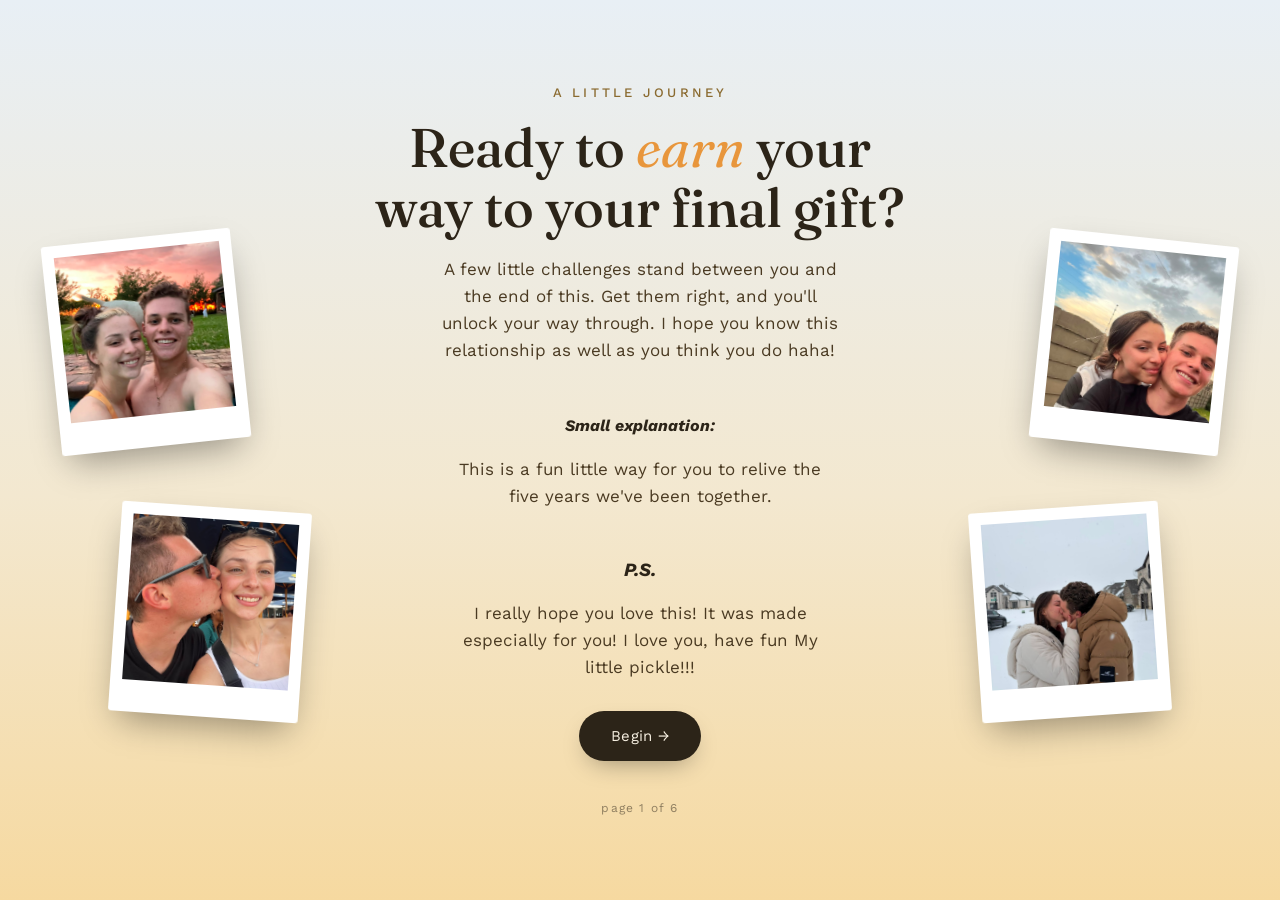
<file: index.html>
<!DOCTYPE html>
<html lang="en">
<head>
  <meta charset="UTF-8">
  <meta name="viewport" content="width=device-width, initial-scale=1.0">
  <title>The Journey Begins</title>
  <!-- this links to the shared stylesheet, so keep style.css in the same folder -->
  <link rel="stylesheet" href="css/style.css">
</head>

<body class="theme-day">

  <div class="start-photo start-photo-left">
    <img src="photos/Year 2/Year2 (22).jpeg" alt="">
  </div>

  <div class="start-photo start-photo-right">
    <img src="photos/Year 1/Year1 (21).jpeg" alt="">
  </div>

  <div class="start-photo start-photo-left-lower">
    <img src="photos/Year 3/Year3 (22).jpeg" alt="">
  </div>

  <div class="start-photo start-photo-right-lower">
    <img src="photos/Year 5/Year5 (1).jpeg" alt="">
  </div>

</div>
  <span class="eyebrow">A little journey</span>

  <h1>Ready to <em>earn</em> your way to your final gift?</h1>

  <p>
    A few little challenges stand between you and the end of this.
    Get them right, and you'll unlock your way through. I hope you know this relationship as well as you think you do haha!
  </p>
  <h4><em>Small explanation:</em></h4>
  <p>This is a fun little way for you to relive the five years we've been together.</p>
  

  <h3><em>P.S.</em></h2>
  <p>
    I really hope you love this! It was made especially for you! I love you, have fun My little pickle!!!
  </p>
  <!-- this button just links to the next file, puzzle1.html -->
  <a class="btn" href="puzzle1.html">Begin →</a>

  <footer>page 1 of 6</footer>

</body>
</html>
</file>
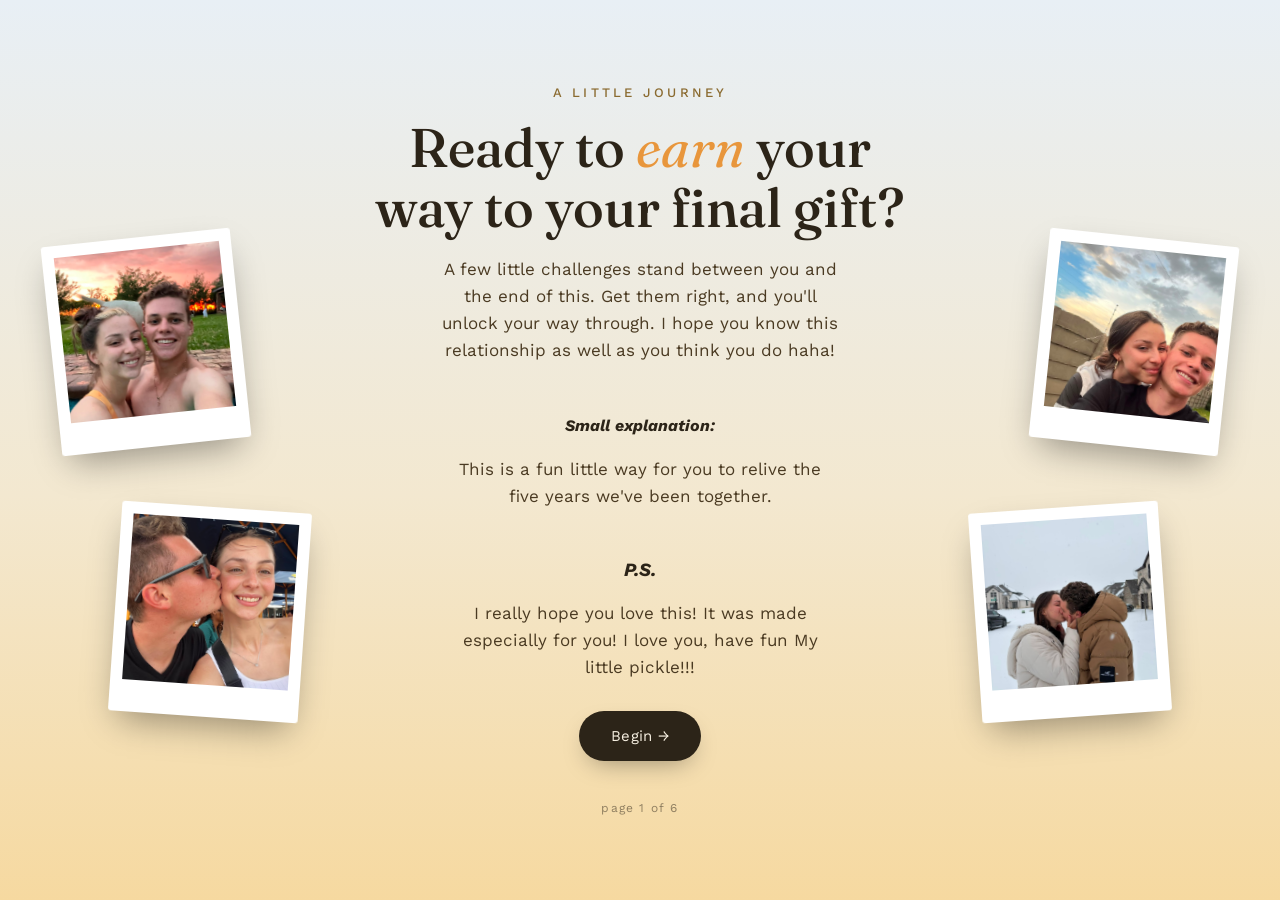
<file: Kieran-Website/index.html>
<!DOCTYPE html>
<html lang="en">
<head>
  <meta charset="UTF-8">
  <meta name="viewport" content="width=device-width, initial-scale=1.0">
  <title>The Journey Begins</title>
  <!-- this links to the shared stylesheet, so keep style.css in the same folder -->
  <link rel="stylesheet" href="/css/style.css">
</head>

<body class="theme-day">

  <div class="start-photo start-photo-left">
    <img src="/photos/Year 2/Year2 (22).jpeg" alt="">
  </div>

  <div class="start-photo start-photo-right">
    <img src="/photos/Year 1/Year1 (21).jpeg" alt="">
  </div>

  <div class="start-photo start-photo-left-lower">
    <img src="/photos/Year 3/Year3 (22).jpeg" alt="">
  </div>

  <div class="start-photo start-photo-right-lower">
    <img src="/photos/Year 5/Year5 (1).jpeg" alt="">
  </div>

</div>
  <span class="eyebrow">A little journey</span>

  <h1>Ready to <em>earn</em> your way to your final gift?</h1>

  <p>
    A few little challenges stand between you and the end of this.
    Get them right, and you'll unlock your way through. I hope you know this relationship as well as you think you do haha!
  </p>
  <h4><em>Small explanation:</em></h4>
  <p>This is a fun little way for you to relive the five years we've been together.</p>
  

  <h3><em>P.S.</em></h2>
  <p>
    I really hope you love this! It was made especially for you! I love you, have fun My little pickle!!!
  </p>
  <!-- this button just links to the next file, puzzle1.html -->
  <a class="btn" href="puzzle1.html">Begin →</a>

  <footer>page 1 of 6</footer>

</body>
</html>
</file>
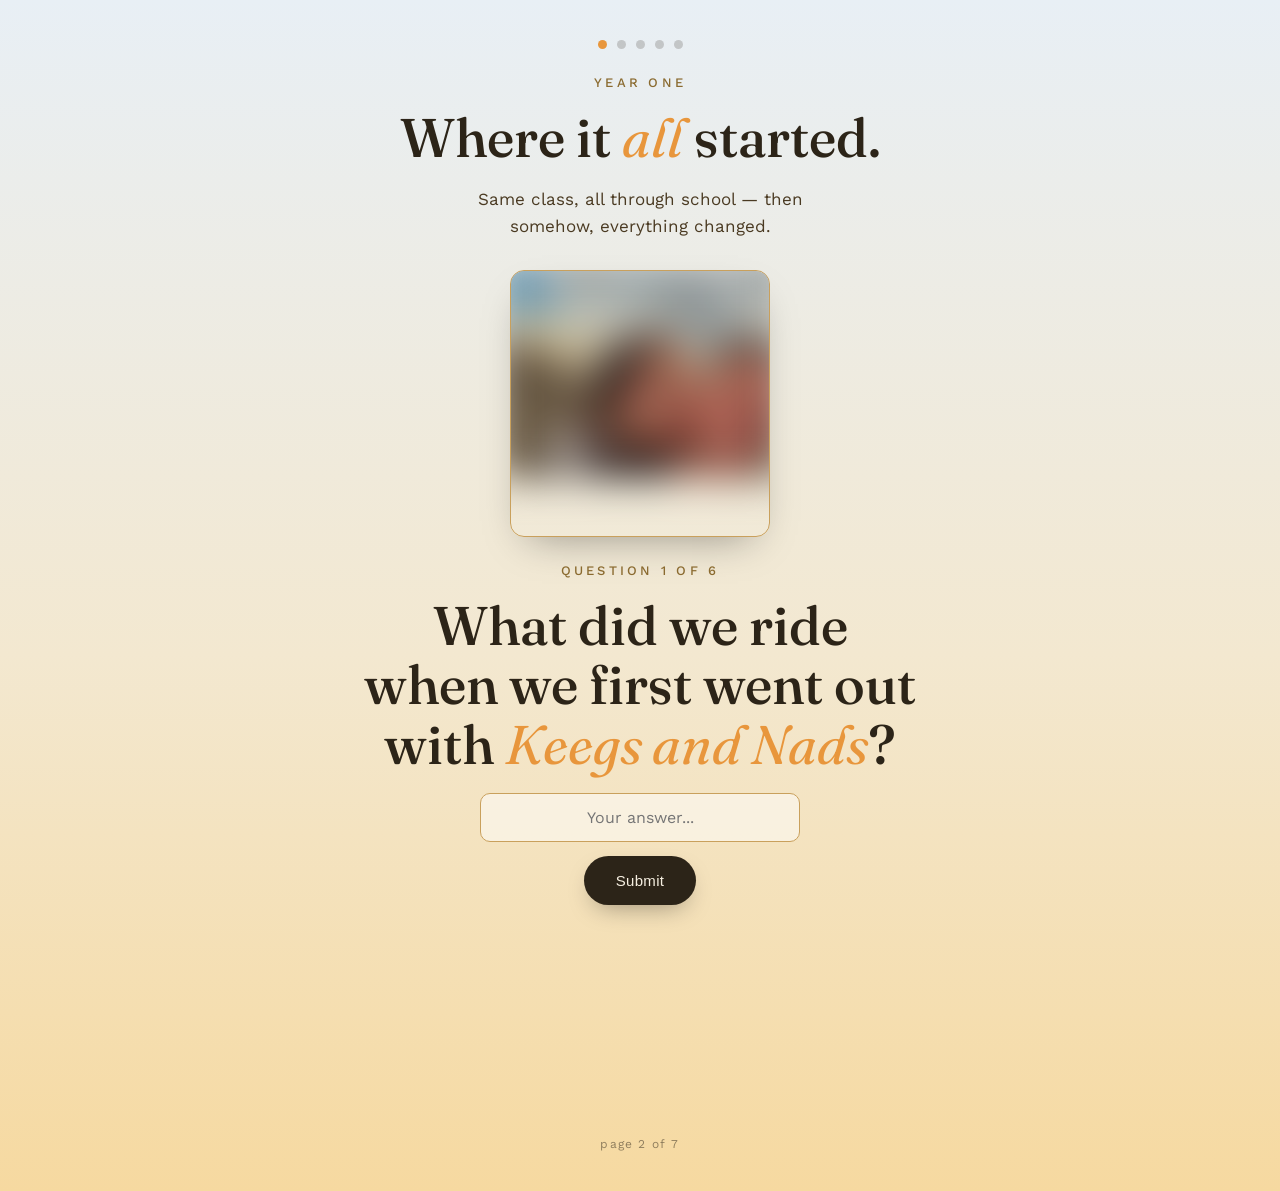
<file: puzzle1.html>
<!DOCTYPE html>
<html lang="en">
<head>
  <meta charset="UTF-8">
  <meta name="viewport" content="width=device-width, initial-scale=1.0">
  <title>Year One</title>
  <link rel="stylesheet" href="css/style.css">
</head>

<body class="theme-day">

  <div class="progress-dots">
    <span class="dot active"></span>
    <span class="dot"></span><span class="dot"></span><span class="dot"></span><span class="dot"></span>
  </div>

  <span class="eyebrow">Year One</span>
  <h1>Where it <em>all</em> started.</h1>
  <p>Same class, all through school — then somehow, everything changed.</p>

  <!-- blurred reward photo, comes into focus once all questions are solved -->
  <div class="puzzle-reward" id="rewardPhoto1">
    <img src="photos/Year 1/Year1 (21).jpeg" alt="">
    <p class="puzzle-reward-caption">There was only ever you.</p>
  </div>

  <!-- ============ QUESTION 1 ============ -->
  <span class="eyebrow">Question 1 of 6</span>
  <h1>What did we ride<br>when we first went out with <em>Keegs and Nads</em>?</h1>
  <input type="text" id="q1Box" class="answer-box" placeholder="Your answer..." autocomplete="off">
  <div><button class="btn" onclick="checkQ1()">Submit</button></div>
  <p class="result-text" id="q1Result"></p>
  <div class="question-reward" id="q1Photo">
    <img src="photos/Year 1/Year1 (3).jpeg" alt="">
  </div>

  <!-- ============ QUESTION 2 ============ -->
  <div id="q2Block" class="btn-hidden">
    <hr style="width:60px; border:none; border-top:1.5px solid var(--gold); margin:30px 0;">
    <span class="eyebrow">Question 2 of 6</span>
    <h1>What date<br>did you ask me to be <em> your girlfriend</em>?</h1>
    <div class="option-row">
      <button class="option-btn" onclick="checkQ2(this, false)">26 May 2021</button>
      <button class="option-btn" onclick="checkQ2(this, true)">20 July 2021</button>
      <button class="option-btn" onclick="checkQ2(this, false)">20 July 2020</button>
    </div>
    <p class="result-text" id="q2Result"></p>
    <div class="question-reward" id="q2Photo">
      <img src="photos/Year 1/Year1 (9).jpeg" alt="">
    </div>
  </div>

  <!-- ============ QUESTION 3 ============ -->
  <div id="q3Block" class="btn-hidden">
    <hr style="width:60px; border:none; border-top:1.5px solid var(--gold); margin:30px 0;">
    <span class="eyebrow">Question 3 of 6</span>
    <h1>Where did you<br>first start <em>working</em>?</h1>
    <input type="text" id="q3Box" class="answer-box" placeholder="Your answer..." autocomplete="off">
    <div><button class="btn" onclick="checkQ3()">Submit</button></div>
    <p class="result-text" id="q3Result"></p>
    <div class="question-reward" id="q3Photo">
      <img src="photos/Year 1/Year1 (25).jpeg" alt="">
    </div>
  </div>

  <!-- ============ QUESTION 4 ============ -->
  <div id="q4Block" class="btn-hidden">
    <hr style="width:60px; border:none; border-top:1.5px solid var(--gold); margin:30px 0;">
    <span class="eyebrow">Question 4 of 6</span>
    <h1>Where did we go on our first date</h1>
    <div class="option-row">
      <button class="option-btn" onclick="checkQ4(this, true)">The Movies</button>
      <button class="option-btn" onclick="checkQ4(this, false)">Bass Lake</button>
      <button class="option-btn" onclick="checkQ4(this, false)">A mountain</button>
    </div>
    <p class="result-text" id="q4Result"></p>
    <div class="question-reward" id="q4Photo">
      <img src="photos/Year 1/Year1 (1).jpeg" alt="">
    </div>
  </div>

  <!-- ============ QUESTION 5 ============ -->
  <div id="q5Block" class="btn-hidden">
    <hr style="width:60px; border:none; border-top:1.5px solid var(--gold); margin:30px 0;">
    <span class="eyebrow">Question 5 of 6</span>
    <h1>What movie did we watch?</h1>
    <input type="text" id="q5Box" class="answer-box" placeholder="Your answer..." autocomplete="off">
    <div><button class="btn" onclick="checkQ5()">Submit</button></div>
    <p class="result-text" id="q5Result"></p>
    <div class="question-reward" id="q5Photo">
      <img src="photos/Year 1/Year1 (7).jpeg" alt="">
    </div>
  </div>

  <!-- ============ QUESTION 6 ============ -->
  <div id="q6Block" class="btn-hidden">
    <hr style="width:60px; border:none; border-top:1.5px solid var(--gold); margin:30px 0;">
    <span class="eyebrow">Question 6 of 6</span>
    <h1>Where did we spend New Years</h1>
    <div class="option-row">
      <button class="option-btn" onclick="checkQ6(this, false)">At Home</button>
      <button class="option-btn" onclick="checkQ6(this, true)">Reegs' house</button>
      <button class="option-btn" onclick="checkQ6(this, false)">The Farm</button>
    </div>
    <p class="result-text" id="q6Result"></p>
    <div class="question-reward" id="q6Photo">
      <img src="photos/Year 1/Year1 (12).jpeg" alt="">
    </div>
  </div>

  <!-- extra photos/videos from year 1 -->
  <div id="galleryBlock1" class="btn-hidden">
    <hr style="width:60px; border:none; border-top:1.5px solid var(--gold); margin:30px 0;">

    <p class="polaroid-hint">a few favourites from year one (drag these around)</p>
    <div class="polaroid-board" id="board1">
      <div class="polaroid" data-file="Year1 (2).jpeg" data-caption="Our trip around Henley">
        <img src="photos/Year 1/Year1 (2).jpeg" alt="">
        <p class="polaroid-caption">Our trip around Henley</p>
      </div>
      <div class="polaroid" data-file="Year1 (5).jpeg" data-caption="Our first proper picture together">
        <img src="photos/Year 1/Year1 (5).jpeg" alt="">
        <p class="polaroid-caption">Our first proper picture together</p>
      </div>
      <div class="polaroid" data-file="Year1 (14).jpeg" data-caption="A cute little Adventure">
        <img src="photos/Year 1/Year1 (14).jpeg" alt="">
        <p class="polaroid-caption">A cute little Adventure</p>
      </div>
    </div>

    <p class="polaroid-hint">and the rest (tap to view)</p>
    <div class="filmstrip" id="filmstrip1"></div>
  </div>

  <a id="nextLink" class="btn btn-hidden" style="margin-top:16px;" href="puzzle2.html">Continue to Year Two →</a>

  <footer>page 2 of 7</footer>

  <script>
    const q1Accepted = ["motorbike", "a motorbike", "husqvarna", "dirtbike"];
    const q3Accepted = ["mollys", "molly's"];
    const q5Accepted = ["trolls"];

    function reveal(id) { document.getElementById(id).classList.remove("btn-hidden"); }

    function checkQ1() {
      const input = document.getElementById("q1Box").value.trim().toLowerCase();
      const result = document.getElementById("q1Result");
      if (q1Accepted.includes(input)) {
        result.textContent = "That's right, my love.";
        document.getElementById("q1Photo").classList.add("show");
        reveal("q2Block");
      } else { result.textContent = "Not quite, try again."; }
    }

    function checkQ2(button, isCorrect) {
      const result = document.getElementById("q2Result");
      document.querySelectorAll("#q2Block .option-btn").forEach(b => b.classList.remove("correct", "wrong"));
      if (isCorrect) {
        button.classList.add("correct");
        result.textContent = "Exactly.";
        document.getElementById("q2Photo").classList.add("show");
        reveal("q3Block");
      } else {
        button.classList.add("wrong");
        result.textContent = "Not this one, try again.";
      }
    }

    function checkQ3() {
      const input = document.getElementById("q3Box").value.trim().toLowerCase();
      const result = document.getElementById("q3Result");
      if (q3Accepted.includes(input)) {
        result.textContent = "Correct.";
        document.getElementById("q3Photo").classList.add("show");
        reveal("q4Block");
      } else { result.textContent = "Try again."; }
    }

    function checkQ4(button, isCorrect) {
      const result = document.getElementById("q4Result");
      document.querySelectorAll("#q4Block .option-btn").forEach(b => b.classList.remove("correct", "wrong"));
      if (isCorrect) {
        button.classList.add("correct");
        result.textContent = "Correct.";
        document.getElementById("q4Photo").classList.add("show");
        reveal("q5Block");
      } else {
        button.classList.add("wrong");
        result.textContent = "Try again.";
      }
    }

    function checkQ5() {
      const input = document.getElementById("q5Box").value.trim().toLowerCase();
      const result = document.getElementById("q5Result");
      if (q5Accepted.includes(input)) {
        result.textContent = "Correct.";
        document.getElementById("q5Photo").classList.add("show");
        reveal("q6Block");
      } else { result.textContent = "Not quite."; }
    }

    function checkQ6(button, isCorrect) {
      const result = document.getElementById("q6Result");
      document.querySelectorAll("#q6Block .option-btn").forEach(b => b.classList.remove("correct", "wrong"));

      if (isCorrect) {
        button.classList.add("correct");
        result.textContent = "That's all of them.";
        document.getElementById("q6Photo").classList.add("show");
        document.getElementById("rewardPhoto1").classList.add("revealed");
        pinRewardPhoto("photos/Year 1/Year1 (21).jpeg", "There was only ever you.");
        reveal("galleryBlock1");
        reveal("nextLink");

        scatterPolaroids("board1", "photos/Year 1");

        // EDIT THIS: list every extra year 1 photo you want in the filmstrip
        buildFilmstrip("filmstrip1", "photos/Year 1", [
          { file: "Year1 (7).jpeg", caption: "" },
          { file: "Year1 (11).jpeg", caption: "" },
          { file: "Year1 (16).jpeg", caption: "" },
          { file: "Year1 (19).jpeg", caption: "" },
          { file: "Year1 (20).jpeg", caption: "" },
          { file: "Year1 (18).jpeg", caption: "" },
          { file: "Year1 (21).jpeg", caption: "" },
          { file: "Year1 (13).jpeg", caption: "" },
          { file: "Year1 (2).jpeg", caption: "" },
        ]);
      } else {
        button.classList.add("wrong");
        result.textContent = "Try again.";
      }
    }

    document.getElementById("q1Box").addEventListener("keydown", e => { if (e.key === "Enter") checkQ1(); });
    document.getElementById("q3Box").addEventListener("keydown", e => { if (e.key === "Enter") checkQ3(); });
    document.getElementById("q5Box").addEventListener("keydown", e => { if (e.key === "Enter") checkQ5(); });
  </script>

  <script src="js/gallery.js"></script>
  <script src="js/popup.js"></script>

</body>
</html>
</file>
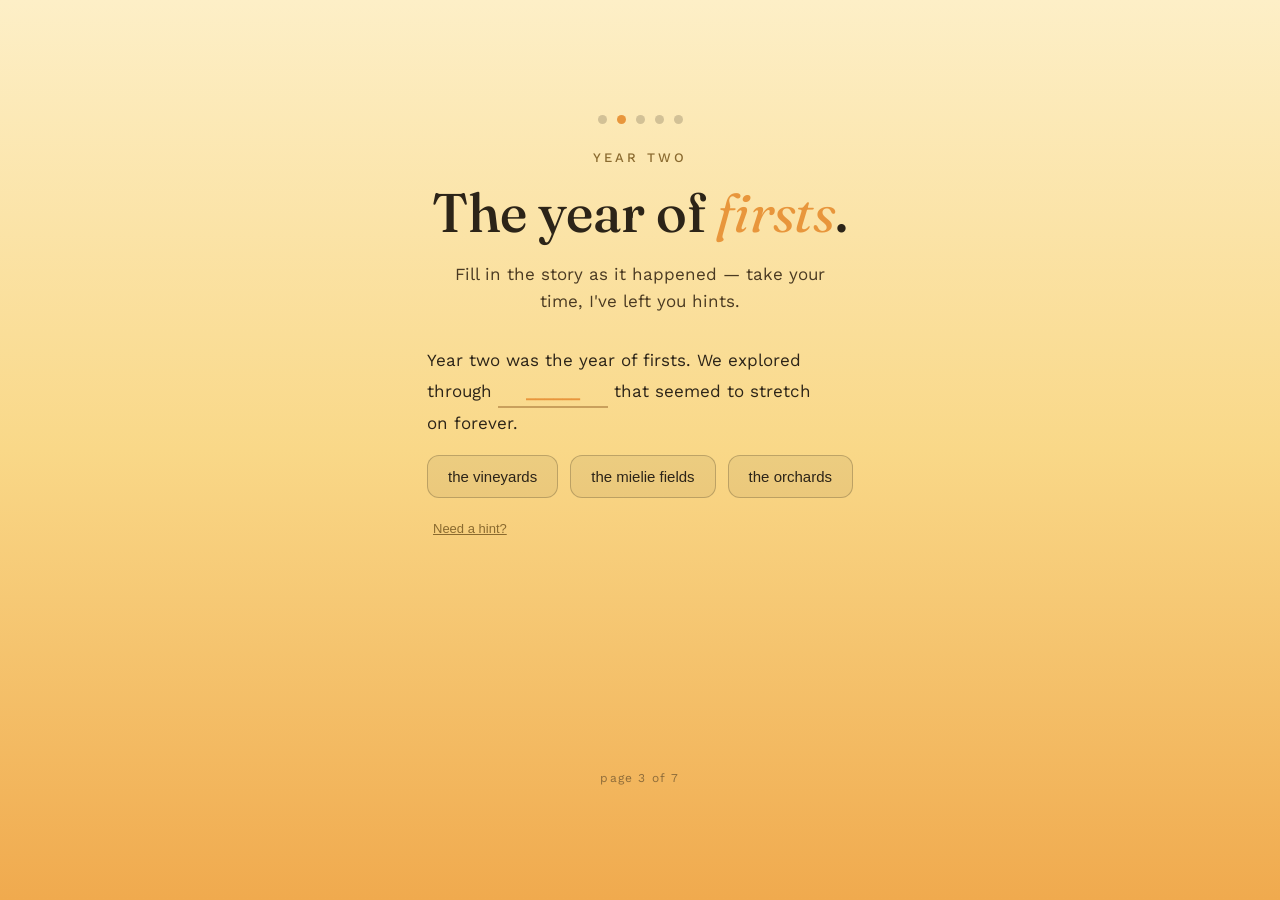
<file: puzzle2.html>
<!DOCTYPE html>
<html lang="en">
<head>
  <meta charset="UTF-8">
  <meta name="viewport" content="width=device-width, initial-scale=1.0">
  <title>Year Two — The Year of Firsts</title>
  <link rel="stylesheet" href="css/style.css">
</head>

<body class="theme-midday">

  <div class="progress-dots">
    <span class="dot"></span>
    <span class="dot active"></span>
    <span class="dot"></span><span class="dot"></span><span class="dot"></span>
  </div>

  <span class="eyebrow">Year Two</span>
  <h1>The year of <em>firsts</em>.</h1>
  <p>Fill in the story as it happened — take your time, I've left you hints.</p>

  <div class="story-block">

    <p class="story-text">
      Year two was the year of firsts. We explored through
      <span class="story-blank" id="blank1">______</span>
      that seemed to stretch on forever.
    </p>

    <!-- BLANK 1 -->
    <div id="fill1Block">
      <div class="option-row">
        <button class="option-btn" onclick="checkBlank(1, this, false)">the vineyards</button>
        <button class="option-btn" onclick="checkBlank(1, this, true)">the mielie fields</button>
        <button class="option-btn" onclick="checkBlank(1, this, false)">the orchards</button>
      </div>
      <button class="hint-btn" onclick="toggleHint(1)">Need a hint?</button>
      <p class="hint-text" id="hintText1">Think tall, golden, and ... popcorn.</p>
      <p class="result-text" id="result1"></p>
      <div class="question-reward" id="photo1"><img src="photos/Year 2/corn.jpeg" alt=""></div>
    </div>

    <!-- BLANK 2 -->
    <div id="fill2Block" class="btn-hidden">
      <p class="story-text">
        That summer we rode
        <span class="story-blank" id="blank2">______</span>
        and spent the whole day out on the water at River Rats.
      </p>
      <div class="option-row">
        <button class="option-btn" onclick="checkBlank(2, this, false)">my brother's boat</button>
        <button class="option-btn" onclick="checkBlank(2, this, true)">your brother's boat</button>
        <button class="option-btn" onclick="checkBlank(2, this, false)">a rental boat</button>
      </div>
      <button class="hint-btn" onclick="toggleHint(2)">Need a hint?</button>
      <p class="hint-text" id="hintText2">Family, not a stranger's.</p>
      <p class="result-text" id="result2"></p>
      <div class="question-reward" id="photo2"><img src="photos/Year 2/Year2 (4).jpeg" alt=""></div>
    </div>

    <!-- BLANK 3 — matric dance -->
    <div id="fill3Block" class="btn-hidden">
      <p class="story-text">
        Then came November, and matric dance, and I don't think I've ever seen you look more
        <span class="story-blank" id="blank3">______</span>
        than you did that night.
      </p>
      <div class="option-row">
        <button class="option-btn" onclick="checkBlank(3, this, false)">good</button>
        <button class="option-btn" onclick="checkBlank(3, this, true)">super duper handsome</button>
        <button class="option-btn" onclick="checkBlank(3, this, false)">a bit tired</button>
      </div>
      <button class="hint-btn" onclick="toggleHint(3)">Need a hint?</button>
      <p class="hint-text" id="hintText3">There's only one right answer here, and you know it!</p>
      <p class="result-text" id="result3"></p>
      <div class="question-reward" id="photo3"><img src="photos/Year 2/Year2 (13).jpeg" alt=""></div>
    </div>

    <!-- BLANK 4 — Melrose Arch -->
    <div id="fill4Block" class="btn-hidden">
      <p class="story-text">
        After Christmas that year, we wandered around
        <span class="story-blank" id="blank4">______</span>
        to see all the lights.
      </p>
      <input type="text" id="blank4Box" class="answer-box" placeholder="Type it in..." autocomplete="off">
      <div><button class="btn" onclick="checkTextBlank(4)">Submit</button></div>
      <button class="hint-btn" onclick="toggleHint(4)">Need a hint?</button>
      <p class="hint-text" id="hintText4">A shopping place near Sandton... two words.</p>
      <p class="result-text" id="result4"></p>
      <div class="question-reward" id="photo4"><img src="photos/Year 2/Year2 (6).jpeg" alt=""></div>
    </div>

    <!-- BLANK 5 — cheek kisses -->
    <div id="fill5Block" class="btn-hidden">
      <p class="story-text">
        Somewhere between the lights and the cold, we snuck in more
        <span class="story-blank" id="blank5">______</span>
        than either of us could count.
      </p>
      <div class="option-row">
        <button class="option-btn" onclick="checkBlank(5, this, false)">handshakes</button>
        <button class="option-btn" onclick="checkBlank(5, this, true)">cheek kisses</button>
        <button class="option-btn" onclick="checkBlank(5, this, false)">high fives</button>
      </div>
      <button class="hint-btn" onclick="toggleHint(5)">Need a hint?</button>
      <p class="hint-text" id="hintText5">Somewhere between a hug and a real kiss.</p>
      <p class="result-text" id="result5"></p>
      <div class="question-reward" id="photo5"><img src="photos/Year 2/Year2 (60).jpeg" alt=""></div>
    </div>

    <!-- BLANK 6 — US trip -->
    <div id="fill6Block" class="btn-hidden">
      <p class="story-text">
        And that year, we did something exciting. Our first international trip together, all the way to
        <span class="story-blank" id="blank6">______</span>.
      </p>
      <input type="text" id="blank6Box" class="answer-box" placeholder="Type it in..." autocomplete="off">
      <div><button class="btn" onclick="checkTextBlank(6)">Submit</button></div>
      <button class="hint-btn" onclick="toggleHint(6)">Need a hint?</button>
      <p class="hint-text" id="hintText6">Stars and stripes.</p>
      <p class="result-text" id="result6"></p>
      <div class="question-reward" id="photo6"><img src="photos/Year 2/Year2 (43).jpeg" alt=""></div>
    </div>

    <!-- BLANK 7 — ice skating -->
    <div id="fill7Block" class="btn-hidden">
      <p class="story-text">
        We also tried
        <span class="story-blank" id="blank7">______</span>
        for the very first time, and had purple slushies, and took pictures more than we skated.
      </p>
      <input type="text" id="blank7Box" class="answer-box" placeholder="Type it in..." autocomplete="off">
      <div><button class="btn" onclick="checkTextBlank(7)">Submit</button></div>
      <button class="hint-btn" onclick="toggleHint(7)">Need a hint?</button>
      <p class="hint-text" id="hintText7">Cold, slippery, and we were pretty good at it.</p>
      <p class="result-text" id="result7"></p>
      <div class="question-reward" id="photo7"><img src="photos/Year 2/Year2 (56).jpeg" alt=""></div>
    </div>

    <!-- BLANK 8 — the duck -->
    <div id="fill8Block" class="btn-hidden">
      <p class="story-text">
        And somewhere in the middle of it all, completely out of nowhere, we made a very unexpected little friend, a
        <span class="story-blank" id="blank8">______</span>.
      </p>
      <input type="text" id="blank8Box" class="answer-box" placeholder="Type it in..." autocomplete="off">
      <div><button class="btn" onclick="checkTextBlank(8)">Submit</button></div>
      <button class="hint-btn" onclick="toggleHint(8)">Need a hint?</button>
      <p class="hint-text" id="hintText8">It quacked.</p>
      <p class="result-text" id="result8"></p>
      <div class="question-reward" id="photo8"><img src="photos/Year 2/WhatsApp Image 2026-07-19 at 11.20.48 AM.jpeg" alt=""></div>
    </div>

  </div>

  <!-- all year 2 photos, masonry style -->
  <div id="galleryBlock2" class="btn-hidden">
    <hr style="width:60px; border:none; border-top:1.5px solid var(--gold); margin:30px 0;">
    <p class="masonry-heading">year two, in pictures. Click them to make them bigger!</p>
    <div class="masonry-grid" id="masonry2"></div>
  </div>

  <a id="nextLink" class="btn btn-hidden" style="margin-top:16px;" href="puzzle3.html">Continue to Year Three →</a>

  <footer>page 3 of 7</footer>

  <script>
    const textAnswers = {
      4: ["melrose arch", "melrose"],
      6: ["the us", "the usa", "usa", "us", "america", "the united states", "united states", "texas"],
      7: ["ice skating", "skating"],
      8: ["duck", "a duck"]
    };

    function reveal(id) { document.getElementById(id).classList.remove("btn-hidden"); }
    function toggleHint(n) { document.getElementById("hintText" + n).classList.toggle("show"); }
    function fillBlank(n, text) { document.getElementById("blank" + n).textContent = text; }

    // for multiple-choice blanks (1, 2, 3, 5)
    function checkBlank(n, button, isCorrect) {
      const result = document.getElementById("result" + n);
      const block = button.closest("div[id^='fill" + n + "Block']");
      block.querySelectorAll(".option-btn").forEach(b => b.classList.remove("correct", "wrong"));

      if (isCorrect) {
        button.classList.add("correct");
        result.textContent = "That's right.";
        fillBlank(n, button.textContent);
        document.getElementById("photo" + n).classList.add("show");
        reveal("fill" + (n + 1) + "Block");
      } else {
        button.classList.add("wrong");
        result.textContent = "Not a chance.";
      }
    }

    // for typed blanks (4, 6, 7, 8)
    function checkTextBlank(n) {
      const input = document.getElementById("blank" + n + "Box").value.trim().toLowerCase();
      const result = document.getElementById("result" + n);

      if (textAnswers[n].includes(input)) {
        result.textContent = "That's right.";
        fillBlank(n, document.getElementById("blank" + n + "Box").value.trim());
        document.getElementById("photo" + n).classList.add("show");

        if (n === 8) {
          finishStory();
        } else {
          reveal("fill" + (n + 1) + "Block");
        }
      } else {
        result.textContent = "Not quite... try again.";
      }
    }

    function finishStory() {
      pinRewardPhoto("photos/Year 2/Year2 (57).jpeg", "All the firsts, in one year.");
      reveal("galleryBlock2");
      reveal("nextLink");

      // EDIT THIS: list every year 2 photo you want in the grid —
      // the folder path (2nd argument) needs the leading slash;
      // filenames in the list itself do not.
      buildMasonry("masonry2", "photos/Year 2", [
        "Year2 (57).jpeg", "Year2 (53).jpeg", "Year2 (48).jpeg", "Year2 (46).jpeg", "Year2 (44).jpeg",
        "Year2 (32).jpeg", "Year2 (37).jpeg", "Year2 (24).jpeg", "Year2 (16).jpeg", "Year2 (12).jpeg"
      ]);
    }

    document.getElementById("blank4Box").addEventListener("keydown", e => { if (e.key === "Enter") checkTextBlank(4); });
    document.getElementById("blank6Box").addEventListener("keydown", e => { if (e.key === "Enter") checkTextBlank(6); });
    document.getElementById("blank7Box").addEventListener("keydown", e => { if (e.key === "Enter") checkTextBlank(7); });
    document.getElementById("blank8Box").addEventListener("keydown", e => { if (e.key === "Enter") checkTextBlank(8); });
  </script>

  <script src="js/gallery.js"></script>
  <script src="js/popup.js"></script>

</body>
</html>
</file>
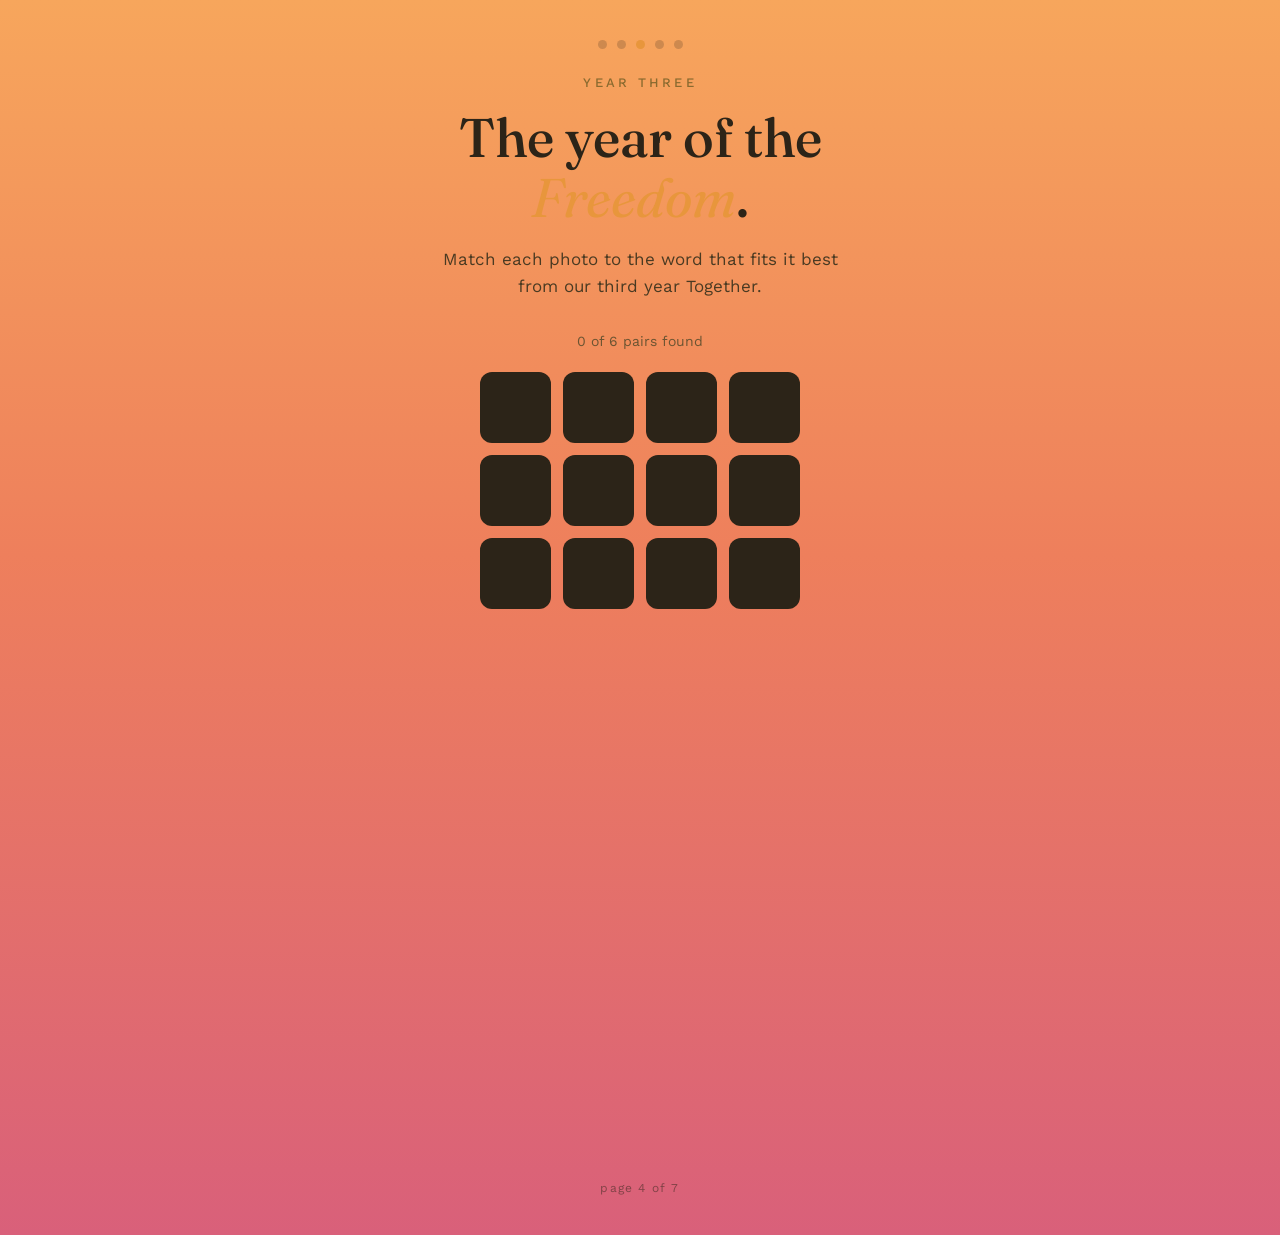
<file: puzzle3.html>
<!DOCTYPE html>
<html lang="en">
<head>
  <meta charset="UTF-8">
  <meta name="viewport" content="width=device-width, initial-scale=1.0">
  <title>Year Three</title>
  <link rel="stylesheet" href="css/style.css">
</head>

<body class="theme-sunset">

  <div class="progress-dots">
    <span class="dot"></span><span class="dot"></span>
    <span class="dot active"></span>
    <span class="dot"></span><span class="dot"></span>
  </div>

  <span class="eyebrow">Year Three</span>
  <h1>The year of the <em>Freedom</em>.</h1>
  <p>Match each photo to the word that fits it best from our third year Together.</p>

  <p class="memory-status" id="status">0 of 6 pairs found</p>

  <div class="memory-grid" id="grid"></div>

  <!-- milestone photo, appears after 2 pairs -->
  <div class="milestone-photo" id="milestone1">
    <img src="photos/Year 3/Year3 (7).jpeg" alt="">
    <p class="milestone-caption">Nothing but love for you</p>
  </div>

  <!-- milestone photo, appears after 4 pairs -->
  <div class="milestone-photo" id="milestone2">
    <img src="photos/Year 3/Year3 (27).jpeg" alt="">
    <p class="milestone-caption">No one but you</p>
  </div>

  <!-- combination lock, appears once all pairs are found, gates the collage -->
  <div id="lockBlock" class="btn-hidden">
    <hr style="width:60px; border:none; border-top:1.5px solid var(--gold); margin:30px 0;">
    <span class="eyebrow">One Last Lock</span>
    <h1>Dial in the date<br>of my favourite persons <em>Birthday</em>.</h1>
    <p>Use the arrows to set the day and month.</p>

    <div class="lock-wheels" id="lockWheels"></div>
    <p class="lock-status" id="lockStatus"></p>
    <div><button class="btn" onclick="checkLock()">Unlock</button></div>
  </div>

  <!-- all year 3 photos, masonry style — stays hidden until the lock opens -->
  <div id="galleryBlock3" class="btn-hidden">
    <hr style="width:60px; border:none; border-top:1.5px solid var(--gold); margin:30px 0;">
    <p class="masonry-heading">year three, some of my favourites</p>
    <div class="masonry-grid" id="masonry3"></div>
  </div>

  <a id="nextLink" class="btn btn-hidden" style="margin-top:16px;" href="puzzle4.html">Continue to Year Four →</a>

  <footer>page 4 of 7</footer>

  <script>
    /* EDIT THIS: each pair is one photo + one word describing it.
       pairId links them — must match exactly between the two entries.
       Swap the "file" values for your real year 3 photos. */
    const cardData = [
      { pairId: 1, type: "image", file: "Year3 (28).jpeg" },
      { pairId: 1, type: "word",  text: "Vaal" },

      { pairId: 2, type: "image", file: "Year3 (26).jpeg" },
      { pairId: 2, type: "word",  text: "Valentines" },

      { pairId: 3, type: "image", file: "Year3 (22).jpeg" },
      { pairId: 3, type: "word",  text: "Favourite" },

      { pairId: 4, type: "image", file: "Year3 (6).jpeg" },
      { pairId: 4, type: "word",  text: "Celebrate" },

      { pairId: 5, type: "image", file: "Year3 (3).jpeg" },
      { pairId: 5, type: "word",  text: "Fun" },

      { pairId: 6, type: "image", file: "Year3 (4).jpeg" },
      { pairId: 6, type: "word",  text: "Joy" }
    ];

    // EDIT THIS: real date of the 21st, e.g. July 14th = [0,7,1,4]
    const correctDigits = [1, 8, 0, 2];
    let currentDigits = [0, 0, 0, 0];

    let cards = [...cardData];
    cards.sort(() => Math.random() - 0.5);

    let flippedCards = [];
    let matchedCount = 0;
    let lock = false;
    const totalPairs = cardData.length / 2;

    const grid = document.getElementById("grid");

    cards.forEach((card) => {
      const cardEl = document.createElement("div");
      cardEl.className = "memory-card";
      cardEl.dataset.pairId = card.pairId;

      if (card.type === "image") {
        const img = document.createElement("img");
        img.className = "match-card-img";
        img.src = "photos/Year 3/" + card.file;
        cardEl.appendChild(img);
      } else {
        const span = document.createElement("span");
        span.className = "match-card-word";
        span.textContent = card.text;
        cardEl.appendChild(span);
      }

      cardEl.addEventListener("click", () => flipCard(cardEl));
      grid.appendChild(cardEl);
    });

    function flipCard(cardEl) {
      if (lock) return;
      if (cardEl.classList.contains("flipped") || cardEl.classList.contains("matched")) return;
      if (flippedCards.length === 2) return;

      cardEl.classList.add("flipped");
      flippedCards.push(cardEl);

      if (flippedCards.length === 2) {
        checkMatch();
      }
    }

    function checkMatch() {
      const [first, second] = flippedCards;

      if (first.dataset.pairId === second.dataset.pairId) {
        first.classList.add("matched");
        second.classList.add("matched");
        matchedCount++;
        document.getElementById("status").textContent = matchedCount + " of " + totalPairs + " pairs found";
        flippedCards = [];

        if (matchedCount === 2) {
          document.getElementById("milestone1").classList.add("show");
        }
        if (matchedCount === 4) {
          document.getElementById("milestone2").classList.add("show");
        }

        if (matchedCount === totalPairs) {
          document.getElementById("status").textContent = "All pairs found.";
          document.getElementById("lockBlock").classList.remove("btn-hidden");
          buildLock();
        }
      } else {
        lock = true;
        setTimeout(() => {
          first.classList.remove("flipped");
          second.classList.remove("flipped");
          flippedCards = [];
          lock = false;
        }, 700);
      }
    }

    function buildLock() {
      const wheelsContainer = document.getElementById("lockWheels");
      wheelsContainer.innerHTML = "";
      correctDigits.forEach((_, i) => {
        const wheel = document.createElement("div");
        wheel.className = "lock-wheel";
        wheel.innerHTML = `
          <button class="lock-arrow" onclick="changeDigit(${i}, 1)">▲</button>
          <div class="lock-digit" id="digit${i}">0</div>
          <button class="lock-arrow" onclick="changeDigit(${i}, -1)">▼</button>
        `;
        wheelsContainer.appendChild(wheel);
      });
    }

    function changeDigit(index, direction) {
      currentDigits[index] = (currentDigits[index] + direction + 10) % 10;
      document.getElementById("digit" + index).textContent = currentDigits[index];
    }

    function checkLock() {
      const status = document.getElementById("lockStatus");
      const isCorrect = currentDigits.every((d, i) => d === correctDigits[i]);

      if (isCorrect) {
        status.textContent = "The lock clicks open.";
        pinRewardPhoto("photos/Year 3/Year3 (1).jpeg", "Your face when you realised it was real.");
        document.getElementById("galleryBlock3").classList.remove("btn-hidden");
        document.getElementById("nextLink").classList.remove("btn-hidden");

        // EDIT THIS: list every year 3 photo you want in the grid
        buildMasonry("masonry3", "photos/Year 3", [
          "Year3 (9).jpeg", "Year3 (10).jpeg", "Year3 (5).jpeg", "Year3 (12).jpeg", "Year3 (13).jpeg",
          "Year3 (14).jpeg", "Year3 (15).jpeg", "Year3 (16).jpeg", "Year3 (17).jpeg", "Year3 (18).jpeg"
        ]);
      } else {
        status.textContent = "Not quite the right date — try again.";
      }
    }
  </script>

  <script src="js/gallery.js"></script>
  <script src="js/popup.js"></script>

</body>
</html>
</file>
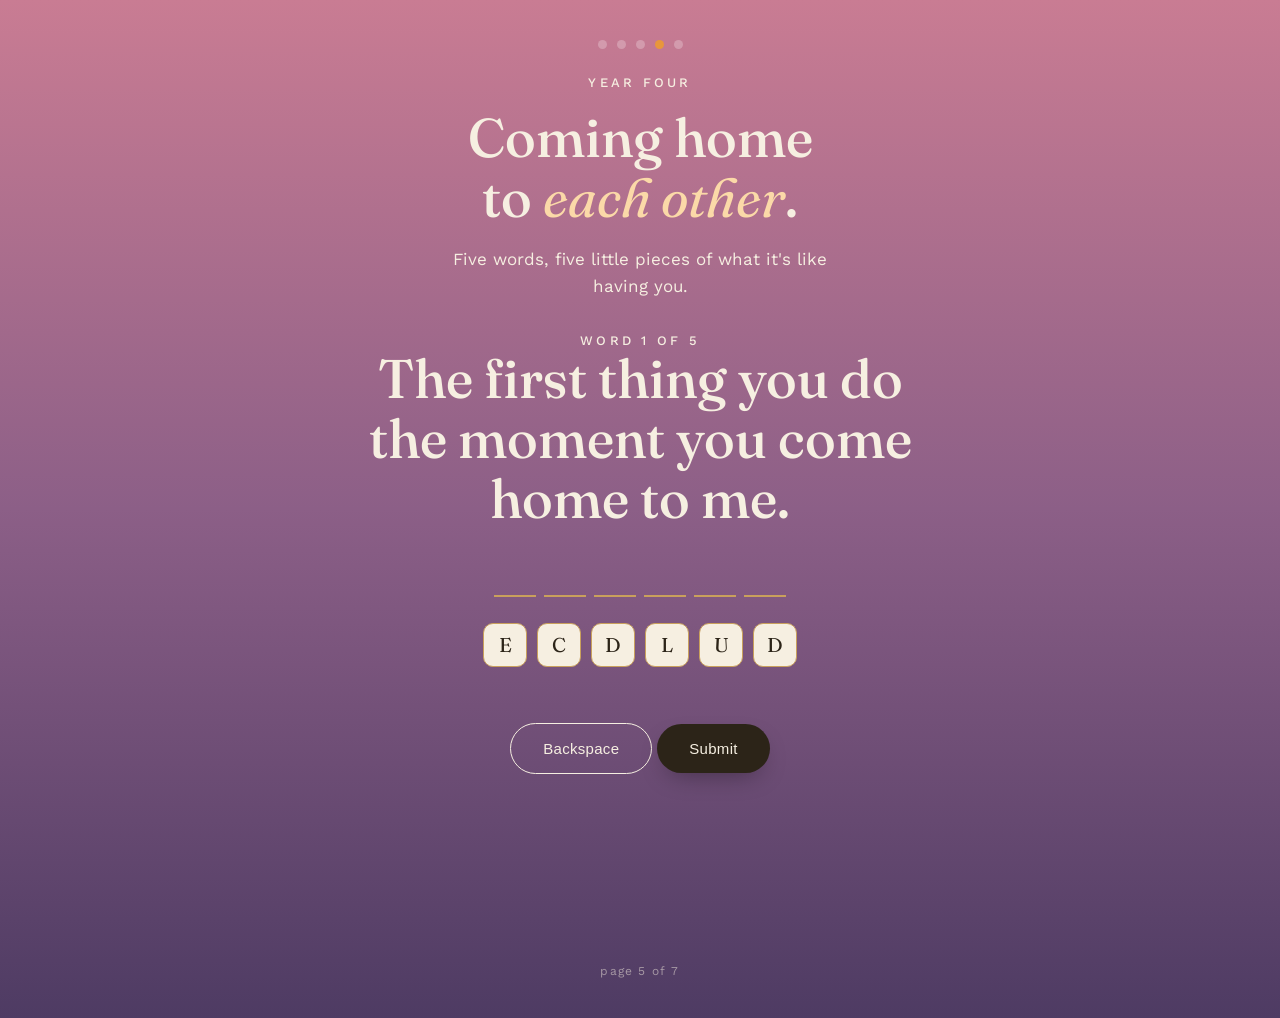
<file: puzzle4.html>
<!DOCTYPE html>
<html lang="en">
<head>
  <meta charset="UTF-8">
  <meta name="viewport" content="width=device-width, initial-scale=1.0">
  <title>Year Four</title>
  <link rel="stylesheet" href="css/style.css">
</head>

<body class="theme-dusk">

  <div class="progress-dots">
    <span class="dot"></span><span class="dot"></span><span class="dot"></span>
    <span class="dot active"></span>
    <span class="dot"></span>
  </div>

  <span class="eyebrow">Year Four</span>
  <h1>Coming home<br>to <em>each other</em>.</h1>
  <p>Five words, five little pieces of what it's like having you.</p>

  <!-- ============ WORD 1 ============ -->
  <div id="scramble1Block">
    <span class="eyebrow">Word 1 of 5</span>
    <h1>The first thing you do<br>the moment you come home to me.</h1>
    <div class="spelled-word" id="spelledWord1"></div>
    <div class="letter-tiles" id="letterTiles1"></div>
    <p class="scramble-status" id="scrambleStatus1"></p>
    <div>
      <button class="btn btn-secondary" onclick="backspace(1)">Backspace</button>
      <button class="btn" onclick="checkWord(1)">Submit</button>
    </div>
    <div class="question-reward" id="photo1"><img src="photos/Year 4/Year4 (1).jpeg" alt=""></div>
  </div>

  <!-- ============ WORD 2 ============ -->
  <div id="scramble2Block" class="btn-hidden">
    <hr style="width:60px; border:none; border-top:1.5px solid var(--gold); margin:30px 0;">
    <span class="eyebrow">Word 2 of 5</span>
    <h1>What is your<br>Favourite, chocolate?</h1>
    <div class="spelled-word" id="spelledWord2"></div>
    <div class="letter-tiles" id="letterTiles2"></div>
    <p class="scramble-status" id="scrambleStatus2"></p>
    <div>
      <button class="btn btn-secondary" onclick="backspace(2)">Backspace</button>
      <button class="btn" onclick="checkWord(2)">Submit</button>
    </div>
    <div class="question-reward" id="photo2"><img src="photos/Year 4/Year4 (2).jpeg" alt=""></div>
  </div>

  <!-- ============ WORD 3 ============ -->
  <div id="scramble3Block" class="btn-hidden">
    <hr style="width:60px; border:none; border-top:1.5px solid var(--gold); margin:30px 0;">
    <span class="eyebrow">Word 3 of 5</span>
    <h1>What is one word,<br>everyone would describe you as?</h1>
    <div class="spelled-word" id="spelledWord3"></div>
    <div class="letter-tiles" id="letterTiles3"></div>
    <p class="scramble-status" id="scrambleStatus3"></p>
    <div>
      <button class="btn btn-secondary" onclick="backspace(3)">Backspace</button>
      <button class="btn" onclick="checkWord(3)">Submit</button>
    </div>
    <div class="question-reward" id="photo3"><img src="photos/Year 4/Year4 (3).jpeg" alt=""></div>
  </div>

  <!-- ============ WORD 4 ============ -->
  <div id="scramble4Block" class="btn-hidden">
    <hr style="width:60px; border:none; border-top:1.5px solid var(--gold); margin:30px 0;">
    <span class="eyebrow">Word 4 of 5</span>
    <h1>How do you make me<br> feel every single day being your partner?</h1>
    <div class="spelled-word" id="spelledWord4"></div>
    <div class="letter-tiles" id="letterTiles4"></div>
    <p class="scramble-status" id="scrambleStatus4"></p>
    <div>
      <button class="btn btn-secondary" onclick="backspace(4)">Backspace</button>
      <button class="btn" onclick="checkWord(4)">Submit</button>
    </div>
    <div class="question-reward" id="photo4"><img src="photos/Year 4/Year4 (4).jpeg" alt=""></div>
  </div>

  <!-- ============ WORD 5 ============ -->
  <div id="scramble5Block" class="btn-hidden">
    <hr style="width:60px; border:none; border-top:1.5px solid var(--gold); margin:30px 0;">
    <span class="eyebrow">Word 5 of 5</span>
    <h1>What it feels like,<br>every single time we close the gap.</h1>
    <div class="spelled-word" id="spelledWord5"></div>
    <div class="letter-tiles" id="letterTiles5"></div>
    <p class="scramble-status" id="scrambleStatus5"></p>
    <div>
      <button class="btn btn-secondary" onclick="backspace(5)">Backspace</button>
      <button class="btn" onclick="checkWord(5)">Submit</button>
    </div>
    <div class="question-reward" id="photo5"><img src="photos/Year 4/Year4 (5).jpeg" alt=""></div>
  </div>

  <!-- corkboard memory wall -->
  <div id="corkBlock" class="btn-hidden">
    <hr style="width:60px; border:none; border-top:1.5px solid var(--gold); margin:30px 0;">
    <p class="corkboard-heading">year four, pinned up</p>
    <div class="corkboard" id="cork4"></div>
  </div>

  <a id="nextLink" class="btn btn-hidden" style="margin-top:16px;" href="puzzle5.html">Continue to Year Five →</a>

  <footer>page 5 of 7</footer>

  <script>
    /* EDIT THESE: one word per puzzle, capital letters only. */
    const answerWords = {
      1: "CUDDLE",
      2: "LINDT",
      3: "INCREDIBLE",
      4: "SPOILT",
      5: "PERFECT"
    };

    const state = {};

    function setupScramble(i) {
      const word = answerWords[i];
      let letters = word.split("");
      letters.sort(() => Math.random() - 0.5);

      state[i] = { spelled: [], usedTileIndexes: [], letters: letters };

      const tilesContainer = document.getElementById("letterTiles" + i);
      const wordContainer = document.getElementById("spelledWord" + i);

      letters.forEach((letter, index) => {
        const tile = document.createElement("button");
        tile.className = "letter-tile";
        tile.textContent = letter;
        tile.dataset.index = index;
        tile.addEventListener("click", () => pickLetter(i, index, letter, tile));
        tilesContainer.appendChild(tile);
      });

      word.split("").forEach(() => {
        const slot = document.createElement("div");
        slot.className = "spelled-slot";
        wordContainer.appendChild(slot);
      });
    }

    function pickLetter(i, index, letter, tile) {
      const s = state[i];
      const word = answerWords[i];
      if (s.spelled.length >= word.length) return;

      s.spelled.push(letter);
      s.usedTileIndexes.push(index);
      tile.classList.add("used");

      const slots = document.querySelectorAll("#spelledWord" + i + " .spelled-slot");
      slots[s.spelled.length - 1].textContent = letter;
    }

    function backspace(i) {
      const s = state[i];
      if (s.spelled.length === 0) return;

      const lastTileIndex = s.usedTileIndexes.pop();
      s.spelled.pop();

      const tile = document.querySelector("#letterTiles" + i + ' [data-index="' + lastTileIndex + '"]');
      tile.classList.remove("used");

      const slots = document.querySelectorAll("#spelledWord" + i + " .spelled-slot");
      slots[s.spelled.length].textContent = "";
    }

    function checkWord(i) {
      const s = state[i];
      const word = answerWords[i];
      const status = document.getElementById("scrambleStatus" + i);
      const guess = s.spelled.join("");

      if (guess === word) {
        status.textContent = "Such a smartie!";
        document.getElementById("photo" + i).classList.add("show");

        if (i < 5) {
          document.getElementById("scramble" + (i + 1) + "Block").classList.remove("btn-hidden");
        } else {
          finishYear();
        }
      } else {
        status.textContent = "No no silly goose.";
        s.spelled = [];
        s.usedTileIndexes = [];
        document.querySelectorAll("#spelledWord" + i + " .spelled-slot").forEach(el => el.textContent = "");
        document.querySelectorAll("#letterTiles" + i + " .letter-tile").forEach(el => el.classList.remove("used"));
      }
    }

    function finishYear() {
      pinRewardPhoto("photos/Year 4/Year4 (1).jpeg", "Coming home to each other.");
      document.getElementById("corkBlock").classList.remove("btn-hidden");
      document.getElementById("nextLink").classList.remove("btn-hidden");

      // EDIT THIS: list every year 4 photo you want pinned to the board
      buildCorkboard("cork4", "photos/Year 4", [
        "Year4 (6).jpeg", "Year4 (7).jpeg", "Year4 (8).jpeg", "Year4 (9).jpeg", "Year4 (10).jpeg",
        "Year4 (11).jpeg", "Year4 (12).jpeg", "Year4 (13).jpeg", "Year4 (14).jpeg", "Year4 (15).jpeg"
      ]);
    }

    for (let i = 1; i <= 5; i++) {
      setupScramble(i);
    }
  </script>

  <script src="js/gallery.js"></script>
  <script src="js/popup.js"></script>

</body>
</html>
</file>
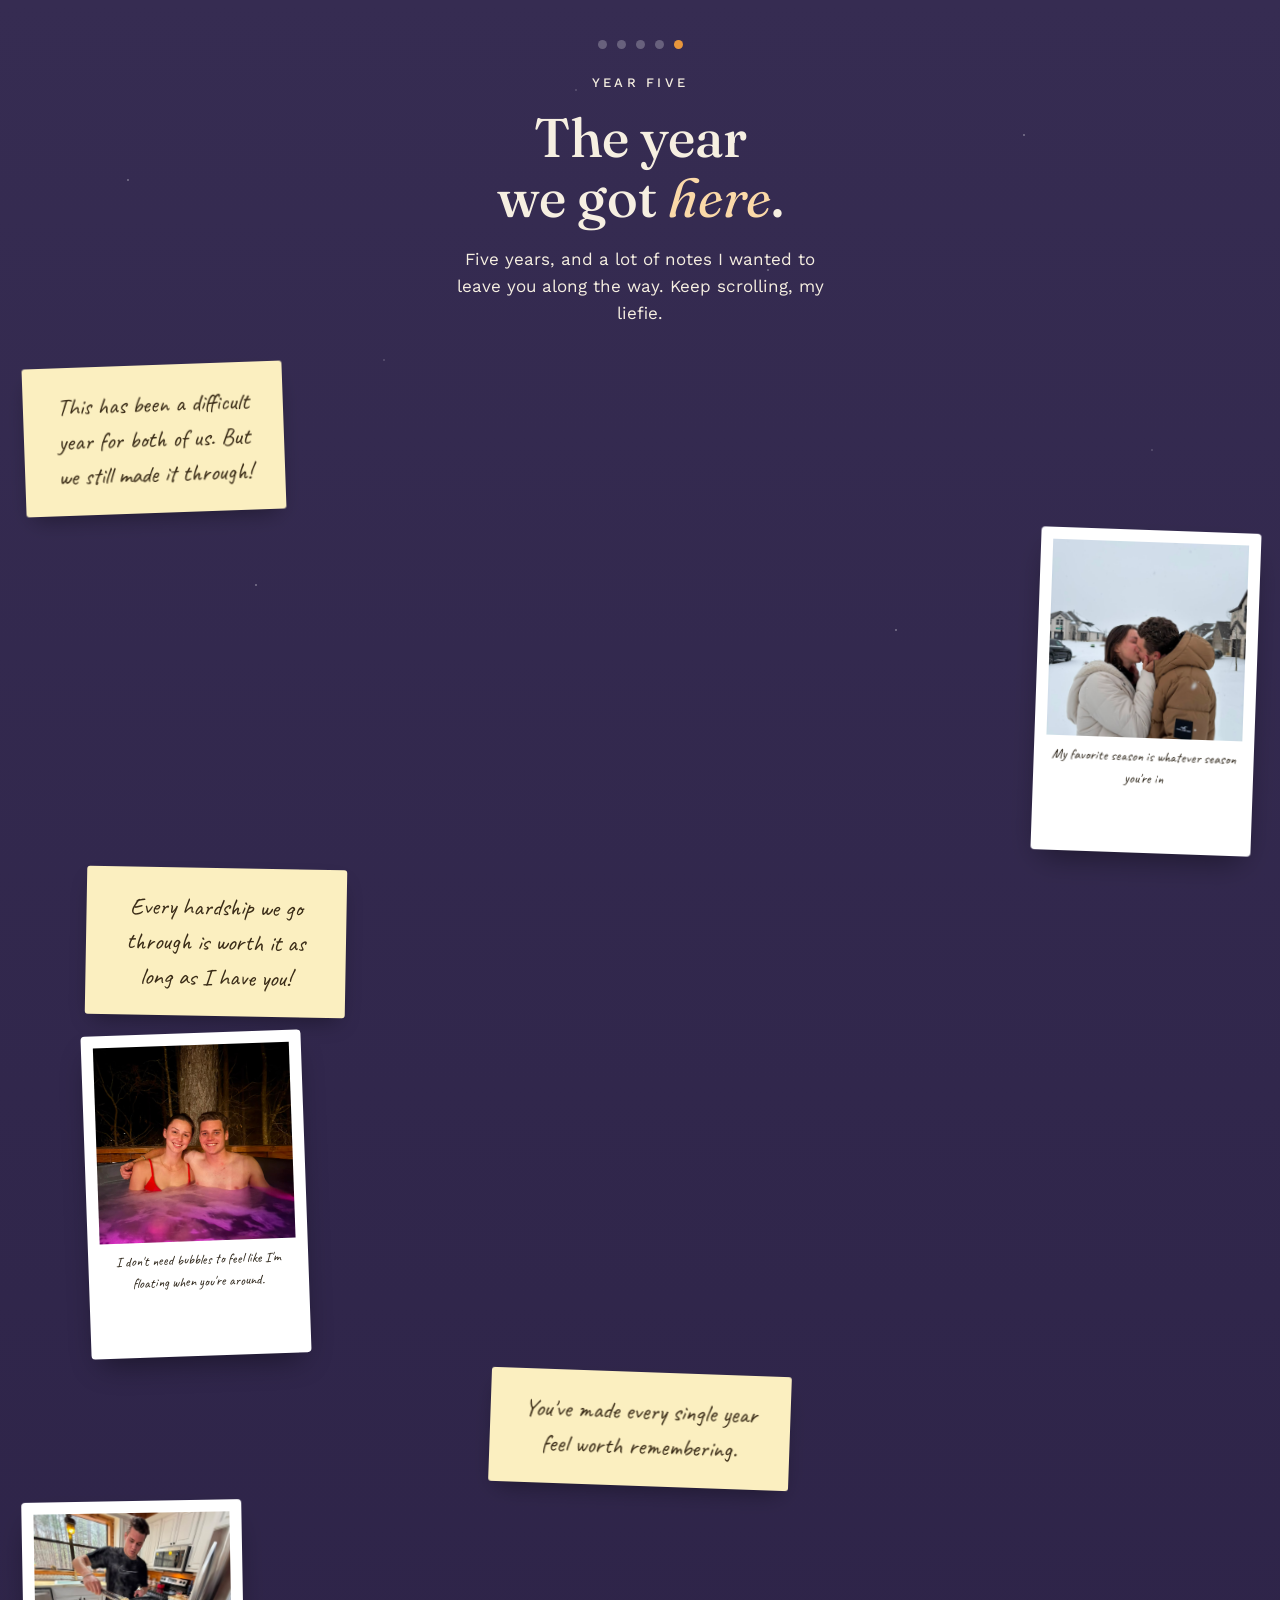
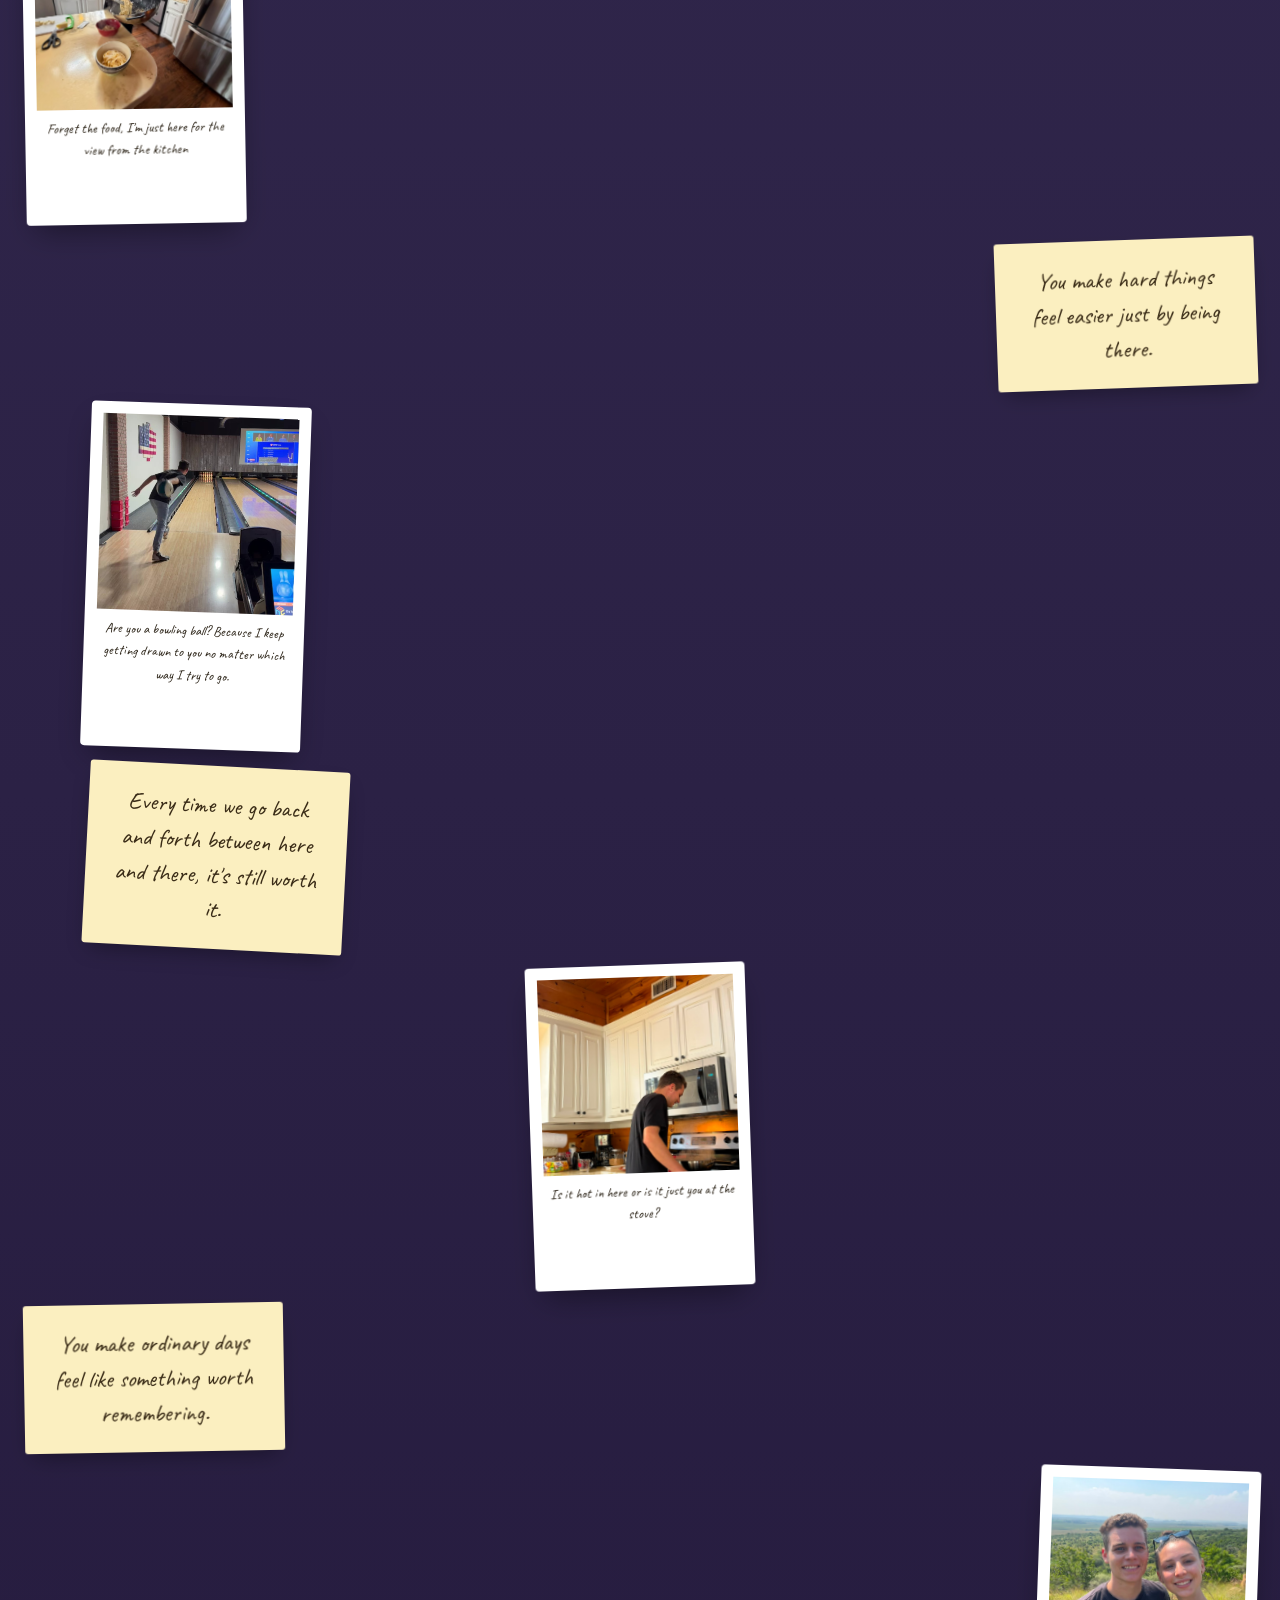
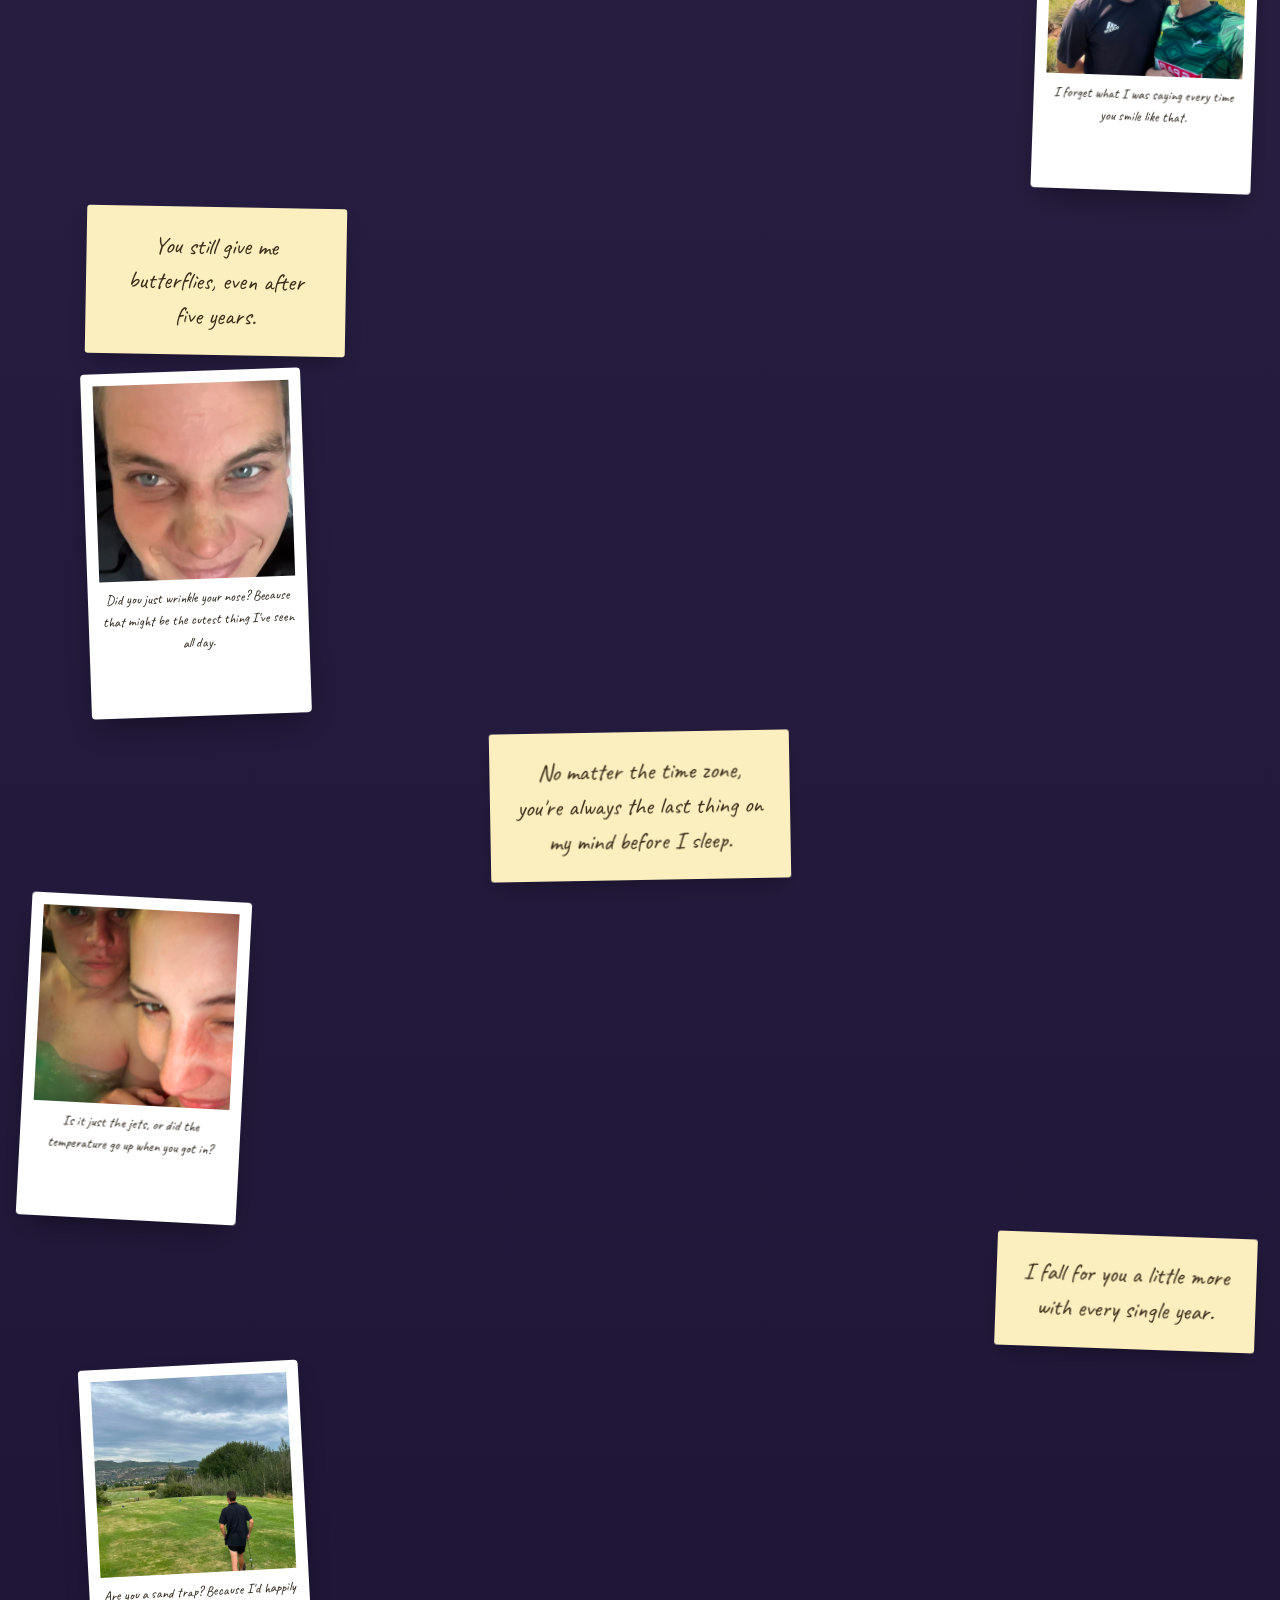
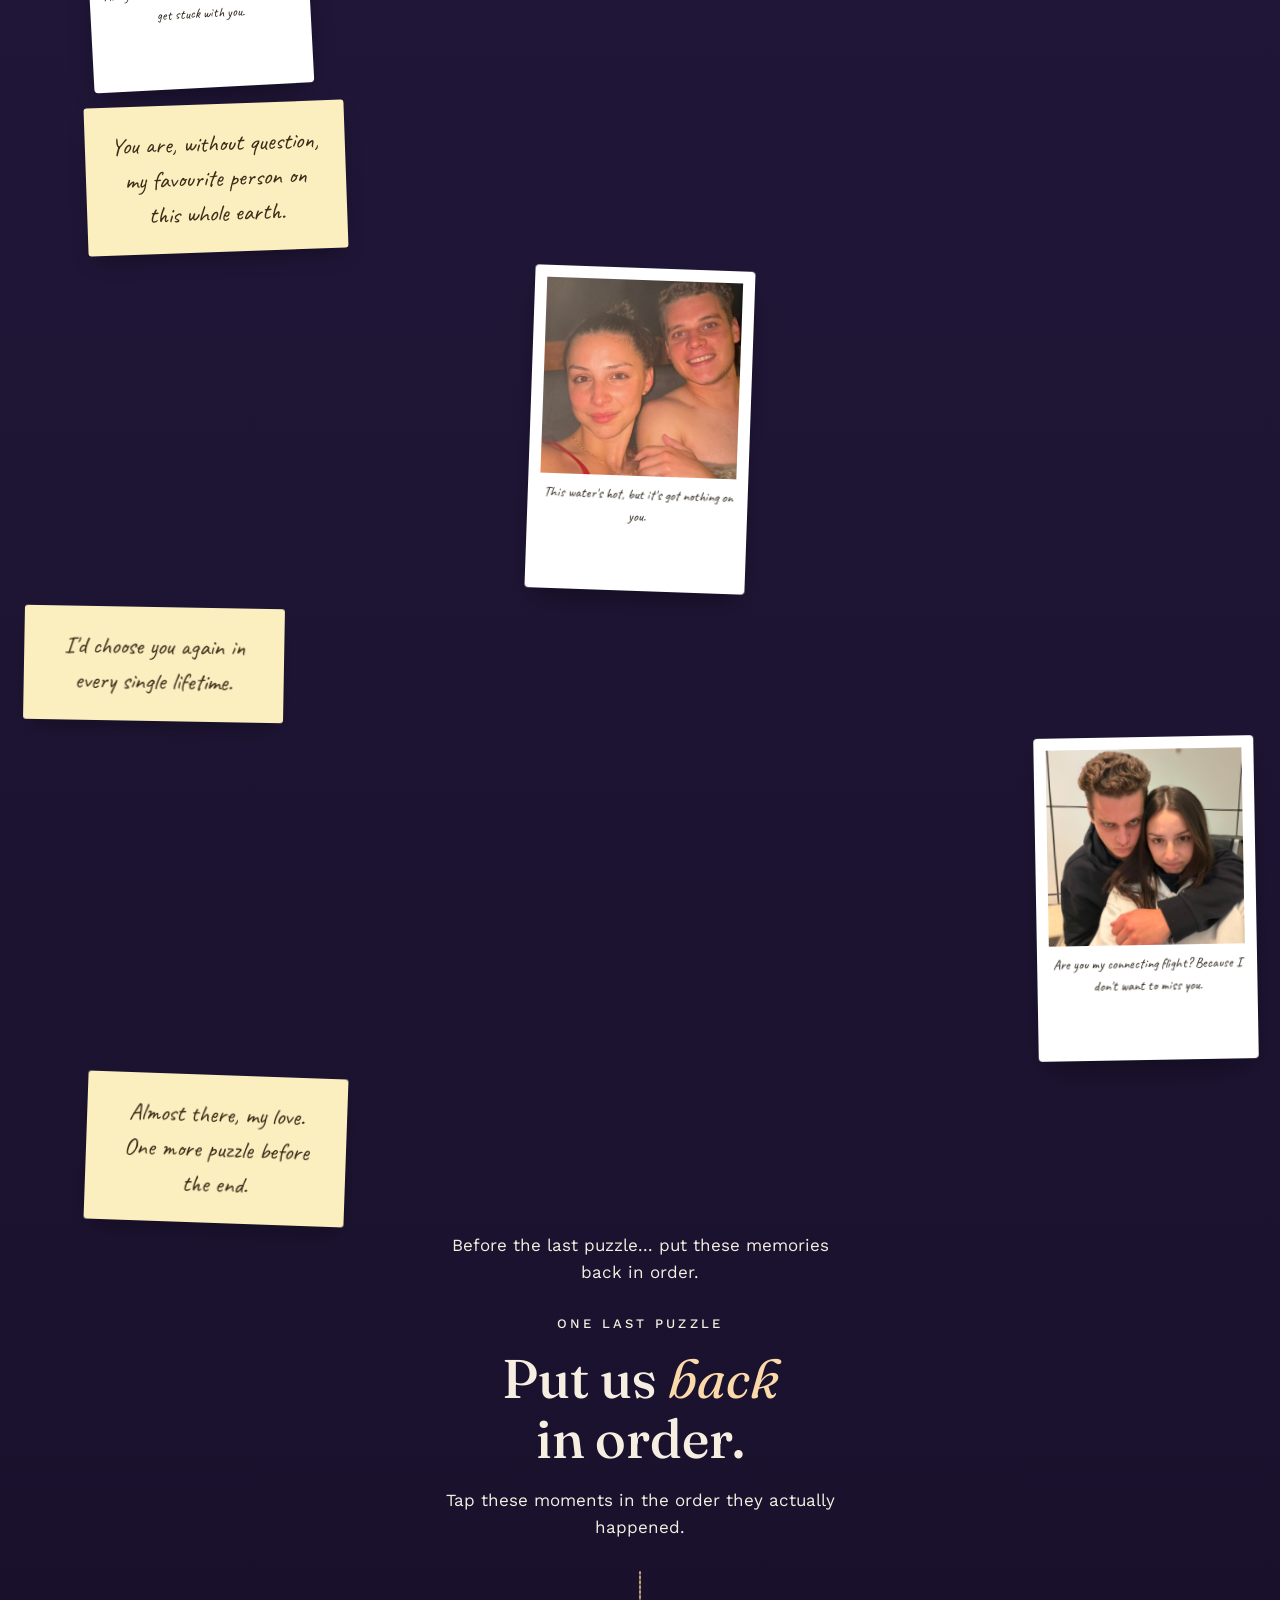
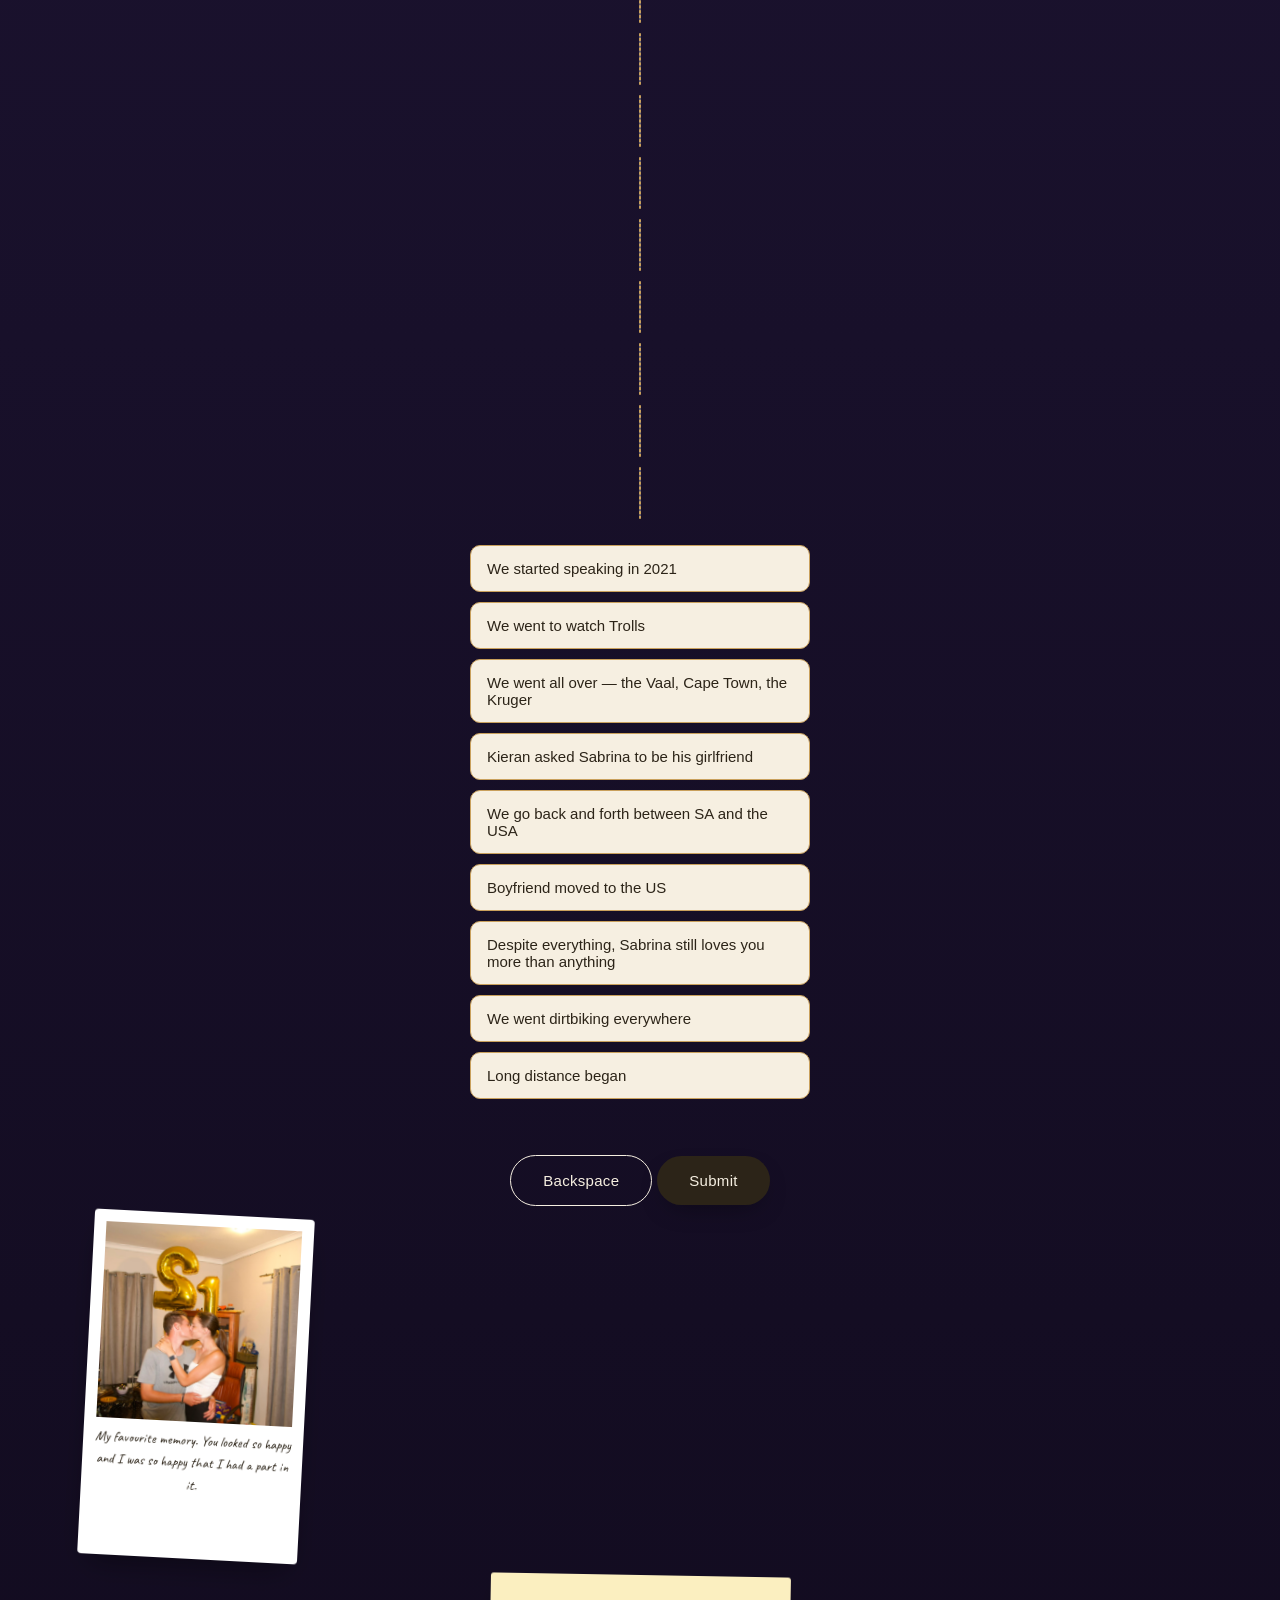
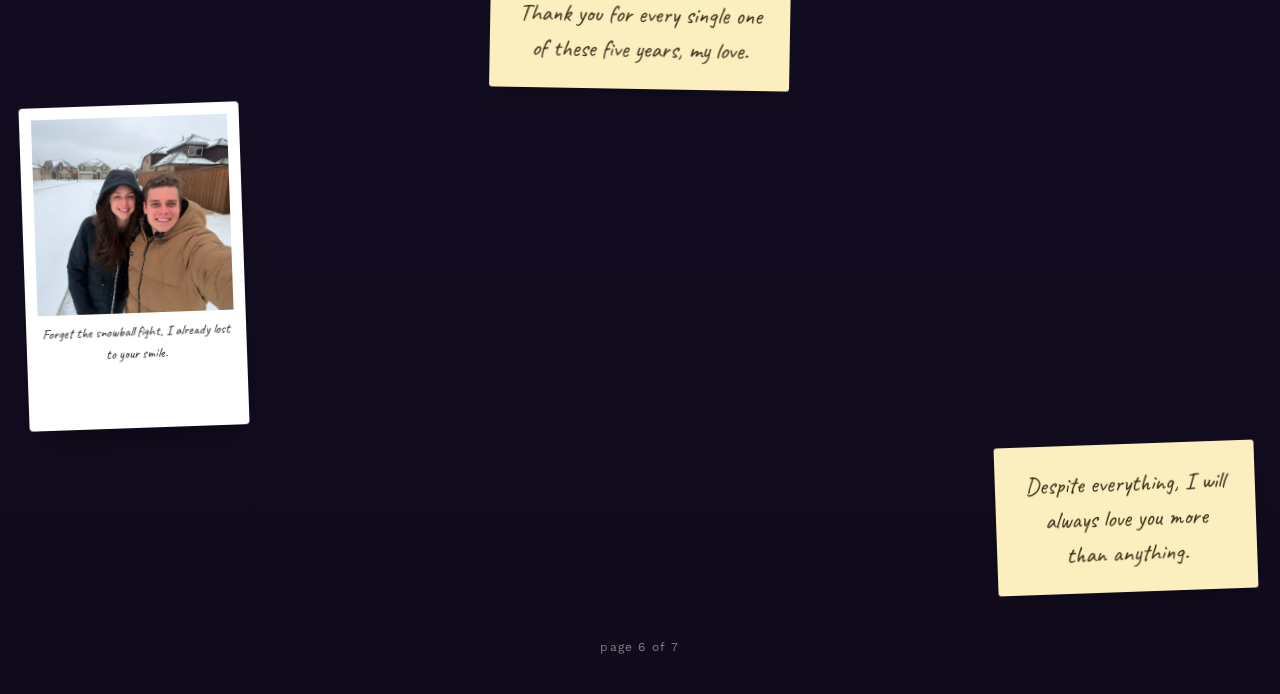
<file: puzzle5.html>
<!DOCTYPE html>
<html lang="en">
<head>
  <meta charset="UTF-8">
  <meta name="viewport" content="width=device-width, initial-scale=1.0">
  <title>Year Five</title>
  <link rel="stylesheet" href="css/style.css">
</head>
<body class="theme-night">

  <div class="progress-dots">
    <span class="dot"></span><span class="dot"></span><span class="dot"></span><span class="dot"></span>
    <span class="dot active"></span>
  </div>

  <span class="eyebrow">Year Five</span>
  <h1>The year<br>we got <em>here</em>.</h1>
  <p>Five years, and a lot of notes I wanted to leave you along the way. Keep scrolling, my liefie.</p>

  <div class="scatter-note align-far-left" style="transform:rotate(-2deg);">
    This has been a difficult year for both of us. But we still made it through!
  </div>

  <div class="scatter-photo-inline align-far-right" style="transform:rotate(2deg);" onclick="openLightbox('photos/Year 5/Year5 (1).jpeg', '')">
    <img src="photos/Year 5/Year5 (1).jpeg" alt="">
    <p class="polaroid-caption">My favorite season is whatever season you're in</p>
  </div>

  <div class="scatter-note align-left" style="transform:rotate(1deg);">
    Every hardship we go through is worth it as long as I have you!
  </div>

  <div class="scatter-photo-inline align-right" style="transform:rotate(-2deg);" onclick="openLightbox('photos/Year 5/Year5 (2).jpeg', '')">
    <img src="photos/Year 5/Year5 (2).jpeg" alt="">
    <p class="polaroid-caption">I don't need bubbles to feel like I'm floating when you're around.</p>
  </div>

  <div class="scatter-note align-center" style="transform:rotate(2deg);">
    You've made every single year feel worth remembering.
  </div>

  <div class="scatter-photo-inline align-far-left" style="transform:rotate(-1deg);" onclick="openLightbox('photos/Year 5/Year5 (3).jpeg', '')">
    <img src="photos/Year 5/Year5 (3).jpeg" alt="">
    <p class="polaroid-caption">Forget the food, I'm just here for the view from the kitchen</p>
  </div>

  <div class="scatter-note align-far-right" style="transform:rotate(-2deg);">
    You make hard things feel easier just by being there.
  </div>

  <div class="scatter-photo-inline align-left" style="transform:rotate(2deg);" onclick="openLightbox('photos/Year 5/Year5 (10).jpeg', '')">
    <img src="photos/Year 5/Year5 (10).jpeg" alt="">
    <p class="polaroid-caption">Are you a bowling ball? Because I keep getting drawn to you no matter which way I try to go.</p>
  </div>

  <div class="scatter-note align-right" style="transform:rotate(3deg);">
    Every time we go back and forth between here and there, it's still worth it.
  </div>

  <div class="scatter-photo-inline align-center" style="transform:rotate(-2deg);" onclick="openLightbox('photos/Year 5/Year5 (5).jpeg', '')">
    <img src="photos/Year 5/Year5 (5).jpeg" alt="">
    <p class="polaroid-caption">Is it hot in here or is it just you at the stove?</p>
  </div>

  <div class="scatter-note align-far-left" style="transform:rotate(-1deg);">
    You make ordinary days feel like something worth remembering.
  </div>

  <div class="scatter-photo-inline align-far-right" style="transform:rotate(2deg);" onclick="openLightbox('photos/Year 5/Year5 (6).jpeg', '')">
    <img src="photos/Year 5/Year5 (6).jpeg" alt="">
    <p class="polaroid-caption">I forget what I was saying every time you smile like that.</p>
  </div>

  <div class="scatter-note align-left" style="transform:rotate(1deg);">
    You still give me butterflies, even after five years.
  </div>

  <div class="scatter-photo-inline align-right" style="transform:rotate(-2deg);" onclick="openLightbox('photos/Year 5/Year5 (18).jpeg', '')">
    <img src="photos/Year 5/Year5 (18).jpeg" alt="">
    <p class="polaroid-caption">Did you just wrinkle your nose? Because that might be the cutest thing I've seen all day.</p>
  </div>

  <div class="scatter-note align-center" style="transform:rotate(-1deg);">
    No matter the time zone, you're always the last thing on my mind before I sleep.
  </div>

  <div class="scatter-photo-inline align-far-left" style="transform:rotate(3deg);" onclick="openLightbox('photos/Year 5/Year5 (19).jpeg', '')">
    <img src="photos/Year 5/Year5 (19).jpeg" alt="">
    <p class="polaroid-caption">Is it just the jets, or did the temperature go up when you got in?</p>
  </div>

  <div class="scatter-note align-far-right" style="transform:rotate(2deg);">
    I fall for you a little more with every single year.
  </div>

  <div class="scatter-photo-inline align-left" style="transform:rotate(-3deg);" onclick="openLightbox('photos/Year 5/Year5 (20).jpeg', '')">
    <img src="photos/Year 5/Year5 (20).jpeg" alt="">
    <p class="polaroid-caption">Are you a sand trap? Because I'd happily get stuck with you.</p>
  </div>

  <div class="scatter-note align-right" style="transform:rotate(-2deg);">
    You are, without question, my favourite person on this whole earth.
  </div>

  <div class="scatter-photo-inline align-center" style="transform:rotate(2deg);" onclick="openLightbox('photos/Year 5/Year5 (21).jpeg', '')">
    <img src="photos/Year 5/Year5 (16).jpeg" alt="">
    <p class="polaroid-caption">This water's hot, but it's got nothing on you.</p>
  </div>

  <div class="scatter-note align-far-left" style="transform:rotate(1deg);">
    I'd choose you again in every single lifetime.
  </div>

  <div class="scatter-photo-inline align-far-right" style="transform:rotate(-1deg);" onclick="openLightbox('photos/Year 5/Year5 (22).jpeg', '')">
    <img src="photos/Year 5/Year5 (14).jpeg" alt="">
    <p class="polaroid-caption">Are you my connecting flight? Because I don't want to miss you.</p>
  </div>

  <div class="scatter-note align-left" style="transform:rotate(2deg);">
    Almost there, my love. One more puzzle before the end.
  </div>

  <p>Before the last puzzle... put these memories back in order.</p>

  <span class="eyebrow">One Last Puzzle</span>
  <h1>Put us <em>back</em><br>in order.</h1>
  <p>Tap these moments in the order they actually happened.</p>

  <div class="moment-slots" id="momentSlots"></div>
  <div class="moment-tiles" id="momentTiles"></div>
  <p class="scramble-status" id="orderStatus"></p>

  <div>
    <button class="btn btn-secondary" onclick="backspaceOrder()">Backspace</button>
    <button class="btn" onclick="checkOrder()">Submit</button>
  </div>

  <div class="scatter-photo-inline align-right" style="transform:rotate(3deg);" onclick="openLightbox('photos/Year 5/Year5 (7).jpeg', '')">
    <img src="photos/Year 5/Year5 (7).jpeg" alt="">
    <p class="polaroid-caption">My favourite memory. You looked so happy and I was so happy that I had a part in it.</p>
  </div>

  <div class="scatter-note align-center" style="transform:rotate(1deg);">
    Thank you for every single one of these five years, my love.
  </div>

  <div class="scatter-photo-inline align-far-left" style="transform:rotate(-2deg);" onclick="openLightbox('photos/Year 5/Year5 (23).jpeg', '')">
    <img src="photos/Year 5/Year5 (13).jpeg" alt="">
    <p class="polaroid-caption">Forget the snowball fight, I already lost to your smile.</p>
  </div>

  <div class="scatter-note align-far-right" style="transform:rotate(-2deg);">
    Despite everything, I will always love you more than anything.
  </div>

  <!-- finale slideshow field, unlocked once the order is correct -->
  <div id="slideshowBlock" class="btn-hidden">
    <hr style="width:60px; border:none; border-top:1.5px solid var(--gold); margin:30px 0;">
    <p class="scatter-heading">five years, one photo at a time</p>
    <div class="slideshow" id="slideshow5"></div>
  </div>

  <a id="nextLink" class="btn btn-hidden" style="margin-top:16px;" href="reveal.html">Continue to the end →</a>

  <footer>page 6 of 7</footer>

  <script>
    /* EDIT THIS: your real timeline, written in the CORRECT chronological order. */
    const correctOrder = [
      "We started speaking in 2021",
      "We went to watch Trolls",
      "We went dirtbiking everywhere",
      "Kieran asked Sabrina to be his girlfriend",
      "We went all over — the Vaal, Cape Town, the Kruger",
      "Boyfriend moved to the US",
      "Long distance began",
      "We go back and forth between SA and the USA",
      "Despite everything, Sabrina still loves you more than anything"
    ];

    let shuffledMoments = [...correctOrder];
    shuffledMoments.sort(() => Math.random() - 0.5);

    let placed = [];
    let usedTileIndexes = [];

    const slotsContainer = document.getElementById("momentSlots");
    const tilesContainer = document.getElementById("momentTiles");

    correctOrder.forEach(() => {
      const slot = document.createElement("div");
      slot.className = "moment-slot";
      slotsContainer.appendChild(slot);
    });

    shuffledMoments.forEach((moment, index) => {
      const tile = document.createElement("button");
      tile.className = "moment-tile";
      tile.textContent = moment;
      tile.dataset.index = index;
      tile.addEventListener("click", () => pickMoment(index, moment, tile));
      tilesContainer.appendChild(tile);
    });

    function pickMoment(index, moment, tile) {
      if (placed.length >= correctOrder.length) return;

      placed.push(moment);
      usedTileIndexes.push(index);
      tile.classList.add("used");

      const slots = document.querySelectorAll(".moment-slot");
      slots[placed.length - 1].textContent = moment;
      slots[placed.length - 1].classList.add("filled");
    }

    function backspaceOrder() {
      if (placed.length === 0) return;

      const lastTileIndex = usedTileIndexes.pop();
      placed.pop();

      const tile = tilesContainer.querySelector('[data-index="' + lastTileIndex + '"]');
      tile.classList.remove("used");

      const slots = document.querySelectorAll(".moment-slot");
      slots[placed.length].textContent = "";
      slots[placed.length].classList.remove("filled");
    }

    function checkOrder() {
      const status = document.getElementById("orderStatus");
      const isCorrect = placed.every((m, i) => m === correctOrder[i]);
      const isComplete = placed.length === correctOrder.length;

      if (isComplete && isCorrect) {
        status.textContent = "Exactly how it happened.";
        finishYear();
      } else {
        status.textContent = isComplete ? "Not quite the right order — try again." : "Place all of them first.";
        if (isComplete) {
          placed = [];
          usedTileIndexes = [];
          document.querySelectorAll(".moment-slot").forEach(s => { s.textContent = ""; s.classList.remove("filled"); });
          document.querySelectorAll(".moment-tile").forEach(t => t.classList.remove("used"));
        }
      }
    }

    function finishYear() {
      pinRewardPhoto("photos/Year 5/Year5 (1).jpeg", "Five years, and every road we took.");
      document.getElementById("slideshowBlock").classList.remove("btn-hidden");
      document.getElementById("nextLink").classList.remove("btn-hidden");

      // EDIT THIS: list every year 5 photo you want in the slideshow
      buildSlideshow("slideshow5", "photos/Year 5", [
        "Year5 (8).jpeg", "Year5 (9).jpeg", "Year5 (10).jpeg", "Year5 (11).jpeg", "Year5 (12).jpeg",
        "Year5 (13).jpeg", "Year5 (14).jpeg", "Year5 (15).jpeg", "Year5 (16).jpeg", "Year5 (17).jpeg"
      ]);
    }
  </script>

  <script src="js/gallery.js"></script>
  <script src="js/popup.js"></script>

</body>
</html>
</file>
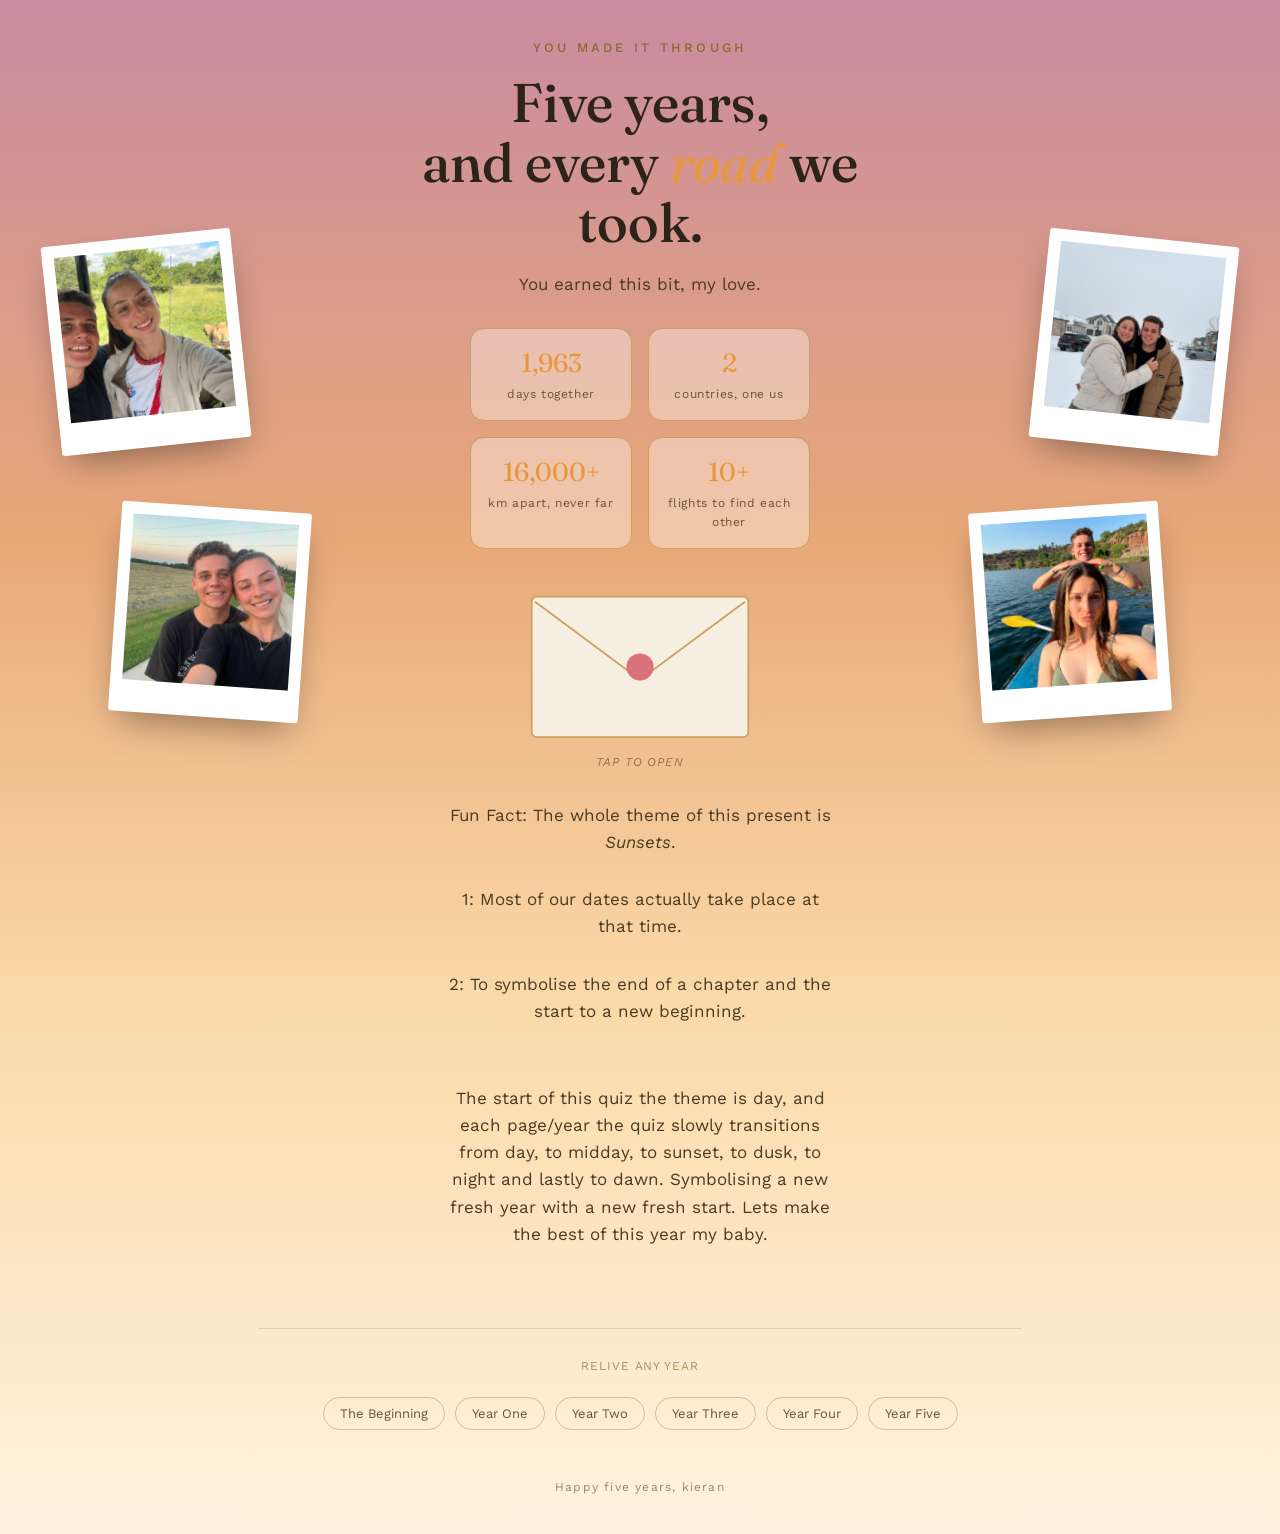
<file: reveal.html>
<!DOCTYPE html>
<html lang="en">
<head>
  <meta charset="UTF-8">
  <meta name="viewport" content="width=device-width, initial-scale=1.0">
  <title>For You</title>
  <link rel="stylesheet" href="css/style.css">
</head>

<body class="theme-dawn">

    <div class="start-photo start-photo-left">
  <img src="photos/Year 5/Year5 (8).jpeg" alt="">
</div>

<div class="start-photo start-photo-right">
  <img src="photos/Year 5/Year5 (9).jpeg" alt="">
</div>

<div class="start-photo start-photo-left-lower">
  <img src="photos/Year 4/Year4 (6).jpeg" alt="">
</div>

<div class="start-photo start-photo-right-lower">
  <img src="photos/Year 2/Year2 (37).jpeg" alt="">
</div>

  <span class="eyebrow">You made it through</span>
  <h1>Five years,<br>and every <em>road</em> we took.</h1>
  <p>You earned this bit, my love.</p>

  <div class="stats-grid">
    <div class="stat-box">
      <span class="stat-number" id="dayCount">—</span>
      <span class="stat-label">days together</span>
    </div>
    <div class="stat-box">
      <span class="stat-number">2</span>
      <span class="stat-label">countries, one us</span>
    </div>
    <div class="stat-box">
      <span class="stat-number">16,000+</span>
      <span class="stat-label">km apart, never far</span>
    </div>
    <div class="stat-box">
      <span class="stat-number">10+</span>
      <span class="stat-label">flights to find each other</span>
    </div>
  </div>

  <div class="envelope" id="envelope" tabindex="0" role="button" aria-expanded="false" aria-label="Open the letter">
    <svg viewBox="0 0 260 170" fill="none">
      <rect x="2" y="2" width="256" height="166" rx="6" fill="#F6EFE1" stroke="#C9A05C" stroke-width="2"/>
      <path d="M6 8 L130 100 L254 8" stroke="#C9A05C" stroke-width="2" fill="none"/>
      <circle cx="130" cy="85" r="16" fill="#D9707A"/>
    </svg>
  </div>
  <p class="envelope-hint" id="envelopeHint"><em>tap to open</em></p>

  <div class="letter-paper" id="letterPaper">
    <p>Kieran/My Love,</p>
    <p>I want to start this off by saying that I'm sorry. These past two years or so have honestly been so unbelievably difficult for us. I'm sorry. I wish there was a way I could change things and fix things for us. Heck, I know even now we aren't exactly where we should be. But if there is one positive thing that comes out of all of this, it has been, at least for me personally. That despite how difficult things are. Despite how hard things become. Despite how angry we make each other. Despite all of the endless miscommunication and the distance that feels like it is never-ending. You will always be worth it. There isn't a single day I don't think about you. There isn't a second in my life that I wouldn't want to live without you in it. You have become the single most important person in my life.</p>
    <p>I can't picture my life, my future, without you in it. Long distance is hard, and it sucks that every birthday, special event, anniversary, and holiday are almost always spent apart. But isn't it so special that despite not being together, we can still make it work. We can still make it special.</p>
    <p>I wanted to take a moment to just speak about you. You surprise me every single day, Kieran. I have never met someone who works so hard to achieve what they want in life. Someone so young who has such an incredible drive. There isn't a single other 22-year-old that I can name who works nearly as hard as you do and who is so devoted to becoming the man he wants to be. I am so incredibly proud to be able to call you mine. To have someone who I can aspire to grow along with through life. To consistently challenge me in every way while being able to comfort me when I need it. To be the person I can fight until I'm blue in the face, but still be there to pick up the pieces afterwards. Who I can do my best to love and cherish because I always feel utterly spoilt.</p>
    <p>I feel so blessed to have a man like you in my life. You inspire me every day. You make me want to be a better person, and your love and loyalty motivate me to try to be the best partner I can possibly be for you.</p>
    <p>Colossians 3:12 urges believers to "clothe themselves" with kindness, humility, and patience [1.1]. This verse embodies you perfectly. You are the kindest, most loving and generous person I know. I love you so incredibly much, Kieran. You have truly been such a blessing to my life. I know I'm not the wealthiest and can't spoil you endlessly like I wish I could. I wish I could buy you everything you could want and more. I'm sorry that this gift is kind of bland in the physical aspect. My point is, I just wanted you to feel special. I wanted you to feel loved and cared for. I wanted you to have something to look back on if you ever felt sad. I wanted you to feel seen. To show you that I see everything you do, and I'm so unbelievably grateful for the hard work you put in in order to try to make this relationship work. You mean everything to me, and I love you more than there are any words to possibly describe it. Every day with you is a blessing that I continue to cherish.</p>
    <p>Happy 5th Anniversary, my baby. These past 5 years have been the most incredible years of my life. Every single adventure to all of the mountains, Vaal, Kruger, America, Texas, Oklahoma, San Antonio, Cape Town, and so many more have been the most incredible memories for me. Staying at home and cuddling with you have been my most cherished days. Our various dates to places like Fireroom, Casa Galo, Lupa, Butcher Boys, Olive Garden, Raising Cane's, In-N-Out, WingStop, all of those lovely small restaurants we visited along the way. I have made so many amazing memories with you. You have spoilt me so utterly rotten these past five years, and although I don't deserve it, I am so utterly grateful. Your generosity has been unmatched. Who else could gift me all of those flights, adorable gifts, and dates, those trips together, and spoil me with all the takeout my greedy little stomach desires?</p>
    <p>I am so proud of the person you are. Your endless kindness to everyone around you is so amazing. Your willingness to help those in your life that you care for is so admirable. How you give and give and give and almost always expect nothing in return. How loyal you are. Whether it's to me, a friend, or your family. How charming you are. There isn't anyone that gorgeous smile and amazing personality couldn't absolutely charm the socks off of. How hard you work every single day without fail. Your playfulness, which sometimes I may seem like I want to smack you but secretly makes me smile and feel better after a long, hard day. There are honestly just endless things I could say to you. You are just purely incredible, and I couldn't imagine my life without you by my side.</p>
    <p>Thank you for everything you've done for me. Thank you for being my person and being someone I have learnt that I can't live without.</p>
    <p>We've seen what five years can bring us, I can't wait to find out what the rest of our lives has in store.</p>
    <p>I love you more than anything in the whole entire universe, my gorgeous soulmate. I hope you have the most incredible day today. Thank you for choosing to put up with me all of these years.</p>
    <p>With endless love,</p>
    <p class="letter-sign">Sabrina</p>
  </div>

  <p>
    Fun Fact: The whole theme of this present is <em>Sunsets</em>. 
    <P>1: Most of our dates actually take place at that time.</P> 
    <p>2: To symbolise the end of a chapter and the start to a new beginning.</p>
  </p>
  <p>
    The start of this quiz the theme is day, and each page/year the quiz slowly transitions from day, to midday, to sunset, to dusk, to night and lastly to dawn. Symbolising a new fresh year with a new fresh start. Lets make the best of this year my baby.
  </p>
  
    <div class="revisit-links">
  <span class="revisit-heading" style="width:100%;">relive any year</span>
  <a href="index.html">The Beginning</a>
  <a href="puzzle1.html">Year One</a>
  <a href="puzzle2.html">Year Two</a>
  <a href="puzzle3.html">Year Three</a>
  <a href="puzzle4.html">Year Four</a>
  <a href="puzzle5.html">Year Five</a>
</div>

  <footer style="margin-top:50px;">Happy five years, kieran</footer>

  <script>
    const startDate = new Date("2021-07-20");
    const today = new Date();
    const msPerDay = 1000 * 60 * 60 * 24;
    const daysTogether = Math.floor((today - startDate) / msPerDay);
    document.getElementById("dayCount").textContent = daysTogether.toLocaleString();

    const envelope = document.getElementById("envelope");
    const letterPaper = document.getElementById("letterPaper");
    const envelopeHint = document.getElementById("envelopeHint");

    function openLetter() {
      const isOpening = !letterPaper.classList.contains("open");

      if (isOpening) {
        letterPaper.style.display = "block";
        requestAnimationFrame(() => {
          letterPaper.classList.add("open");
          envelope.setAttribute("aria-expanded", "true");
          envelopeHint.textContent = "tap to close";
          letterPaper.scrollIntoView({ behavior: "smooth", block: "center" });
        });
      } else {
        letterPaper.classList.remove("open");
        envelope.setAttribute("aria-expanded", "false");
        envelopeHint.textContent = "tap to open";
        setTimeout(() => { letterPaper.style.display = "none"; }, 600);
      }
    }

    envelope.addEventListener("click", openLetter);
    envelope.addEventListener("keydown", (e) => {
      if (e.key === "Enter" || e.key === " ") { e.preventDefault(); openLetter(); }
    });
  </script>
  
</body>
</html>
</file>
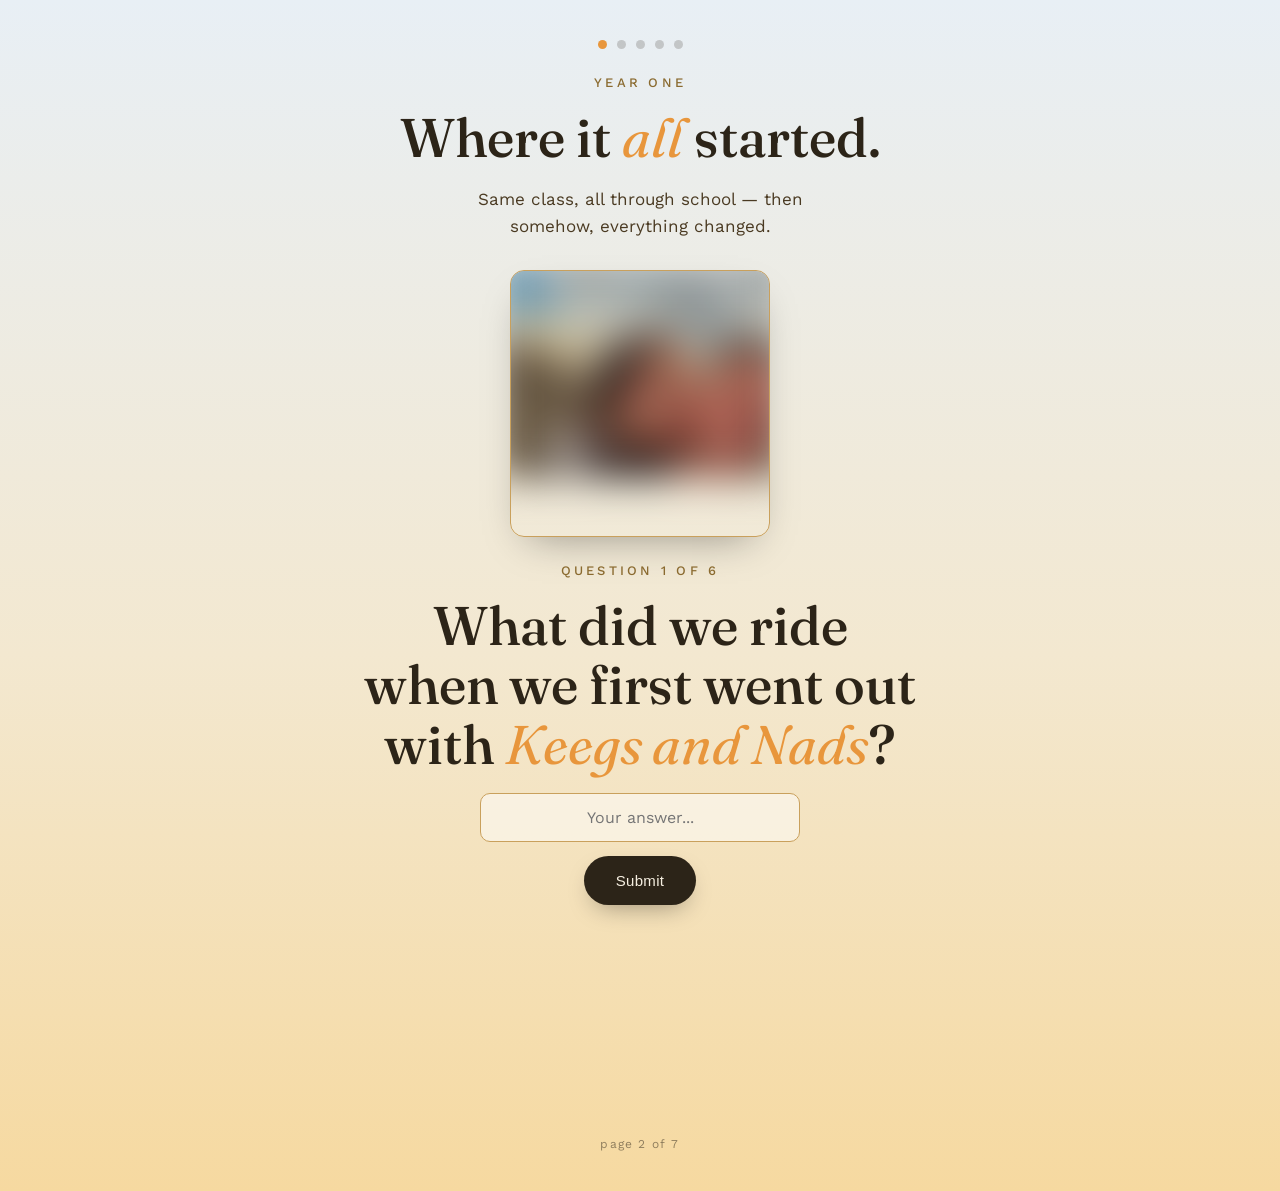
<file: Kieran-Website/puzzle1.html>
<!DOCTYPE html>
<html lang="en">
<head>
  <meta charset="UTF-8">
  <meta name="viewport" content="width=device-width, initial-scale=1.0">
  <title>Year One</title>
  <link rel="stylesheet" href="/css/style.css">
</head>

<body class="theme-day">

  <div class="progress-dots">
    <span class="dot active"></span>
    <span class="dot"></span><span class="dot"></span><span class="dot"></span><span class="dot"></span>
  </div>

  <span class="eyebrow">Year One</span>
  <h1>Where it <em>all</em> started.</h1>
  <p>Same class, all through school — then somehow, everything changed.</p>

  <!-- blurred reward photo, comes into focus once all questions are solved -->
  <div class="puzzle-reward" id="rewardPhoto1">
    <img src="/photos/Year 1/Year1 (21).jpeg" alt="">
    <p class="puzzle-reward-caption">There was only ever you.</p>
  </div>

  <!-- ============ QUESTION 1 ============ -->
  <span class="eyebrow">Question 1 of 6</span>
  <h1>What did we ride<br>when we first went out with <em>Keegs and Nads</em>?</h1>
  <input type="text" id="q1Box" class="answer-box" placeholder="Your answer..." autocomplete="off">
  <div><button class="btn" onclick="checkQ1()">Submit</button></div>
  <p class="result-text" id="q1Result"></p>
  <div class="question-reward" id="q1Photo">
    <img src="/photos/Year 1/Year1 (3).jpeg" alt="">
  </div>

  <!-- ============ QUESTION 2 ============ -->
  <div id="q2Block" class="btn-hidden">
    <hr style="width:60px; border:none; border-top:1.5px solid var(--gold); margin:30px 0;">
    <span class="eyebrow">Question 2 of 6</span>
    <h1>What date<br>did you ask me to be <em> your girlfriend</em>?</h1>
    <div class="option-row">
      <button class="option-btn" onclick="checkQ2(this, false)">26 May 2021</button>
      <button class="option-btn" onclick="checkQ2(this, true)">20 July 2021</button>
      <button class="option-btn" onclick="checkQ2(this, false)">20 July 2020</button>
    </div>
    <p class="result-text" id="q2Result"></p>
    <div class="question-reward" id="q2Photo">
      <img src="/photos/Year 1/Year1 (9).jpeg" alt="">
    </div>
  </div>

  <!-- ============ QUESTION 3 ============ -->
  <div id="q3Block" class="btn-hidden">
    <hr style="width:60px; border:none; border-top:1.5px solid var(--gold); margin:30px 0;">
    <span class="eyebrow">Question 3 of 6</span>
    <h1>Where did you<br>first start <em>working</em>?</h1>
    <input type="text" id="q3Box" class="answer-box" placeholder="Your answer..." autocomplete="off">
    <div><button class="btn" onclick="checkQ3()">Submit</button></div>
    <p class="result-text" id="q3Result"></p>
    <div class="question-reward" id="q3Photo">
      <img src="/photos/Year 1/Year1 (25).jpeg" alt="">
    </div>
  </div>

  <!-- ============ QUESTION 4 ============ -->
  <div id="q4Block" class="btn-hidden">
    <hr style="width:60px; border:none; border-top:1.5px solid var(--gold); margin:30px 0;">
    <span class="eyebrow">Question 4 of 6</span>
    <h1>Where did we go on our first date</h1>
    <div class="option-row">
      <button class="option-btn" onclick="checkQ4(this, true)">The Movies</button>
      <button class="option-btn" onclick="checkQ4(this, false)">Bass Lake</button>
      <button class="option-btn" onclick="checkQ4(this, false)">A mountain</button>
    </div>
    <p class="result-text" id="q4Result"></p>
    <div class="question-reward" id="q4Photo">
      <img src="/photos/Year 1/Year1 (1).jpeg" alt="">
    </div>
  </div>

  <!-- ============ QUESTION 5 ============ -->
  <div id="q5Block" class="btn-hidden">
    <hr style="width:60px; border:none; border-top:1.5px solid var(--gold); margin:30px 0;">
    <span class="eyebrow">Question 5 of 6</span>
    <h1>What movie did we watch?</h1>
    <input type="text" id="q5Box" class="answer-box" placeholder="Your answer..." autocomplete="off">
    <div><button class="btn" onclick="checkQ5()">Submit</button></div>
    <p class="result-text" id="q5Result"></p>
    <div class="question-reward" id="q5Photo">
      <img src="/photos/Year 1/Year1 (7).jpeg" alt="">
    </div>
  </div>

  <!-- ============ QUESTION 6 ============ -->
  <div id="q6Block" class="btn-hidden">
    <hr style="width:60px; border:none; border-top:1.5px solid var(--gold); margin:30px 0;">
    <span class="eyebrow">Question 6 of 6</span>
    <h1>Where did we spend New Years</h1>
    <div class="option-row">
      <button class="option-btn" onclick="checkQ6(this, false)">At Home</button>
      <button class="option-btn" onclick="checkQ6(this, true)">Reegs' house</button>
      <button class="option-btn" onclick="checkQ6(this, false)">The Farm</button>
    </div>
    <p class="result-text" id="q6Result"></p>
    <div class="question-reward" id="q6Photo">
      <img src="/photos/Year 1/Year1 (12).jpeg" alt="">
    </div>
  </div>

  <!-- extra photos/videos from year 1 -->
  <div id="galleryBlock1" class="btn-hidden">
    <hr style="width:60px; border:none; border-top:1.5px solid var(--gold); margin:30px 0;">

    <p class="polaroid-hint">a few favourites from year one (drag these around)</p>
    <div class="polaroid-board" id="board1">
      <div class="polaroid" data-file="Year1 (2).jpeg" data-caption="Our trip around Henley">
        <img src="/photos/Year 1/Year1 (2).jpeg" alt="">
        <p class="polaroid-caption">Our trip around Henley</p>
      </div>
      <div class="polaroid" data-file="Year1 (5).jpeg" data-caption="Our first proper picture together">
        <img src="/photos/Year 1/Year1 (5).jpeg" alt="">
        <p class="polaroid-caption">Our first proper picture together</p>
      </div>
      <div class="polaroid" data-file="Year1 (14).jpeg" data-caption="A cute little Adventure">
        <img src="/photos/Year 1/Year1 (14).jpeg" alt="">
        <p class="polaroid-caption">A cute little Adventure</p>
      </div>
    </div>

    <p class="polaroid-hint">and the rest (tap to view)</p>
    <div class="filmstrip" id="filmstrip1"></div>
  </div>

  <a id="nextLink" class="btn btn-hidden" style="margin-top:16px;" href="puzzle2.html">Continue to Year Two →</a>

  <footer>page 2 of 7</footer>

  <script>
    const q1Accepted = ["motorbike", "a motorbike", "husqvarna", "dirtbike"];
    const q3Accepted = ["mollys", "molly's"];
    const q5Accepted = ["trolls"];

    function reveal(id) { document.getElementById(id).classList.remove("btn-hidden"); }

    function checkQ1() {
      const input = document.getElementById("q1Box").value.trim().toLowerCase();
      const result = document.getElementById("q1Result");
      if (q1Accepted.includes(input)) {
        result.textContent = "That's right, my love.";
        document.getElementById("q1Photo").classList.add("show");
        reveal("q2Block");
      } else { result.textContent = "Not quite, try again."; }
    }

    function checkQ2(button, isCorrect) {
      const result = document.getElementById("q2Result");
      document.querySelectorAll("#q2Block .option-btn").forEach(b => b.classList.remove("correct", "wrong"));
      if (isCorrect) {
        button.classList.add("correct");
        result.textContent = "Exactly.";
        document.getElementById("q2Photo").classList.add("show");
        reveal("q3Block");
      } else {
        button.classList.add("wrong");
        result.textContent = "Not this one, try again.";
      }
    }

    function checkQ3() {
      const input = document.getElementById("q3Box").value.trim().toLowerCase();
      const result = document.getElementById("q3Result");
      if (q3Accepted.includes(input)) {
        result.textContent = "Correct.";
        document.getElementById("q3Photo").classList.add("show");
        reveal("q4Block");
      } else { result.textContent = "Try again."; }
    }

    function checkQ4(button, isCorrect) {
      const result = document.getElementById("q4Result");
      document.querySelectorAll("#q4Block .option-btn").forEach(b => b.classList.remove("correct", "wrong"));
      if (isCorrect) {
        button.classList.add("correct");
        result.textContent = "Correct.";
        document.getElementById("q4Photo").classList.add("show");
        reveal("q5Block");
      } else {
        button.classList.add("wrong");
        result.textContent = "Try again.";
      }
    }

    function checkQ5() {
      const input = document.getElementById("q5Box").value.trim().toLowerCase();
      const result = document.getElementById("q5Result");
      if (q5Accepted.includes(input)) {
        result.textContent = "Correct.";
        document.getElementById("q5Photo").classList.add("show");
        reveal("q6Block");
      } else { result.textContent = "Not quite."; }
    }

    function checkQ6(button, isCorrect) {
      const result = document.getElementById("q6Result");
      document.querySelectorAll("#q6Block .option-btn").forEach(b => b.classList.remove("correct", "wrong"));

      if (isCorrect) {
        button.classList.add("correct");
        result.textContent = "That's all of them.";
        document.getElementById("q6Photo").classList.add("show");
        document.getElementById("rewardPhoto1").classList.add("revealed");
        pinRewardPhoto("/photos/Year 1/Year1 (21).jpeg", "There was only ever you.");
        reveal("galleryBlock1");
        reveal("nextLink");

        scatterPolaroids("board1", "/photos/Year 1");

        // EDIT THIS: list every extra year 1 photo you want in the filmstrip
        buildFilmstrip("filmstrip1", "/photos/Year 1", [
          { file: "Year1 (7).jpeg", caption: "" },
          { file: "Year1 (11).jpeg", caption: "" },
          { file: "Year1 (16).jpeg", caption: "" },
          { file: "Year1 (19).jpeg", caption: "" },
          { file: "Year1 (20).jpeg", caption: "" },
          { file: "Year1 (18).jpeg", caption: "" },
          { file: "Year1 (21).jpeg", caption: "" },
          { file: "Year1 (13).jpeg", caption: "" },
          { file: "Year1 (2).jpeg", caption: "" },
        ]);
      } else {
        button.classList.add("wrong");
        result.textContent = "Try again.";
      }
    }

    document.getElementById("q1Box").addEventListener("keydown", e => { if (e.key === "Enter") checkQ1(); });
    document.getElementById("q3Box").addEventListener("keydown", e => { if (e.key === "Enter") checkQ3(); });
    document.getElementById("q5Box").addEventListener("keydown", e => { if (e.key === "Enter") checkQ5(); });
  </script>

  <script src="/js/gallery.js"></script>
  <script src="/js/popup.js"></script>

</body>
</html>
</file>
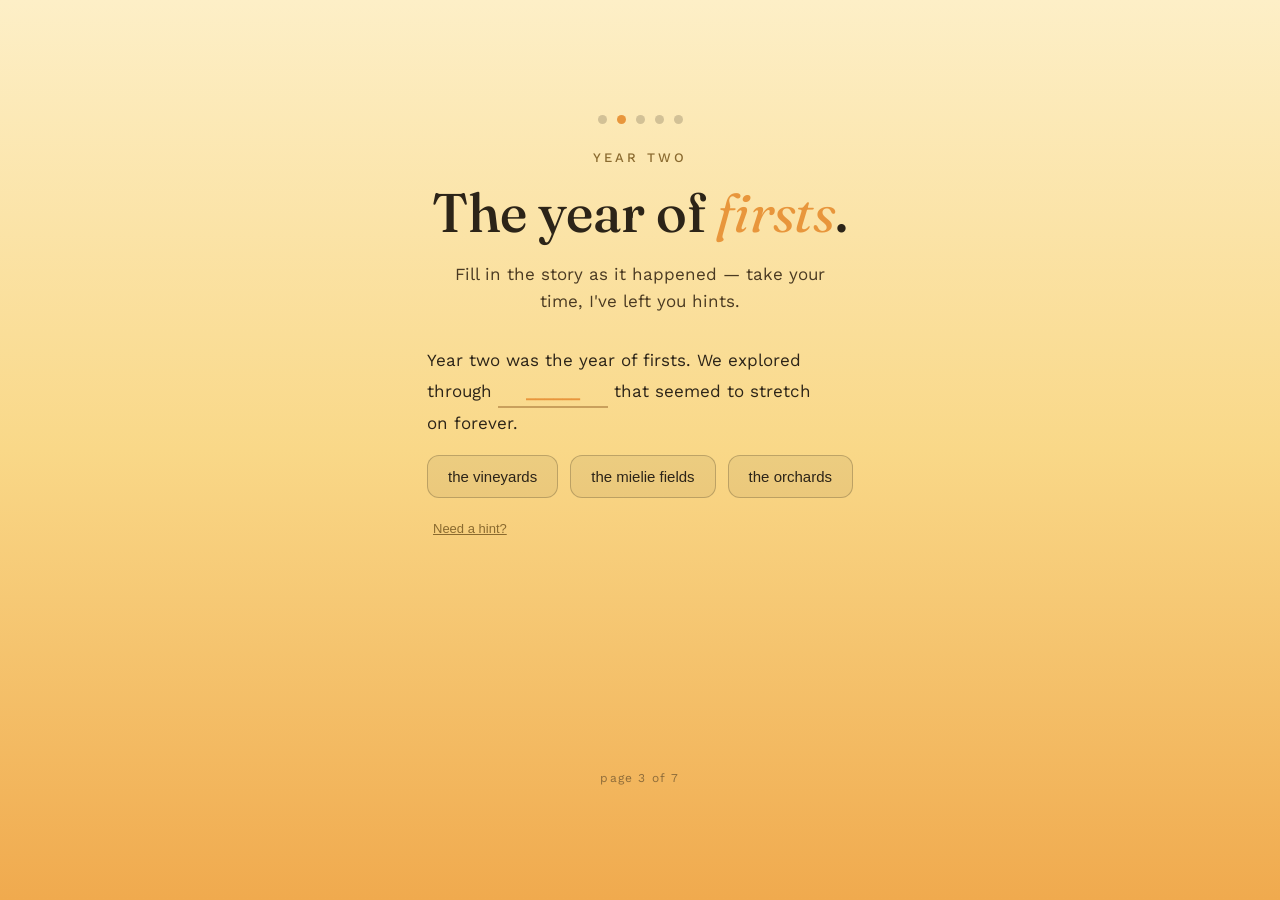
<file: Kieran-Website/puzzle2.html>
<!DOCTYPE html>
<html lang="en">
<head>
  <meta charset="UTF-8">
  <meta name="viewport" content="width=device-width, initial-scale=1.0">
  <title>Year Two — The Year of Firsts</title>
  <link rel="stylesheet" href="/css/style.css">
</head>

<body class="theme-midday">

  <div class="progress-dots">
    <span class="dot"></span>
    <span class="dot active"></span>
    <span class="dot"></span><span class="dot"></span><span class="dot"></span>
  </div>

  <span class="eyebrow">Year Two</span>
  <h1>The year of <em>firsts</em>.</h1>
  <p>Fill in the story as it happened — take your time, I've left you hints.</p>

  <div class="story-block">

    <p class="story-text">
      Year two was the year of firsts. We explored through
      <span class="story-blank" id="blank1">______</span>
      that seemed to stretch on forever.
    </p>

    <!-- BLANK 1 -->
    <div id="fill1Block">
      <div class="option-row">
        <button class="option-btn" onclick="checkBlank(1, this, false)">the vineyards</button>
        <button class="option-btn" onclick="checkBlank(1, this, true)">the mielie fields</button>
        <button class="option-btn" onclick="checkBlank(1, this, false)">the orchards</button>
      </div>
      <button class="hint-btn" onclick="toggleHint(1)">Need a hint?</button>
      <p class="hint-text" id="hintText1">Think tall, golden, and ... popcorn.</p>
      <p class="result-text" id="result1"></p>
      <div class="question-reward" id="photo1"><img src="/photos/Year 2/corn.jpeg" alt=""></div>
    </div>

    <!-- BLANK 2 -->
    <div id="fill2Block" class="btn-hidden">
      <p class="story-text">
        That summer we rode
        <span class="story-blank" id="blank2">______</span>
        and spent the whole day out on the water at River Rats.
      </p>
      <div class="option-row">
        <button class="option-btn" onclick="checkBlank(2, this, false)">my brother's boat</button>
        <button class="option-btn" onclick="checkBlank(2, this, true)">your brother's boat</button>
        <button class="option-btn" onclick="checkBlank(2, this, false)">a rental boat</button>
      </div>
      <button class="hint-btn" onclick="toggleHint(2)">Need a hint?</button>
      <p class="hint-text" id="hintText2">Family, not a stranger's.</p>
      <p class="result-text" id="result2"></p>
      <div class="question-reward" id="photo2"><img src="/photos/Year 2/Year2 (4).jpeg" alt=""></div>
    </div>

    <!-- BLANK 3 — matric dance -->
    <div id="fill3Block" class="btn-hidden">
      <p class="story-text">
        Then came November, and matric dance, and I don't think I've ever seen you look more
        <span class="story-blank" id="blank3">______</span>
        than you did that night.
      </p>
      <div class="option-row">
        <button class="option-btn" onclick="checkBlank(3, this, false)">good</button>
        <button class="option-btn" onclick="checkBlank(3, this, true)">super duper handsome</button>
        <button class="option-btn" onclick="checkBlank(3, this, false)">a bit tired</button>
      </div>
      <button class="hint-btn" onclick="toggleHint(3)">Need a hint?</button>
      <p class="hint-text" id="hintText3">There's only one right answer here, and you know it!</p>
      <p class="result-text" id="result3"></p>
      <div class="question-reward" id="photo3"><img src="/photos/Year 2/Year2 (13).jpeg" alt=""></div>
    </div>

    <!-- BLANK 4 — Melrose Arch -->
    <div id="fill4Block" class="btn-hidden">
      <p class="story-text">
        After Christmas that year, we wandered around
        <span class="story-blank" id="blank4">______</span>
        to see all the lights.
      </p>
      <input type="text" id="blank4Box" class="answer-box" placeholder="Type it in..." autocomplete="off">
      <div><button class="btn" onclick="checkTextBlank(4)">Submit</button></div>
      <button class="hint-btn" onclick="toggleHint(4)">Need a hint?</button>
      <p class="hint-text" id="hintText4">A shopping place near Sandton... two words.</p>
      <p class="result-text" id="result4"></p>
      <div class="question-reward" id="photo4"><img src="/photos/Year 2/Year2 (6).jpeg" alt=""></div>
    </div>

    <!-- BLANK 5 — cheek kisses -->
    <div id="fill5Block" class="btn-hidden">
      <p class="story-text">
        Somewhere between the lights and the cold, we snuck in more
        <span class="story-blank" id="blank5">______</span>
        than either of us could count.
      </p>
      <div class="option-row">
        <button class="option-btn" onclick="checkBlank(5, this, false)">handshakes</button>
        <button class="option-btn" onclick="checkBlank(5, this, true)">cheek kisses</button>
        <button class="option-btn" onclick="checkBlank(5, this, false)">high fives</button>
      </div>
      <button class="hint-btn" onclick="toggleHint(5)">Need a hint?</button>
      <p class="hint-text" id="hintText5">Somewhere between a hug and a real kiss.</p>
      <p class="result-text" id="result5"></p>
      <div class="question-reward" id="photo5"><img src="/photos/Year 2/Year2 (60).jpeg" alt=""></div>
    </div>

    <!-- BLANK 6 — US trip -->
    <div id="fill6Block" class="btn-hidden">
      <p class="story-text">
        And that year, we did something exciting. Our first international trip together, all the way to
        <span class="story-blank" id="blank6">______</span>.
      </p>
      <input type="text" id="blank6Box" class="answer-box" placeholder="Type it in..." autocomplete="off">
      <div><button class="btn" onclick="checkTextBlank(6)">Submit</button></div>
      <button class="hint-btn" onclick="toggleHint(6)">Need a hint?</button>
      <p class="hint-text" id="hintText6">Stars and stripes.</p>
      <p class="result-text" id="result6"></p>
      <div class="question-reward" id="photo6"><img src="/photos/Year 2/Year2 (43).jpeg" alt=""></div>
    </div>

    <!-- BLANK 7 — ice skating -->
    <div id="fill7Block" class="btn-hidden">
      <p class="story-text">
        We also tried
        <span class="story-blank" id="blank7">______</span>
        for the very first time, and had purple slushies, and took pictures more than we skated.
      </p>
      <input type="text" id="blank7Box" class="answer-box" placeholder="Type it in..." autocomplete="off">
      <div><button class="btn" onclick="checkTextBlank(7)">Submit</button></div>
      <button class="hint-btn" onclick="toggleHint(7)">Need a hint?</button>
      <p class="hint-text" id="hintText7">Cold, slippery, and we were pretty good at it.</p>
      <p class="result-text" id="result7"></p>
      <div class="question-reward" id="photo7"><img src="/photos/Year 2/Year2 (56).jpeg" alt=""></div>
    </div>

    <!-- BLANK 8 — the duck -->
    <div id="fill8Block" class="btn-hidden">
      <p class="story-text">
        And somewhere in the middle of it all, completely out of nowhere, we made a very unexpected little friend, a
        <span class="story-blank" id="blank8">______</span>.
      </p>
      <input type="text" id="blank8Box" class="answer-box" placeholder="Type it in..." autocomplete="off">
      <div><button class="btn" onclick="checkTextBlank(8)">Submit</button></div>
      <button class="hint-btn" onclick="toggleHint(8)">Need a hint?</button>
      <p class="hint-text" id="hintText8">It quacked.</p>
      <p class="result-text" id="result8"></p>
      <div class="question-reward" id="photo8"><img src="/photos/Year 2/WhatsApp Image 2026-07-19 at 11.20.48 AM.jpeg" alt=""></div>
    </div>

  </div>

  <!-- all year 2 photos, masonry style -->
  <div id="galleryBlock2" class="btn-hidden">
    <hr style="width:60px; border:none; border-top:1.5px solid var(--gold); margin:30px 0;">
    <p class="masonry-heading">year two, in pictures. Click them to make them bigger!</p>
    <div class="masonry-grid" id="masonry2"></div>
  </div>

  <a id="nextLink" class="btn btn-hidden" style="margin-top:16px;" href="puzzle3.html">Continue to Year Three →</a>

  <footer>page 3 of 7</footer>

  <script>
    const textAnswers = {
      4: ["melrose arch", "melrose"],
      6: ["the us", "the usa", "usa", "us", "america", "the united states", "united states", "texas"],
      7: ["ice skating", "skating"],
      8: ["duck", "a duck"]
    };

    function reveal(id) { document.getElementById(id).classList.remove("btn-hidden"); }
    function toggleHint(n) { document.getElementById("hintText" + n).classList.toggle("show"); }
    function fillBlank(n, text) { document.getElementById("blank" + n).textContent = text; }

    // for multiple-choice blanks (1, 2, 3, 5)
    function checkBlank(n, button, isCorrect) {
      const result = document.getElementById("result" + n);
      const block = button.closest("div[id^='fill" + n + "Block']");
      block.querySelectorAll(".option-btn").forEach(b => b.classList.remove("correct", "wrong"));

      if (isCorrect) {
        button.classList.add("correct");
        result.textContent = "That's right.";
        fillBlank(n, button.textContent);
        document.getElementById("photo" + n).classList.add("show");
        reveal("fill" + (n + 1) + "Block");
      } else {
        button.classList.add("wrong");
        result.textContent = "Not a chance.";
      }
    }

    // for typed blanks (4, 6, 7, 8)
    function checkTextBlank(n) {
      const input = document.getElementById("blank" + n + "Box").value.trim().toLowerCase();
      const result = document.getElementById("result" + n);

      if (textAnswers[n].includes(input)) {
        result.textContent = "That's right.";
        fillBlank(n, document.getElementById("blank" + n + "Box").value.trim());
        document.getElementById("photo" + n).classList.add("show");

        if (n === 8) {
          finishStory();
        } else {
          reveal("fill" + (n + 1) + "Block");
        }
      } else {
        result.textContent = "Not quite... try again.";
      }
    }

    function finishStory() {
      pinRewardPhoto("/photos/Year 2/Year2 (57).jpeg", "All the firsts, in one year.");
      reveal("galleryBlock2");
      reveal("nextLink");

      // EDIT THIS: list every year 2 photo you want in the grid —
      // the folder path (2nd argument) needs the leading slash;
      // filenames in the list itself do not.
      buildMasonry("masonry2", "/photos/Year 2", [
        "Year2 (57).jpeg", "Year2 (53).jpeg", "Year2 (48).jpeg", "Year2 (46).jpeg", "Year2 (44).jpeg",
        "Year2 (32).jpeg", "Year2 (37).jpeg", "Year2 (24).jpeg", "Year2 (16).jpeg", "Year2 (12).jpeg"
      ]);
    }

    document.getElementById("blank4Box").addEventListener("keydown", e => { if (e.key === "Enter") checkTextBlank(4); });
    document.getElementById("blank6Box").addEventListener("keydown", e => { if (e.key === "Enter") checkTextBlank(6); });
    document.getElementById("blank7Box").addEventListener("keydown", e => { if (e.key === "Enter") checkTextBlank(7); });
    document.getElementById("blank8Box").addEventListener("keydown", e => { if (e.key === "Enter") checkTextBlank(8); });
  </script>

  <script src="/js/gallery.js"></script>
  <script src="/js/popup.js"></script>

</body>
</html>
</file>
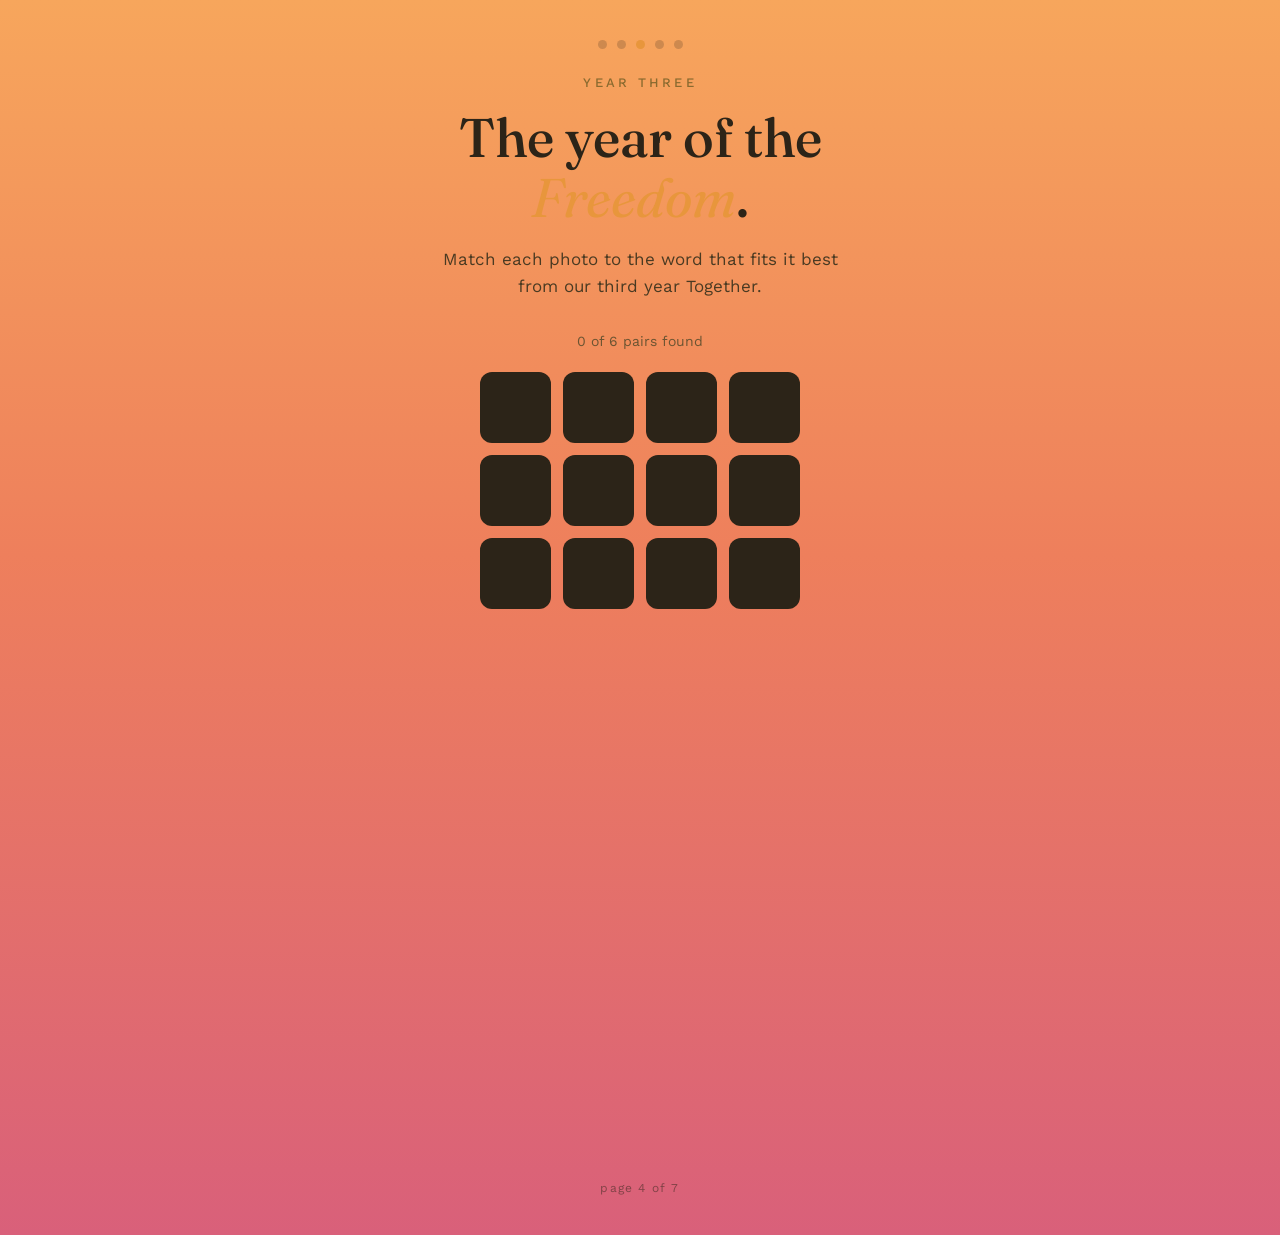
<file: Kieran-Website/puzzle3.html>
<!DOCTYPE html>
<html lang="en">
<head>
  <meta charset="UTF-8">
  <meta name="viewport" content="width=device-width, initial-scale=1.0">
  <title>Year Three</title>
  <link rel="stylesheet" href="/css/style.css">
</head>

<body class="theme-sunset">

  <div class="progress-dots">
    <span class="dot"></span><span class="dot"></span>
    <span class="dot active"></span>
    <span class="dot"></span><span class="dot"></span>
  </div>

  <span class="eyebrow">Year Three</span>
  <h1>The year of the <em>Freedom</em>.</h1>
  <p>Match each photo to the word that fits it best from our third year Together.</p>

  <p class="memory-status" id="status">0 of 6 pairs found</p>

  <div class="memory-grid" id="grid"></div>

  <!-- milestone photo, appears after 2 pairs -->
  <div class="milestone-photo" id="milestone1">
    <img src="/photos/Year 3/Year3 (7).jpeg" alt="">
    <p class="milestone-caption">Nothing but love for you</p>
  </div>

  <!-- milestone photo, appears after 4 pairs -->
  <div class="milestone-photo" id="milestone2">
    <img src="/photos/Year 3/Year3 (27).jpeg" alt="">
    <p class="milestone-caption">No one but you</p>
  </div>

  <!-- combination lock, appears once all pairs are found, gates the collage -->
  <div id="lockBlock" class="btn-hidden">
    <hr style="width:60px; border:none; border-top:1.5px solid var(--gold); margin:30px 0;">
    <span class="eyebrow">One Last Lock</span>
    <h1>Dial in the date<br>of my favourite persons <em>Birthday</em>.</h1>
    <p>Use the arrows to set the day and month.</p>

    <div class="lock-wheels" id="lockWheels"></div>
    <p class="lock-status" id="lockStatus"></p>
    <div><button class="btn" onclick="checkLock()">Unlock</button></div>
  </div>

  <!-- all year 3 photos, masonry style — stays hidden until the lock opens -->
  <div id="galleryBlock3" class="btn-hidden">
    <hr style="width:60px; border:none; border-top:1.5px solid var(--gold); margin:30px 0;">
    <p class="masonry-heading">year three, some of my favourites</p>
    <div class="masonry-grid" id="masonry3"></div>
  </div>

  <a id="nextLink" class="btn btn-hidden" style="margin-top:16px;" href="puzzle4.html">Continue to Year Four →</a>

  <footer>page 4 of 7</footer>

  <script>
    /* EDIT THIS: each pair is one photo + one word describing it.
       pairId links them — must match exactly between the two entries.
       Swap the "file" values for your real year 3 photos. */
    const cardData = [
      { pairId: 1, type: "image", file: "Year3 (28).jpeg" },
      { pairId: 1, type: "word",  text: "Vaal" },

      { pairId: 2, type: "image", file: "Year3 (26).jpeg" },
      { pairId: 2, type: "word",  text: "Valentines" },

      { pairId: 3, type: "image", file: "Year3 (22).jpeg" },
      { pairId: 3, type: "word",  text: "Favourite" },

      { pairId: 4, type: "image", file: "Year3 (6).jpeg" },
      { pairId: 4, type: "word",  text: "Celebrate" },

      { pairId: 5, type: "image", file: "Year3 (3).jpeg" },
      { pairId: 5, type: "word",  text: "Fun" },

      { pairId: 6, type: "image", file: "Year3 (4).jpeg" },
      { pairId: 6, type: "word",  text: "Joy" }
    ];

    // EDIT THIS: real date of the 21st, e.g. July 14th = [0,7,1,4]
    const correctDigits = [1, 8, 0, 2];
    let currentDigits = [0, 0, 0, 0];

    let cards = [...cardData];
    cards.sort(() => Math.random() - 0.5);

    let flippedCards = [];
    let matchedCount = 0;
    let lock = false;
    const totalPairs = cardData.length / 2;

    const grid = document.getElementById("grid");

    cards.forEach((card) => {
      const cardEl = document.createElement("div");
      cardEl.className = "memory-card";
      cardEl.dataset.pairId = card.pairId;

      if (card.type === "image") {
        const img = document.createElement("img");
        img.className = "match-card-img";
        img.src = "/photos/Year 3/" + card.file;
        cardEl.appendChild(img);
      } else {
        const span = document.createElement("span");
        span.className = "match-card-word";
        span.textContent = card.text;
        cardEl.appendChild(span);
      }

      cardEl.addEventListener("click", () => flipCard(cardEl));
      grid.appendChild(cardEl);
    });

    function flipCard(cardEl) {
      if (lock) return;
      if (cardEl.classList.contains("flipped") || cardEl.classList.contains("matched")) return;
      if (flippedCards.length === 2) return;

      cardEl.classList.add("flipped");
      flippedCards.push(cardEl);

      if (flippedCards.length === 2) {
        checkMatch();
      }
    }

    function checkMatch() {
      const [first, second] = flippedCards;

      if (first.dataset.pairId === second.dataset.pairId) {
        first.classList.add("matched");
        second.classList.add("matched");
        matchedCount++;
        document.getElementById("status").textContent = matchedCount + " of " + totalPairs + " pairs found";
        flippedCards = [];

        if (matchedCount === 2) {
          document.getElementById("milestone1").classList.add("show");
        }
        if (matchedCount === 4) {
          document.getElementById("milestone2").classList.add("show");
        }

        if (matchedCount === totalPairs) {
          document.getElementById("status").textContent = "All pairs found.";
          document.getElementById("lockBlock").classList.remove("btn-hidden");
          buildLock();
        }
      } else {
        lock = true;
        setTimeout(() => {
          first.classList.remove("flipped");
          second.classList.remove("flipped");
          flippedCards = [];
          lock = false;
        }, 700);
      }
    }

    function buildLock() {
      const wheelsContainer = document.getElementById("lockWheels");
      wheelsContainer.innerHTML = "";
      correctDigits.forEach((_, i) => {
        const wheel = document.createElement("div");
        wheel.className = "lock-wheel";
        wheel.innerHTML = `
          <button class="lock-arrow" onclick="changeDigit(${i}, 1)">▲</button>
          <div class="lock-digit" id="digit${i}">0</div>
          <button class="lock-arrow" onclick="changeDigit(${i}, -1)">▼</button>
        `;
        wheelsContainer.appendChild(wheel);
      });
    }

    function changeDigit(index, direction) {
      currentDigits[index] = (currentDigits[index] + direction + 10) % 10;
      document.getElementById("digit" + index).textContent = currentDigits[index];
    }

    function checkLock() {
      const status = document.getElementById("lockStatus");
      const isCorrect = currentDigits.every((d, i) => d === correctDigits[i]);

      if (isCorrect) {
        status.textContent = "The lock clicks open.";
        pinRewardPhoto("/photos/Year 3/Year3 (1).jpeg", "Your face when you realised it was real.");
        document.getElementById("galleryBlock3").classList.remove("btn-hidden");
        document.getElementById("nextLink").classList.remove("btn-hidden");

        // EDIT THIS: list every year 3 photo you want in the grid
        buildMasonry("masonry3", "/photos/Year 3", [
          "Year3 (9).jpeg", "Year3 (10).jpeg", "Year3 (5).jpeg", "Year3 (12).jpeg", "Year3 (13).jpeg",
          "Year3 (14).jpeg", "Year3 (15).jpeg", "Year3 (16).jpeg", "Year3 (17).jpeg", "Year3 (18).jpeg"
        ]);
      } else {
        status.textContent = "Not quite the right date — try again.";
      }
    }
  </script>

  <script src="/js/gallery.js"></script>
  <script src="/js/popup.js"></script>

</body>
</html>
</file>
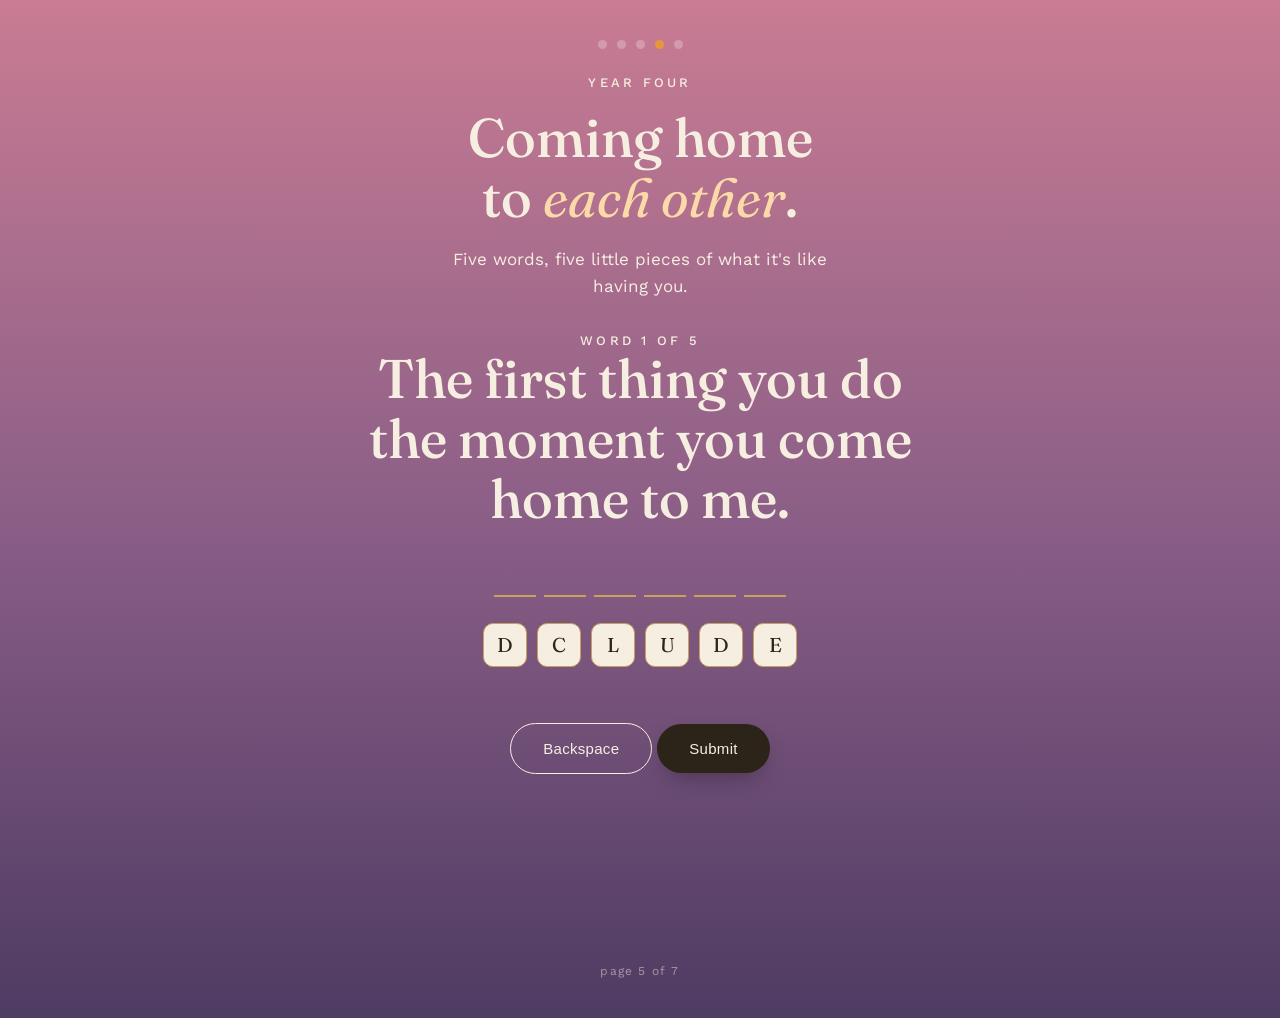
<file: Kieran-Website/puzzle4.html>
<!DOCTYPE html>
<html lang="en">
<head>
  <meta charset="UTF-8">
  <meta name="viewport" content="width=device-width, initial-scale=1.0">
  <title>Year Four</title>
  <link rel="stylesheet" href="/css/style.css">
</head>

<body class="theme-dusk">

  <div class="progress-dots">
    <span class="dot"></span><span class="dot"></span><span class="dot"></span>
    <span class="dot active"></span>
    <span class="dot"></span>
  </div>

  <span class="eyebrow">Year Four</span>
  <h1>Coming home<br>to <em>each other</em>.</h1>
  <p>Five words, five little pieces of what it's like having you.</p>

  <!-- ============ WORD 1 ============ -->
  <div id="scramble1Block">
    <span class="eyebrow">Word 1 of 5</span>
    <h1>The first thing you do<br>the moment you come home to me.</h1>
    <div class="spelled-word" id="spelledWord1"></div>
    <div class="letter-tiles" id="letterTiles1"></div>
    <p class="scramble-status" id="scrambleStatus1"></p>
    <div>
      <button class="btn btn-secondary" onclick="backspace(1)">Backspace</button>
      <button class="btn" onclick="checkWord(1)">Submit</button>
    </div>
    <div class="question-reward" id="photo1"><img src="/photos/Year 4/Year4 (1).jpeg" alt=""></div>
  </div>

  <!-- ============ WORD 2 ============ -->
  <div id="scramble2Block" class="btn-hidden">
    <hr style="width:60px; border:none; border-top:1.5px solid var(--gold); margin:30px 0;">
    <span class="eyebrow">Word 2 of 5</span>
    <h1>What is your<br>Favourite, chocolate?</h1>
    <div class="spelled-word" id="spelledWord2"></div>
    <div class="letter-tiles" id="letterTiles2"></div>
    <p class="scramble-status" id="scrambleStatus2"></p>
    <div>
      <button class="btn btn-secondary" onclick="backspace(2)">Backspace</button>
      <button class="btn" onclick="checkWord(2)">Submit</button>
    </div>
    <div class="question-reward" id="photo2"><img src="/photos/Year 4/Year4 (2).jpeg" alt=""></div>
  </div>

  <!-- ============ WORD 3 ============ -->
  <div id="scramble3Block" class="btn-hidden">
    <hr style="width:60px; border:none; border-top:1.5px solid var(--gold); margin:30px 0;">
    <span class="eyebrow">Word 3 of 5</span>
    <h1>What is one word,<br>everyone would describe you as?</h1>
    <div class="spelled-word" id="spelledWord3"></div>
    <div class="letter-tiles" id="letterTiles3"></div>
    <p class="scramble-status" id="scrambleStatus3"></p>
    <div>
      <button class="btn btn-secondary" onclick="backspace(3)">Backspace</button>
      <button class="btn" onclick="checkWord(3)">Submit</button>
    </div>
    <div class="question-reward" id="photo3"><img src="/photos/Year 4/Year4 (3).jpeg" alt=""></div>
  </div>

  <!-- ============ WORD 4 ============ -->
  <div id="scramble4Block" class="btn-hidden">
    <hr style="width:60px; border:none; border-top:1.5px solid var(--gold); margin:30px 0;">
    <span class="eyebrow">Word 4 of 5</span>
    <h1>How do you make me<br> feel every single day being your partner?</h1>
    <div class="spelled-word" id="spelledWord4"></div>
    <div class="letter-tiles" id="letterTiles4"></div>
    <p class="scramble-status" id="scrambleStatus4"></p>
    <div>
      <button class="btn btn-secondary" onclick="backspace(4)">Backspace</button>
      <button class="btn" onclick="checkWord(4)">Submit</button>
    </div>
    <div class="question-reward" id="photo4"><img src="/photos/Year 4/Year4 (4).jpeg" alt=""></div>
  </div>

  <!-- ============ WORD 5 ============ -->
  <div id="scramble5Block" class="btn-hidden">
    <hr style="width:60px; border:none; border-top:1.5px solid var(--gold); margin:30px 0;">
    <span class="eyebrow">Word 5 of 5</span>
    <h1>What it feels like,<br>every single time we close the gap.</h1>
    <div class="spelled-word" id="spelledWord5"></div>
    <div class="letter-tiles" id="letterTiles5"></div>
    <p class="scramble-status" id="scrambleStatus5"></p>
    <div>
      <button class="btn btn-secondary" onclick="backspace(5)">Backspace</button>
      <button class="btn" onclick="checkWord(5)">Submit</button>
    </div>
    <div class="question-reward" id="photo5"><img src="/photos/Year 4/Year4 (5).jpeg" alt=""></div>
  </div>

  <!-- corkboard memory wall -->
  <div id="corkBlock" class="btn-hidden">
    <hr style="width:60px; border:none; border-top:1.5px solid var(--gold); margin:30px 0;">
    <p class="corkboard-heading">year four, pinned up</p>
    <div class="corkboard" id="cork4"></div>
  </div>

  <a id="nextLink" class="btn btn-hidden" style="margin-top:16px;" href="puzzle5.html">Continue to Year Five →</a>

  <footer>page 5 of 7</footer>

  <script>
    /* EDIT THESE: one word per puzzle, capital letters only. */
    const answerWords = {
      1: "CUDDLE",
      2: "LINDT",
      3: "INCREDIBLE",
      4: "SPOILT",
      5: "PERFECT"
    };

    const state = {};

    function setupScramble(i) {
      const word = answerWords[i];
      let letters = word.split("");
      letters.sort(() => Math.random() - 0.5);

      state[i] = { spelled: [], usedTileIndexes: [], letters: letters };

      const tilesContainer = document.getElementById("letterTiles" + i);
      const wordContainer = document.getElementById("spelledWord" + i);

      letters.forEach((letter, index) => {
        const tile = document.createElement("button");
        tile.className = "letter-tile";
        tile.textContent = letter;
        tile.dataset.index = index;
        tile.addEventListener("click", () => pickLetter(i, index, letter, tile));
        tilesContainer.appendChild(tile);
      });

      word.split("").forEach(() => {
        const slot = document.createElement("div");
        slot.className = "spelled-slot";
        wordContainer.appendChild(slot);
      });
    }

    function pickLetter(i, index, letter, tile) {
      const s = state[i];
      const word = answerWords[i];
      if (s.spelled.length >= word.length) return;

      s.spelled.push(letter);
      s.usedTileIndexes.push(index);
      tile.classList.add("used");

      const slots = document.querySelectorAll("#spelledWord" + i + " .spelled-slot");
      slots[s.spelled.length - 1].textContent = letter;
    }

    function backspace(i) {
      const s = state[i];
      if (s.spelled.length === 0) return;

      const lastTileIndex = s.usedTileIndexes.pop();
      s.spelled.pop();

      const tile = document.querySelector("#letterTiles" + i + ' [data-index="' + lastTileIndex + '"]');
      tile.classList.remove("used");

      const slots = document.querySelectorAll("#spelledWord" + i + " .spelled-slot");
      slots[s.spelled.length].textContent = "";
    }

    function checkWord(i) {
      const s = state[i];
      const word = answerWords[i];
      const status = document.getElementById("scrambleStatus" + i);
      const guess = s.spelled.join("");

      if (guess === word) {
        status.textContent = "Such a smartie!";
        document.getElementById("photo" + i).classList.add("show");

        if (i < 5) {
          document.getElementById("scramble" + (i + 1) + "Block").classList.remove("btn-hidden");
        } else {
          finishYear();
        }
      } else {
        status.textContent = "No no silly goose.";
        s.spelled = [];
        s.usedTileIndexes = [];
        document.querySelectorAll("#spelledWord" + i + " .spelled-slot").forEach(el => el.textContent = "");
        document.querySelectorAll("#letterTiles" + i + " .letter-tile").forEach(el => el.classList.remove("used"));
      }
    }

    function finishYear() {
      pinRewardPhoto("/photos/Year 4/Year4 (1).jpeg", "Coming home to each other.");
      document.getElementById("corkBlock").classList.remove("btn-hidden");
      document.getElementById("nextLink").classList.remove("btn-hidden");

      // EDIT THIS: list every year 4 photo you want pinned to the board
      buildCorkboard("cork4", "/photos/Year 4", [
        "Year4 (6).jpeg", "Year4 (7).jpeg", "Year4 (8).jpeg", "Year4 (9).jpeg", "Year4 (10).jpeg",
        "Year4 (11).jpeg", "Year4 (12).jpeg", "Year4 (13).jpeg", "Year4 (14).jpeg", "Year4 (15).jpeg"
      ]);
    }

    for (let i = 1; i <= 5; i++) {
      setupScramble(i);
    }
  </script>

  <script src="/js/gallery.js"></script>
  <script src="/js/popup.js"></script>

</body>
</html>
</file>
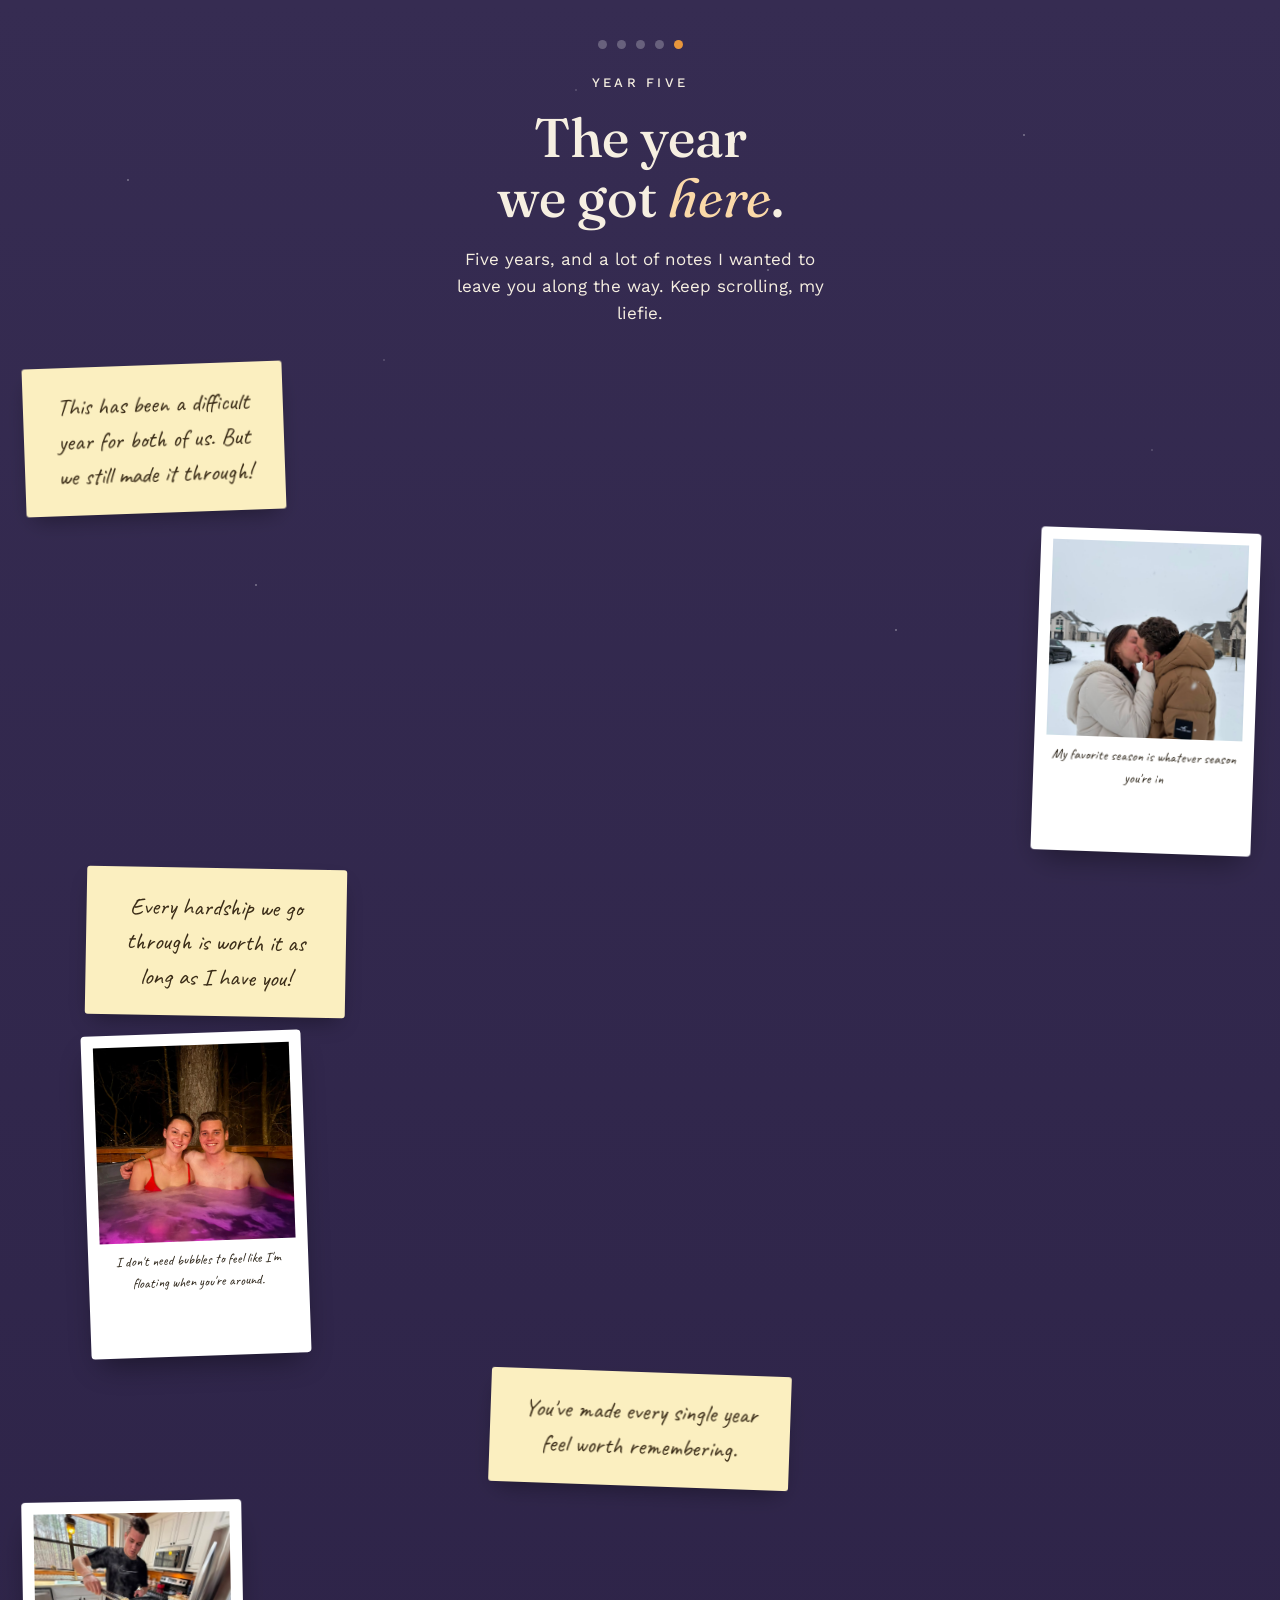
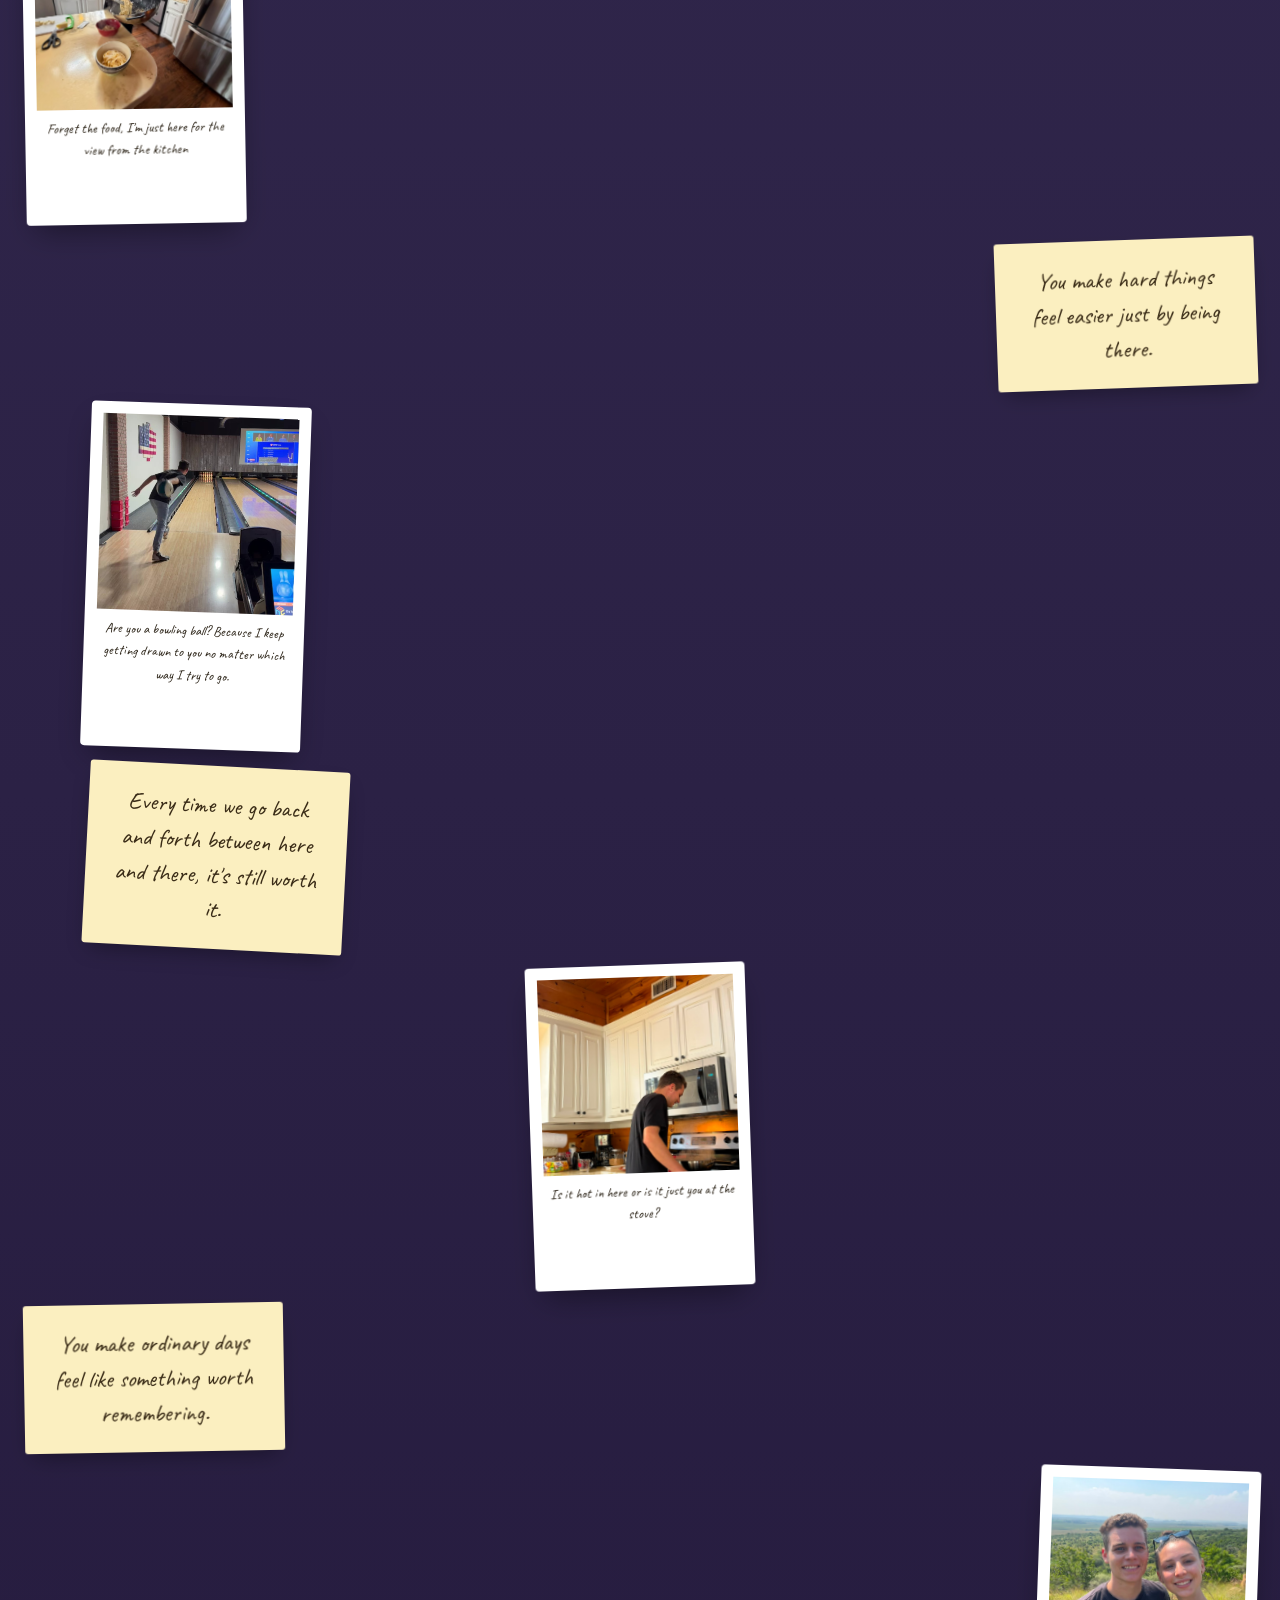
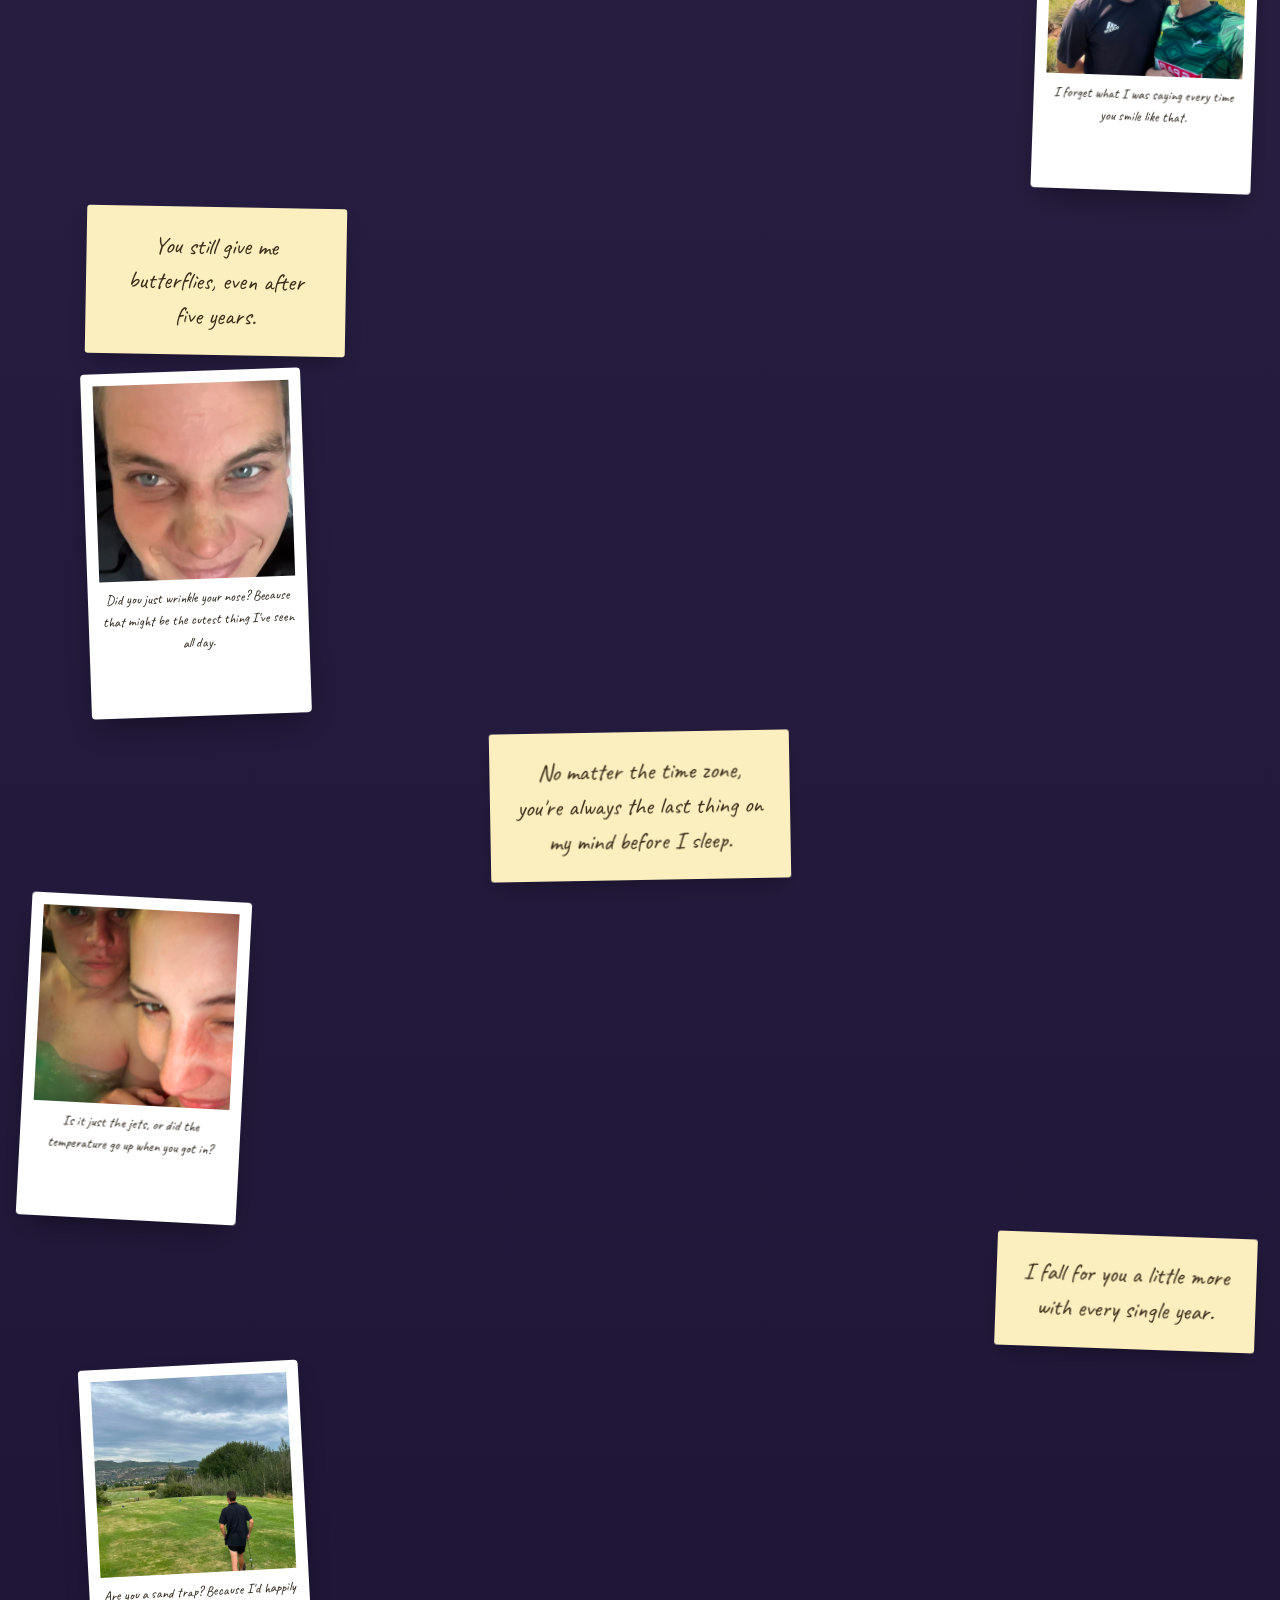
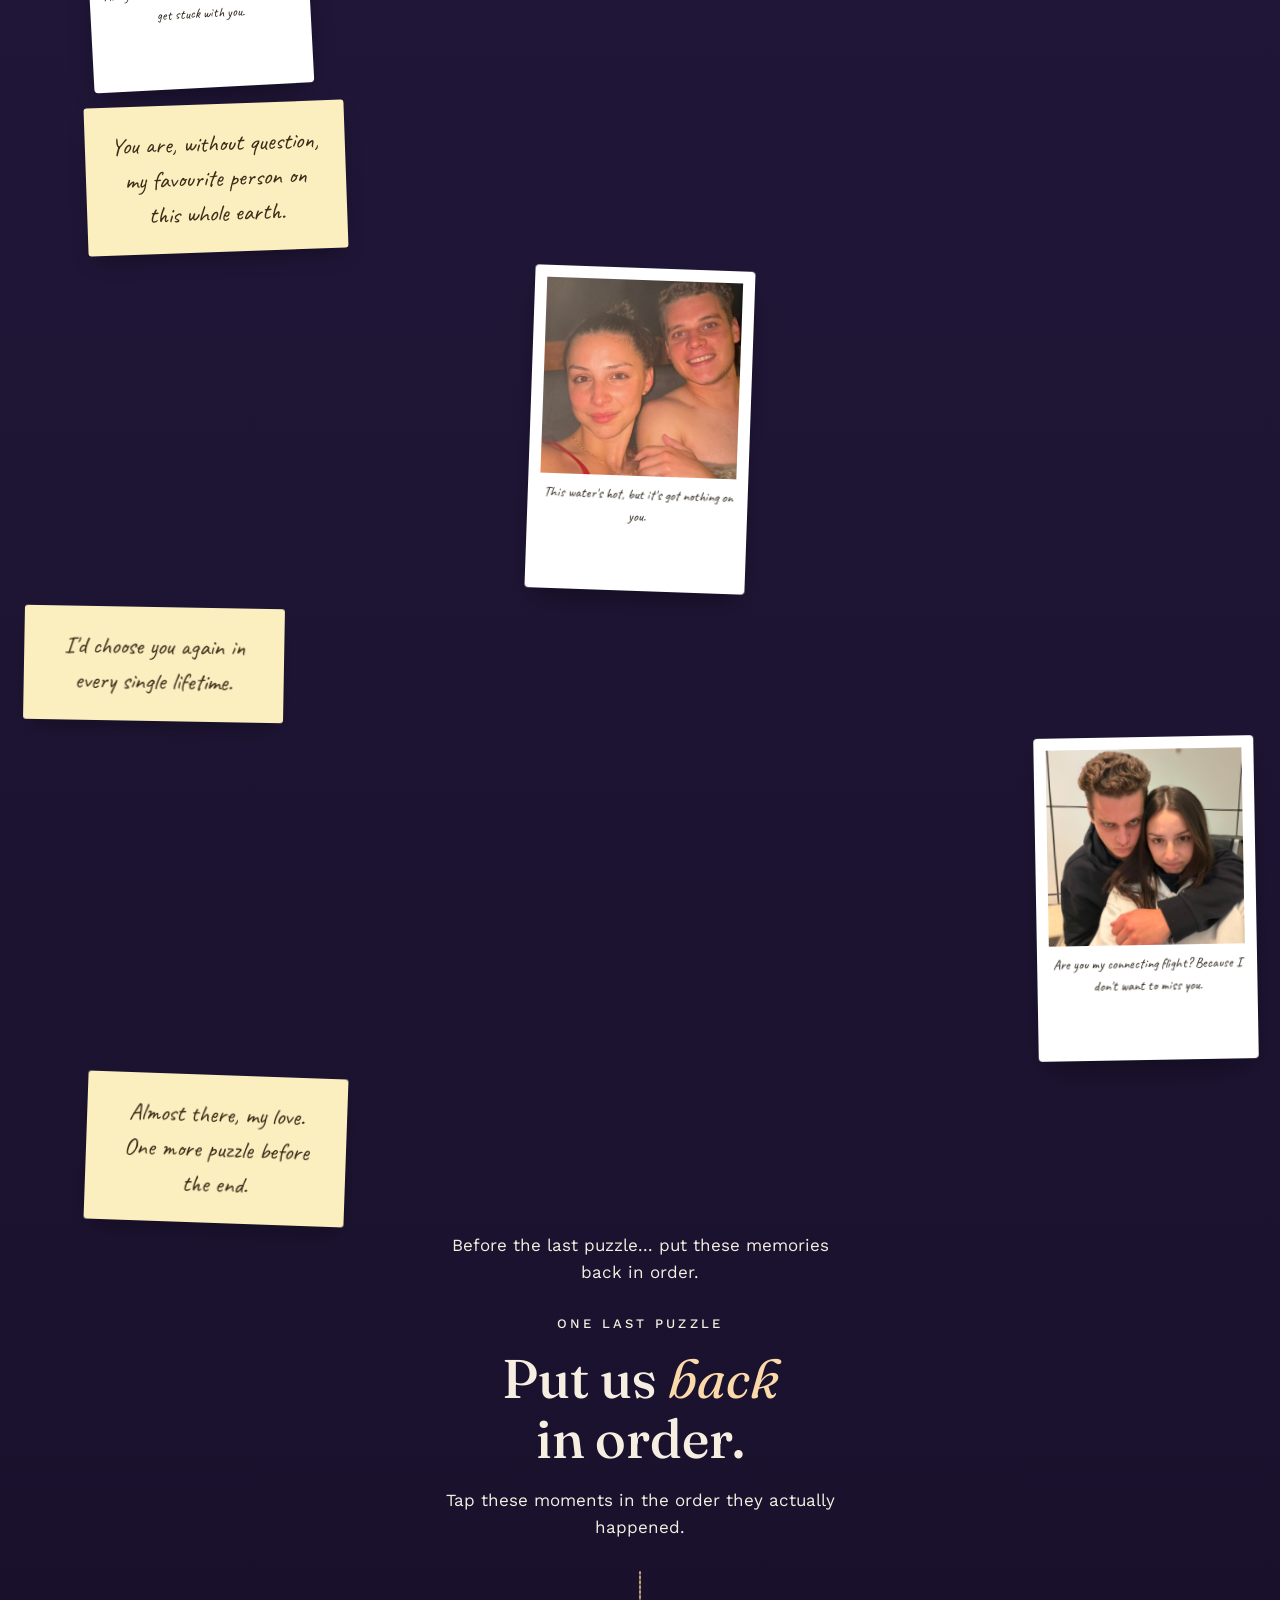
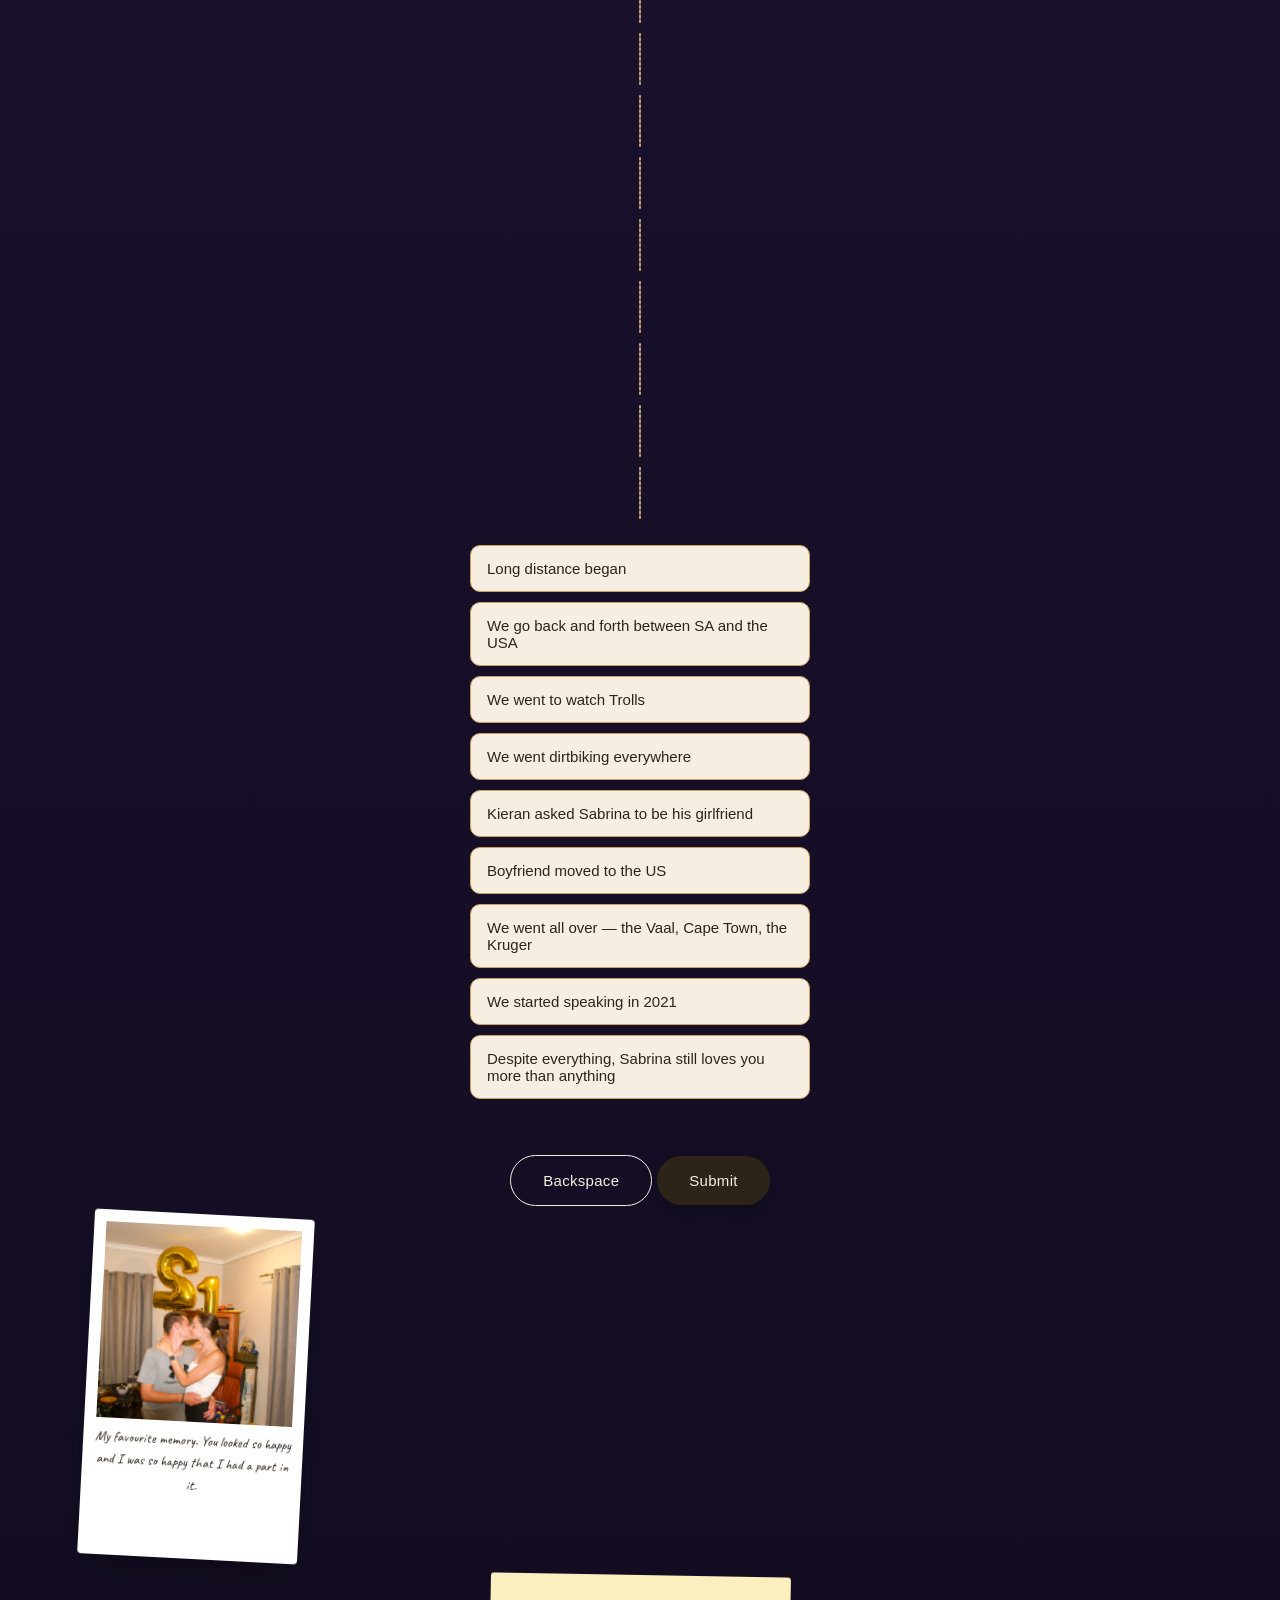
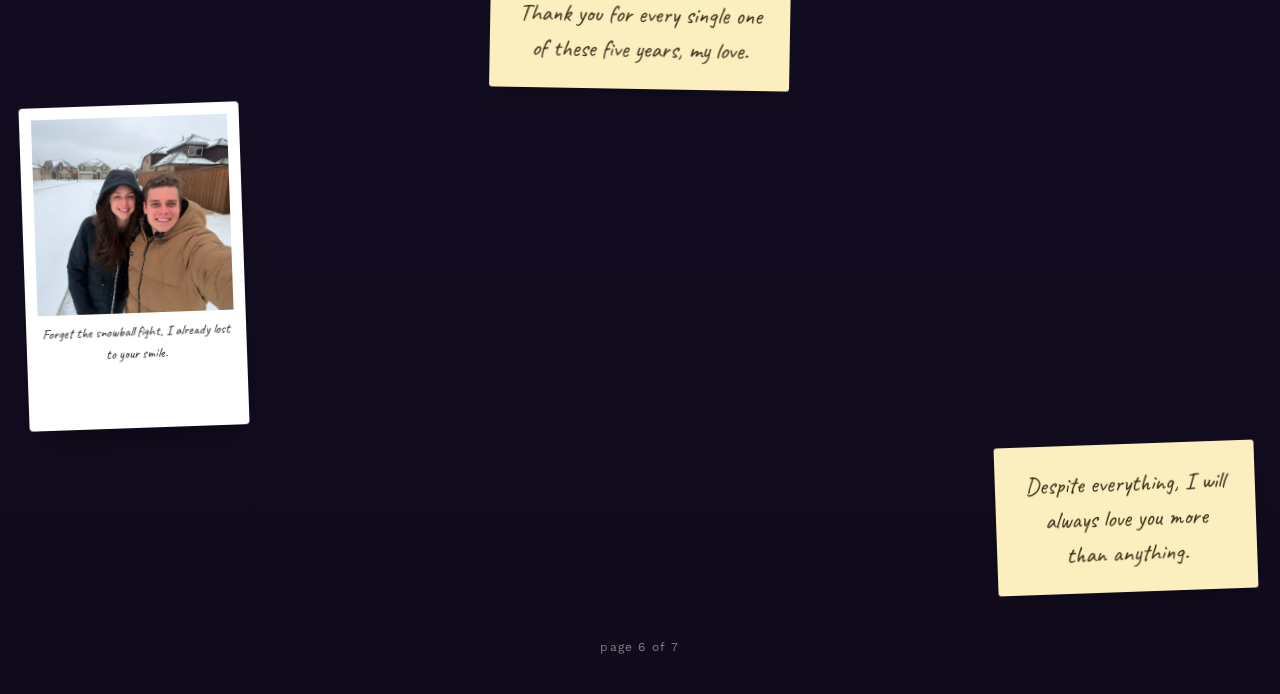
<file: Kieran-Website/puzzle5.html>
<!DOCTYPE html>
<html lang="en">
<head>
  <meta charset="UTF-8">
  <meta name="viewport" content="width=device-width, initial-scale=1.0">
  <title>Year Five</title>
  <link rel="stylesheet" href="/css/style.css">
</head>
<body class="theme-night">

  <div class="progress-dots">
    <span class="dot"></span><span class="dot"></span><span class="dot"></span><span class="dot"></span>
    <span class="dot active"></span>
  </div>

  <span class="eyebrow">Year Five</span>
  <h1>The year<br>we got <em>here</em>.</h1>
  <p>Five years, and a lot of notes I wanted to leave you along the way. Keep scrolling, my liefie.</p>

  <div class="scatter-note align-far-left" style="transform:rotate(-2deg);">
    This has been a difficult year for both of us. But we still made it through!
  </div>

  <div class="scatter-photo-inline align-far-right" style="transform:rotate(2deg);" onclick="openLightbox('/photos/Year 5/Year5 (1).jpeg', '')">
    <img src="/photos/Year 5/Year5 (1).jpeg" alt="">
    <p class="polaroid-caption">My favorite season is whatever season you're in</p>
  </div>

  <div class="scatter-note align-left" style="transform:rotate(1deg);">
    Every hardship we go through is worth it as long as I have you!
  </div>

  <div class="scatter-photo-inline align-right" style="transform:rotate(-2deg);" onclick="openLightbox('/photos/Year 5/Year5 (2).jpeg', '')">
    <img src="/photos/Year 5/Year5 (2).jpeg" alt="">
    <p class="polaroid-caption">I don't need bubbles to feel like I'm floating when you're around.</p>
  </div>

  <div class="scatter-note align-center" style="transform:rotate(2deg);">
    You've made every single year feel worth remembering.
  </div>

  <div class="scatter-photo-inline align-far-left" style="transform:rotate(-1deg);" onclick="openLightbox('/photos/Year 5/Year5 (3).jpeg', '')">
    <img src="/photos/Year 5/Year5 (3).jpeg" alt="">
    <p class="polaroid-caption">Forget the food, I'm just here for the view from the kitchen</p>
  </div>

  <div class="scatter-note align-far-right" style="transform:rotate(-2deg);">
    You make hard things feel easier just by being there.
  </div>

  <div class="scatter-photo-inline align-left" style="transform:rotate(2deg);" onclick="openLightbox('/photos/Year 5/Year5 (10).jpeg', '')">
    <img src="/photos/Year 5/Year5 (10).jpeg" alt="">
    <p class="polaroid-caption">Are you a bowling ball? Because I keep getting drawn to you no matter which way I try to go.</p>
  </div>

  <div class="scatter-note align-right" style="transform:rotate(3deg);">
    Every time we go back and forth between here and there, it's still worth it.
  </div>

  <div class="scatter-photo-inline align-center" style="transform:rotate(-2deg);" onclick="openLightbox('/photos/Year 5/Year5 (5).jpeg', '')">
    <img src="/photos/Year 5/Year5 (5).jpeg" alt="">
    <p class="polaroid-caption">Is it hot in here or is it just you at the stove?</p>
  </div>

  <div class="scatter-note align-far-left" style="transform:rotate(-1deg);">
    You make ordinary days feel like something worth remembering.
  </div>

  <div class="scatter-photo-inline align-far-right" style="transform:rotate(2deg);" onclick="openLightbox('/photos/Year 5/Year5 (6).jpeg', '')">
    <img src="/photos/Year 5/Year5 (6).jpeg" alt="">
    <p class="polaroid-caption">I forget what I was saying every time you smile like that.</p>
  </div>

  <div class="scatter-note align-left" style="transform:rotate(1deg);">
    You still give me butterflies, even after five years.
  </div>

  <div class="scatter-photo-inline align-right" style="transform:rotate(-2deg);" onclick="openLightbox('/photos/Year 5/Year5 (18).jpeg', '')">
    <img src="/photos/Year 5/Year5 (18).jpeg" alt="">
    <p class="polaroid-caption">Did you just wrinkle your nose? Because that might be the cutest thing I've seen all day.</p>
  </div>

  <div class="scatter-note align-center" style="transform:rotate(-1deg);">
    No matter the time zone, you're always the last thing on my mind before I sleep.
  </div>

  <div class="scatter-photo-inline align-far-left" style="transform:rotate(3deg);" onclick="openLightbox('/photos/Year 5/Year5 (19).jpeg', '')">
    <img src="/photos/Year 5/Year5 (19).jpeg" alt="">
    <p class="polaroid-caption">Is it just the jets, or did the temperature go up when you got in?</p>
  </div>

  <div class="scatter-note align-far-right" style="transform:rotate(2deg);">
    I fall for you a little more with every single year.
  </div>

  <div class="scatter-photo-inline align-left" style="transform:rotate(-3deg);" onclick="openLightbox('/photos/Year 5/Year5 (20).jpeg', '')">
    <img src="/photos/Year 5/Year5 (20).jpeg" alt="">
    <p class="polaroid-caption">Are you a sand trap? Because I'd happily get stuck with you.</p>
  </div>

  <div class="scatter-note align-right" style="transform:rotate(-2deg);">
    You are, without question, my favourite person on this whole earth.
  </div>

  <div class="scatter-photo-inline align-center" style="transform:rotate(2deg);" onclick="openLightbox('/photos/Year 5/Year5 (21).jpeg', '')">
    <img src="/photos/Year 5/Year5 (16).jpeg" alt="">
    <p class="polaroid-caption">This water's hot, but it's got nothing on you.</p>
  </div>

  <div class="scatter-note align-far-left" style="transform:rotate(1deg);">
    I'd choose you again in every single lifetime.
  </div>

  <div class="scatter-photo-inline align-far-right" style="transform:rotate(-1deg);" onclick="openLightbox('/photos/Year 5/Year5 (22).jpeg', '')">
    <img src="/photos/Year 5/Year5 (14).jpeg" alt="">
    <p class="polaroid-caption">Are you my connecting flight? Because I don't want to miss you.</p>
  </div>

  <div class="scatter-note align-left" style="transform:rotate(2deg);">
    Almost there, my love. One more puzzle before the end.
  </div>

  <p>Before the last puzzle... put these memories back in order.</p>

  <span class="eyebrow">One Last Puzzle</span>
  <h1>Put us <em>back</em><br>in order.</h1>
  <p>Tap these moments in the order they actually happened.</p>

  <div class="moment-slots" id="momentSlots"></div>
  <div class="moment-tiles" id="momentTiles"></div>
  <p class="scramble-status" id="orderStatus"></p>

  <div>
    <button class="btn btn-secondary" onclick="backspaceOrder()">Backspace</button>
    <button class="btn" onclick="checkOrder()">Submit</button>
  </div>

  <div class="scatter-photo-inline align-right" style="transform:rotate(3deg);" onclick="openLightbox('/photos/Year 5/Year5 (7).jpeg', '')">
    <img src="/photos/Year 5/Year5 (7).jpeg" alt="">
    <p class="polaroid-caption">My favourite memory. You looked so happy and I was so happy that I had a part in it.</p>
  </div>

  <div class="scatter-note align-center" style="transform:rotate(1deg);">
    Thank you for every single one of these five years, my love.
  </div>

  <div class="scatter-photo-inline align-far-left" style="transform:rotate(-2deg);" onclick="openLightbox('/photos/Year 5/Year5 (23).jpeg', '')">
    <img src="/photos/Year 5/Year5 (13).jpeg" alt="">
    <p class="polaroid-caption">Forget the snowball fight, I already lost to your smile.</p>
  </div>

  <div class="scatter-note align-far-right" style="transform:rotate(-2deg);">
    Despite everything, I will always love you more than anything.
  </div>

  <!-- finale slideshow field, unlocked once the order is correct -->
  <div id="slideshowBlock" class="btn-hidden">
    <hr style="width:60px; border:none; border-top:1.5px solid var(--gold); margin:30px 0;">
    <p class="scatter-heading">five years, one photo at a time</p>
    <div class="slideshow" id="slideshow5"></div>
  </div>

  <a id="nextLink" class="btn btn-hidden" style="margin-top:16px;" href="reveal.html">Continue to the end →</a>

  <footer>page 6 of 7</footer>

  <script>
    /* EDIT THIS: your real timeline, written in the CORRECT chronological order. */
    const correctOrder = [
      "We started speaking in 2021",
      "We went to watch Trolls",
      "We went dirtbiking everywhere",
      "Kieran asked Sabrina to be his girlfriend",
      "We went all over — the Vaal, Cape Town, the Kruger",
      "Boyfriend moved to the US",
      "Long distance began",
      "We go back and forth between SA and the USA",
      "Despite everything, Sabrina still loves you more than anything"
    ];

    let shuffledMoments = [...correctOrder];
    shuffledMoments.sort(() => Math.random() - 0.5);

    let placed = [];
    let usedTileIndexes = [];

    const slotsContainer = document.getElementById("momentSlots");
    const tilesContainer = document.getElementById("momentTiles");

    correctOrder.forEach(() => {
      const slot = document.createElement("div");
      slot.className = "moment-slot";
      slotsContainer.appendChild(slot);
    });

    shuffledMoments.forEach((moment, index) => {
      const tile = document.createElement("button");
      tile.className = "moment-tile";
      tile.textContent = moment;
      tile.dataset.index = index;
      tile.addEventListener("click", () => pickMoment(index, moment, tile));
      tilesContainer.appendChild(tile);
    });

    function pickMoment(index, moment, tile) {
      if (placed.length >= correctOrder.length) return;

      placed.push(moment);
      usedTileIndexes.push(index);
      tile.classList.add("used");

      const slots = document.querySelectorAll(".moment-slot");
      slots[placed.length - 1].textContent = moment;
      slots[placed.length - 1].classList.add("filled");
    }

    function backspaceOrder() {
      if (placed.length === 0) return;

      const lastTileIndex = usedTileIndexes.pop();
      placed.pop();

      const tile = tilesContainer.querySelector('[data-index="' + lastTileIndex + '"]');
      tile.classList.remove("used");

      const slots = document.querySelectorAll(".moment-slot");
      slots[placed.length].textContent = "";
      slots[placed.length].classList.remove("filled");
    }

    function checkOrder() {
      const status = document.getElementById("orderStatus");
      const isCorrect = placed.every((m, i) => m === correctOrder[i]);
      const isComplete = placed.length === correctOrder.length;

      if (isComplete && isCorrect) {
        status.textContent = "Exactly how it happened.";
        finishYear();
      } else {
        status.textContent = isComplete ? "Not quite the right order — try again." : "Place all of them first.";
        if (isComplete) {
          placed = [];
          usedTileIndexes = [];
          document.querySelectorAll(".moment-slot").forEach(s => { s.textContent = ""; s.classList.remove("filled"); });
          document.querySelectorAll(".moment-tile").forEach(t => t.classList.remove("used"));
        }
      }
    }

    function finishYear() {
      pinRewardPhoto("/photos/Year 5/Year5 (1).jpeg", "Five years, and every road we took.");
      document.getElementById("slideshowBlock").classList.remove("btn-hidden");
      document.getElementById("nextLink").classList.remove("btn-hidden");

      // EDIT THIS: list every year 5 photo you want in the slideshow
      buildSlideshow("slideshow5", "/photos/Year 5", [
        "Year5 (8).jpeg", "Year5 (9).jpeg", "Year5 (10).jpeg", "Year5 (11).jpeg", "Year5 (12).jpeg",
        "Year5 (13).jpeg", "Year5 (14).jpeg", "Year5 (15).jpeg", "Year5 (16).jpeg", "Year5 (17).jpeg"
      ]);
    }
  </script>

  <script src="/js/gallery.js"></script>
  <script src="/js/popup.js"></script>

</body>
</html>
</file>
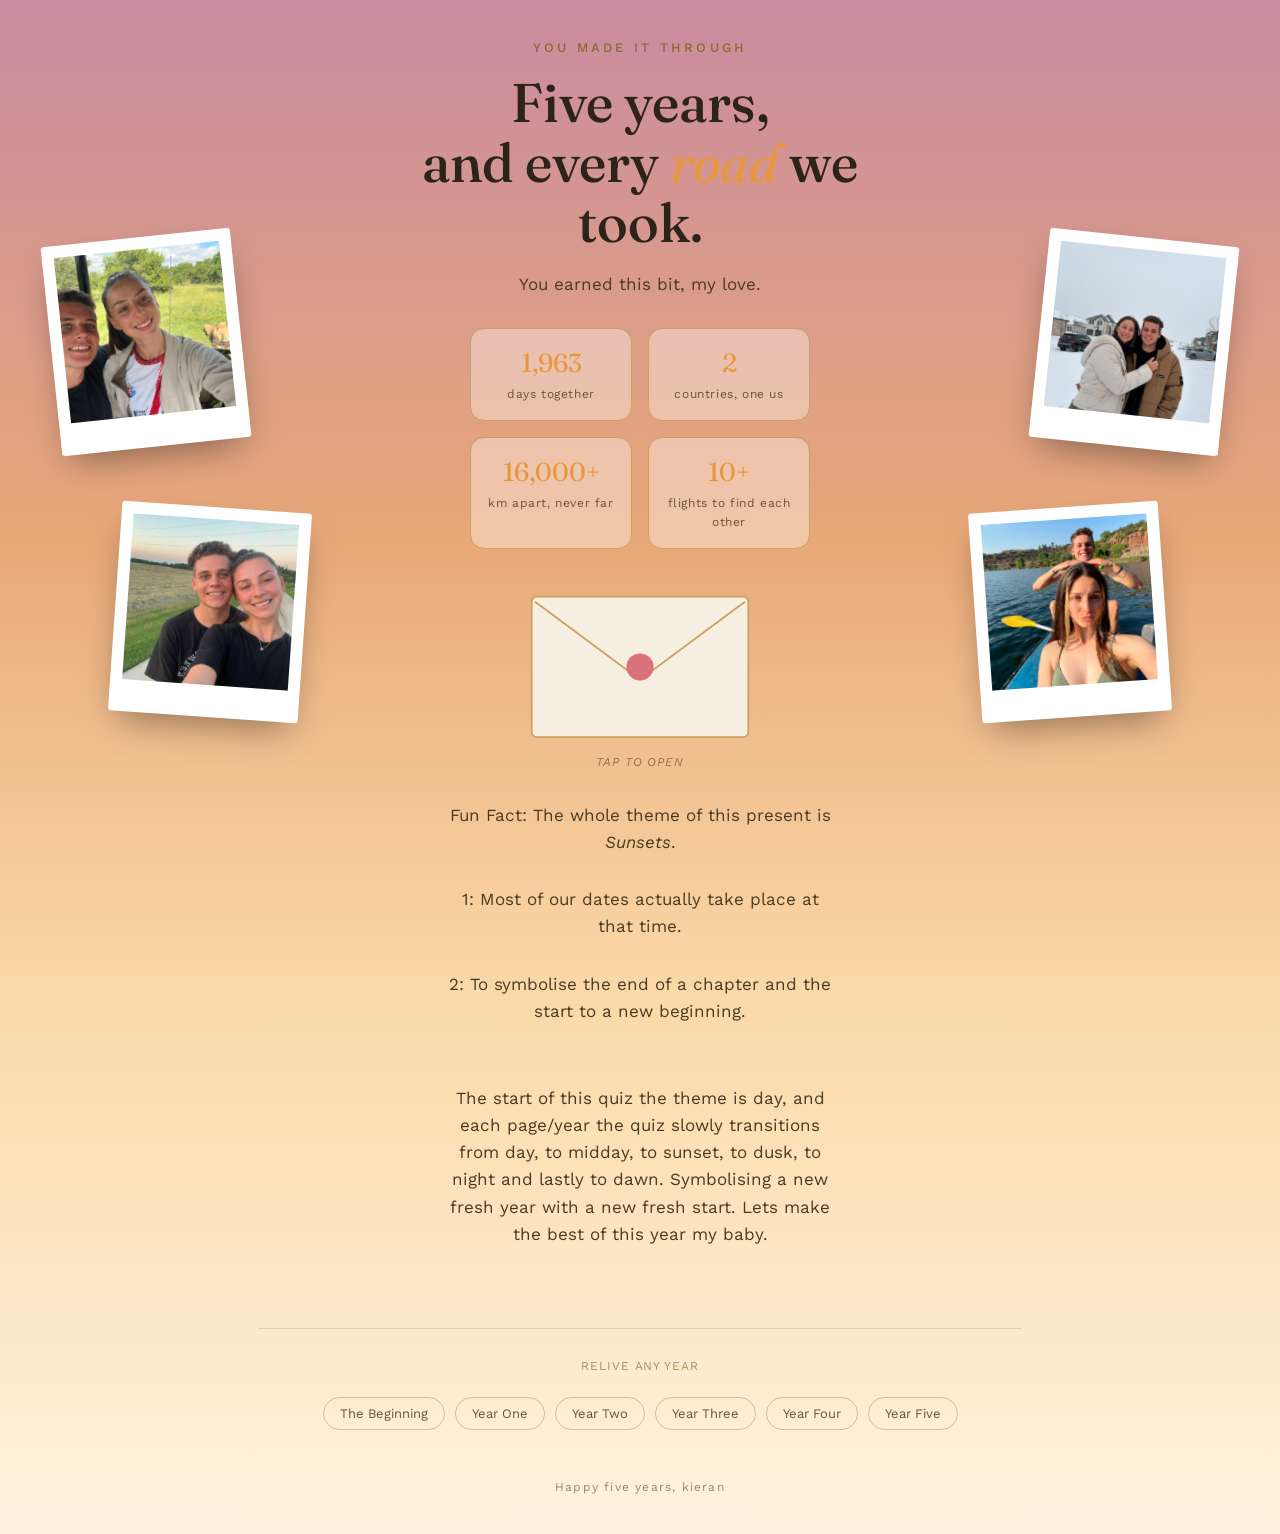
<file: Kieran-Website/reveal.html>
<!DOCTYPE html>
<html lang="en">
<head>
  <meta charset="UTF-8">
  <meta name="viewport" content="width=device-width, initial-scale=1.0">
  <title>For You</title>
  <link rel="stylesheet" href="/css/style.css">
</head>

<body class="theme-dawn">

    <div class="start-photo start-photo-left">
  <img src="/photos/Year 5/Year5 (8).jpeg" alt="">
</div>

<div class="start-photo start-photo-right">
  <img src="/photos/Year 5/Year5 (9).jpeg" alt="">
</div>

<div class="start-photo start-photo-left-lower">
  <img src="/photos/Year 4/Year4 (6).jpeg" alt="">
</div>

<div class="start-photo start-photo-right-lower">
  <img src="/photos/Year 2/Year2 (37).jpeg" alt="">
</div>

  <span class="eyebrow">You made it through</span>
  <h1>Five years,<br>and every <em>road</em> we took.</h1>
  <p>You earned this bit, my love.</p>

  <div class="stats-grid">
    <div class="stat-box">
      <span class="stat-number" id="dayCount">—</span>
      <span class="stat-label">days together</span>
    </div>
    <div class="stat-box">
      <span class="stat-number">2</span>
      <span class="stat-label">countries, one us</span>
    </div>
    <div class="stat-box">
      <span class="stat-number">16,000+</span>
      <span class="stat-label">km apart, never far</span>
    </div>
    <div class="stat-box">
      <span class="stat-number">10+</span>
      <span class="stat-label">flights to find each other</span>
    </div>
  </div>

  <div class="envelope" id="envelope" tabindex="0" role="button" aria-expanded="false" aria-label="Open the letter">
    <svg viewBox="0 0 260 170" fill="none">
      <rect x="2" y="2" width="256" height="166" rx="6" fill="#F6EFE1" stroke="#C9A05C" stroke-width="2"/>
      <path d="M6 8 L130 100 L254 8" stroke="#C9A05C" stroke-width="2" fill="none"/>
      <circle cx="130" cy="85" r="16" fill="#D9707A"/>
    </svg>
  </div>
  <p class="envelope-hint" id="envelopeHint"><em>tap to open</em></p>

  <div class="letter-paper" id="letterPaper">
    <p>Kieran/My Love,</p>
    <p>I want to start this off by saying that I'm sorry. These past two years or so have honestly been so unbelievably difficult for us. I'm sorry. I wish there was a way I could change things and fix things for us. Heck, I know even now we aren't exactly where we should be. But if there is one positive thing that comes out of all of this, it has been, at least for me personally. That despite how difficult things are. Despite how hard things become. Despite how angry we make each other. Despite all of the endless miscommunication and the distance that feels like it is never-ending. You will always be worth it. There isn't a single day I don't think about you. There isn't a second in my life that I wouldn't want to live without you in it. You have become the single most important person in my life.</p>
    <p>I can't picture my life, my future, without you in it. Long distance is hard, and it sucks that every birthday, special event, anniversary, and holiday are almost always spent apart. But isn't it so special that despite not being together, we can still make it work. We can still make it special.</p>
    <p>I wanted to take a moment to just speak about you. You surprise me every single day, Kieran. I have never met someone who works so hard to achieve what they want in life. Someone so young who has such an incredible drive. There isn't a single other 22-year-old that I can name who works nearly as hard as you do and who is so devoted to becoming the man he wants to be. I am so incredibly proud to be able to call you mine. To have someone who I can aspire to grow along with through life. To consistently challenge me in every way while being able to comfort me when I need it. To be the person I can fight until I'm blue in the face, but still be there to pick up the pieces afterwards. Who I can do my best to love and cherish because I always feel utterly spoilt.</p>
    <p>I feel so blessed to have a man like you in my life. You inspire me every day. You make me want to be a better person, and your love and loyalty motivate me to try to be the best partner I can possibly be for you.</p>
    <p>Colossians 3:12 urges believers to "clothe themselves" with kindness, humility, and patience [1.1]. This verse embodies you perfectly. You are the kindest, most loving and generous person I know. I love you so incredibly much, Kieran. You have truly been such a blessing to my life. I know I'm not the wealthiest and can't spoil you endlessly like I wish I could. I wish I could buy you everything you could want and more. I'm sorry that this gift is kind of bland in the physical aspect. My point is, I just wanted you to feel special. I wanted you to feel loved and cared for. I wanted you to have something to look back on if you ever felt sad. I wanted you to feel seen. To show you that I see everything you do, and I'm so unbelievably grateful for the hard work you put in in order to try to make this relationship work. You mean everything to me, and I love you more than there are any words to possibly describe it. Every day with you is a blessing that I continue to cherish.</p>
    <p>Happy 5th Anniversary, my baby. These past 5 years have been the most incredible years of my life. Every single adventure to all of the mountains, Vaal, Kruger, America, Texas, Oklahoma, San Antonio, Cape Town, and so many more have been the most incredible memories for me. Staying at home and cuddling with you have been my most cherished days. Our various dates to places like Fireroom, Casa Galo, Lupa, Butcher Boys, Olive Garden, Raising Cane's, In-N-Out, WingStop, all of those lovely small restaurants we visited along the way. I have made so many amazing memories with you. You have spoilt me so utterly rotten these past five years, and although I don't deserve it, I am so utterly grateful. Your generosity has been unmatched. Who else could gift me all of those flights, adorable gifts, and dates, those trips together, and spoil me with all the takeout my greedy little stomach desires?</p>
    <p>I am so proud of the person you are. Your endless kindness to everyone around you is so amazing. Your willingness to help those in your life that you care for is so admirable. How you give and give and give and almost always expect nothing in return. How loyal you are. Whether it's to me, a friend, or your family. How charming you are. There isn't anyone that gorgeous smile and amazing personality couldn't absolutely charm the socks off of. How hard you work every single day without fail. Your playfulness, which sometimes I may seem like I want to smack you but secretly makes me smile and feel better after a long, hard day. There are honestly just endless things I could say to you. You are just purely incredible, and I couldn't imagine my life without you by my side.</p>
    <p>Thank you for everything you've done for me. Thank you for being my person and being someone I have learnt that I can't live without.</p>
    <p>We've seen what five years can bring us, I can't wait to find out what the rest of our lives has in store.</p>
    <p>I love you more than anything in the whole entire universe, my gorgeous soulmate. I hope you have the most incredible day today. Thank you for choosing to put up with me all of these years.</p>
    <p>With endless love,</p>
    <p class="letter-sign">Sabrina</p>
  </div>

  <p>
    Fun Fact: The whole theme of this present is <em>Sunsets</em>. 
    <P>1: Most of our dates actually take place at that time.</P> 
    <p>2: To symbolise the end of a chapter and the start to a new beginning.</p>
  </p>
  <p>
    The start of this quiz the theme is day, and each page/year the quiz slowly transitions from day, to midday, to sunset, to dusk, to night and lastly to dawn. Symbolising a new fresh year with a new fresh start. Lets make the best of this year my baby.
  </p>
  
    <div class="revisit-links">
  <span class="revisit-heading" style="width:100%;">relive any year</span>
  <a href="index.html">The Beginning</a>
  <a href="puzzle1.html">Year One</a>
  <a href="puzzle2.html">Year Two</a>
  <a href="puzzle3.html">Year Three</a>
  <a href="puzzle4.html">Year Four</a>
  <a href="puzzle5.html">Year Five</a>
</div>

  <footer style="margin-top:50px;">Happy five years, kieran</footer>

  <script>
    const startDate = new Date("2021-07-20");
    const today = new Date();
    const msPerDay = 1000 * 60 * 60 * 24;
    const daysTogether = Math.floor((today - startDate) / msPerDay);
    document.getElementById("dayCount").textContent = daysTogether.toLocaleString();

    const envelope = document.getElementById("envelope");
    const letterPaper = document.getElementById("letterPaper");
    const envelopeHint = document.getElementById("envelopeHint");

    function openLetter() {
      const isOpening = !letterPaper.classList.contains("open");

      if (isOpening) {
        letterPaper.style.display = "block";
        requestAnimationFrame(() => {
          letterPaper.classList.add("open");
          envelope.setAttribute("aria-expanded", "true");
          envelopeHint.textContent = "tap to close";
          letterPaper.scrollIntoView({ behavior: "smooth", block: "center" });
        });
      } else {
        letterPaper.classList.remove("open");
        envelope.setAttribute("aria-expanded", "false");
        envelopeHint.textContent = "tap to open";
        setTimeout(() => { letterPaper.style.display = "none"; }, 600);
      }
    }

    envelope.addEventListener("click", openLetter);
    envelope.addEventListener("keydown", (e) => {
      if (e.key === "Enter" || e.key === " ") { e.preventDefault(); openLetter(); }
    });
  </script>
  
</body>
</html>
</file>
<file: css/style.css>
/* ============================================
   SHARED STYLESHEET — full current version
   ============================================ */
 
@import url('https://fonts.googleapis.com/css2?family=Fraunces:ital,opsz,wght@0,9..144,500;0,9..144,600;1,9..144,400&family=Work+Sans:wght@300;400;500;600&family=Caveat:wght@600;700&display=swap');
 
:root{
  --day-sky:#F6E9CE;
  --ink:#2C2418;
  --sun:#E8963C;
  --dusk-rose:#D9707A;
  --dusk-plum:#4A3B5C;
  --night:#14101F;
  --cream:#F6EFE1;
  --gold:#C9A05C;
}
 
*{ box-sizing:border-box; }
 
body{
  margin:0;
  min-height:100vh;
  font-family:'Work Sans', sans-serif;
  color:var(--ink);
  background:linear-gradient(180deg, var(--day-sky) 0%, #F1D9A8 60%, #ECBC72 100%);
  display:flex;
  flex-direction:column;
  align-items:center;
  justify-content:center;
  text-align:center;
  padding:40px 24px;
}
 
.eyebrow{
  font-size:13px;
  letter-spacing:.25em;
  text-transform:uppercase;
  color:#8a6a2f;
  margin-bottom:18px;
  font-weight:500;
}
 
h1{
  font-family:'Fraunces', serif;
  font-weight:500;
  font-size:clamp(2rem, 6vw, 3.4rem);
  line-height:1.1;
  margin:0 0 18px;
  max-width:16ch;
}
h1 em{ font-style:italic; font-weight:400; color:var(--sun); }
 
p{
  font-size:17px;
  line-height:1.6;
  max-width:36ch;
  margin:0 0 30px;
  color:#4a3a22;
}
 
.btn{
  background:var(--ink);
  color:var(--cream);
  border:none;
  padding:16px 32px;
  border-radius:100px;
  font-size:15px;
  letter-spacing:.02em;
  cursor:pointer;
  text-decoration:none;
  display:inline-block;
  transition:transform .2s ease, box-shadow .2s ease, opacity .2s ease;
  box-shadow:0 10px 26px -10px rgba(0,0,0,.4);
}
.btn:hover{ transform:translateY(-2px); }
.btn:focus-visible{ outline:3px solid var(--sun); outline-offset:3px; }
.btn-hidden{ display:none; }
.btn-secondary{ background:transparent; color:var(--ink); border:1.5px solid var(--ink); box-shadow:none; }
 
.answer-box{
  font-family:'Work Sans', sans-serif;
  font-size:16px;
  padding:14px 18px;
  border-radius:10px;
  border:1.5px solid var(--gold);
  background:rgba(255,255,255,.5);
  width:100%;
  max-width:320px;
  margin-bottom:14px;
  text-align:center;
}
.answer-box:focus{ outline:2px solid var(--sun); }
 
.result-text{ min-height:24px; font-size:15px; margin-bottom:18px; color:#4a3a22; }
 
.option-row{ display:flex; flex-wrap:wrap; gap:12px; justify-content:center; margin-bottom:18px; }
.option-btn{
  background:rgba(44,36,24,.06);
  border:1.5px solid rgba(44,36,24,.25);
  color:var(--ink);
  padding:12px 20px;
  border-radius:12px;
  font-size:15px;
  cursor:pointer;
  transition:background .2s ease;
}
.option-btn:hover{ background:rgba(44,36,24,.12); }
.option-btn.wrong{ border-color:var(--dusk-rose); }
.option-btn.correct{ background:var(--sun); border-color:var(--sun); color:#2c2418; }
 
.progress-dots{ display:flex; gap:10px; margin-bottom:26px; flex-wrap:wrap; justify-content:center; }
.progress-dots .dot{ width:9px; height:9px; border-radius:50%; background:rgba(44,36,24,.2); }
.progress-dots .dot.active{ background:var(--sun); }
 
.scene{ width:100%; max-width:320px; aspect-ratio:4/3; border-radius:16px; overflow:hidden; margin-bottom:26px; box-shadow:0 16px 40px -18px rgba(0,0,0,.45); }
.scene svg{ width:100%; height:100%; display:block; }
 
.hint-btn{
  background:none; border:none; color:#8a6a2f; font-size:13px;
  text-decoration:underline; cursor:pointer; margin-top:4px; margin-bottom:6px; display:inline-block;
}
.hint-text{
  font-size:14px; color:#6b5432; font-style:italic; max-width:34ch;
  display:none; margin:0 auto 10px;
}
.hint-text.show{ display:block; }
 
footer{ margin-top:40px; font-size:12px; letter-spacing:.1em; opacity:.5; }
 
/* ---------- memory match game (image + word cards) ---------- */
.memory-grid{
  display:grid;
  grid-template-columns:repeat(4, 1fr);
  gap:12px;
  max-width:320px;
  margin:0 auto 24px;
}
.memory-card{
  aspect-ratio:1/1;
  border-radius:12px;
  background:var(--ink);
  display:flex;
  align-items:center;
  justify-content:center;
  cursor:pointer;
  overflow:hidden;
  transition:background .25s ease, border-color .25s ease;
  user-select:none;
}
.memory-card .symbol{ font-size:28px; visibility:hidden; }
.memory-card .symbol-img,
.memory-card .match-card-img{
  width:100%;
  height:100%;
  object-fit:cover;
  visibility:hidden;
}
.memory-card .match-card-word{
  font-size:13px;
  font-weight:600;
  color:var(--ink);
  visibility:hidden;
  text-align:center;
  padding:0 6px;
  line-height:1.2;
}
.memory-card.flipped,
.memory-card.matched{
  background:var(--cream);
  border:1.5px solid var(--gold);
}
.memory-card.flipped .symbol,
.memory-card.matched .symbol,
.memory-card.flipped .symbol-img,
.memory-card.matched .symbol-img,
.memory-card.flipped .match-card-img,
.memory-card.matched .match-card-img,
.memory-card.flipped .match-card-word,
.memory-card.matched .match-card-word{
  visibility:visible;
}
.memory-card.matched{ opacity:.55; cursor:default; }
.memory-status{ font-size:14px; color:#6b5432; margin-bottom:20px; }
 
/* ---------- combination lock ---------- */
.lock-wheels{ display:flex; gap:14px; justify-content:center; margin-bottom:24px; flex-wrap:wrap; }
.lock-wheel{ display:flex; flex-direction:column; align-items:center; gap:6px; }
.lock-arrow{ background:none; border:none; cursor:pointer; color:var(--ink); font-size:16px; padding:4px 10px; transition:opacity .15s ease; }
.lock-arrow:hover{ opacity:.6; }
.lock-digit{
  width:52px; height:64px; background:var(--cream); border:1.5px solid var(--gold);
  border-radius:10px; display:flex; align-items:center; justify-content:center;
  font-family:'Fraunces', serif; font-size:28px; color:var(--ink);
}
.lock-status{ font-size:14px; color:#6b5432; min-height:20px; margin-bottom:10px; }
 
/* ---------- word scramble ---------- */
.spelled-word{ display:flex; gap:8px; justify-content:center; margin-bottom:26px; min-height:50px; flex-wrap:wrap; }
.spelled-slot{
  width:42px; height:50px; border-bottom:2.5px solid var(--gold);
  display:flex; align-items:center; justify-content:center;
  font-family:'Fraunces', serif; font-size:26px; color:var(--ink);
}
.letter-tiles{ display:flex; flex-wrap:wrap; gap:10px; justify-content:center; max-width:340px; margin:0 auto 22px; }
.letter-tile{
  width:44px; height:44px; border-radius:10px; border:1.5px solid var(--gold);
  background:var(--cream); font-family:'Fraunces', serif; font-size:20px; color:var(--ink);
  cursor:pointer; transition:opacity .2s ease, transform .15s ease;
}
.letter-tile:hover{ transform:translateY(-2px); }
.letter-tile.used{ opacity:.25; pointer-events:none; }
.scramble-status{ font-size:14px; color:#6b5432; min-height:20px; margin-bottom:14px; }
 
/* ---------- timeline order puzzle ---------- */
.moment-slots{ display:flex; flex-direction:column; gap:10px; max-width:340px; margin:0 auto 26px; }
.moment-slot{
  height:52px; border:1.5px dashed var(--gold); border-radius:10px;
  display:flex; align-items:center; justify-content:center;
  font-size:15px; color:#6b5432; background:rgba(255,255,255,.3);
}
.moment-slot.filled{ border-style:solid; background:var(--cream); color:var(--ink); font-weight:500; }
.moment-tiles{ display:flex; flex-direction:column; gap:10px; max-width:340px; margin:0 auto 22px; }
.moment-tile{
  padding:14px 16px; border-radius:10px; border:1.5px solid var(--gold);
  background:var(--cream); font-size:15px; color:var(--ink); cursor:pointer;
  text-align:left; transition:opacity .2s ease, transform .15s ease;
}
.moment-tile:hover{ transform:translateX(3px); }
.moment-tile.used{ opacity:.25; pointer-events:none; }
 
/* ---------- stats + final letter (reveal page) ---------- */
.stats-grid{ display:grid; grid-template-columns:1fr 1fr; gap:16px; max-width:340px; margin:0 auto 36px; }
.stat-box{ background:rgba(255,255,255,.35); border:1.5px solid var(--gold); border-radius:14px; padding:18px 12px; }
.stat-number{ font-family:'Fraunces', serif; font-size:26px; color:var(--sun); display:block; margin-bottom:4px; }
.stat-label{ font-size:12px; letter-spacing:.05em; color:#6b5432; }
 
.envelope{ width:220px; cursor:pointer; margin:10px auto 0; transition:transform .3s ease; }
.envelope:hover{ transform:translateY(-4px); }
.envelope:focus-visible{ outline:3px solid var(--sun); outline-offset:6px; }
.envelope svg{ width:100%; display:block; }
.envelope-hint{ margin-top:14px; margin-bottom:30px; color:#6b5432; opacity:.7; font-size:12px; letter-spacing:.08em; text-transform:uppercase; }
 
.letter-paper{
  max-width:480px; background:var(--cream); border:1.5px solid var(--gold); border-radius:10px;
  padding:34px; text-align:left; opacity:0; display:none;
  transform:translateY(16px); transition:opacity .6s ease, transform .6s ease;
}
.letter-paper.open{ display:block; opacity:1; transform:translateY(0); }
.letter-paper p{ font-family:'Caveat', cursive; font-size:24px; line-height:1.5; margin:0 0 16px; color:var(--ink); }
.letter-sign{ font-family:'Caveat', cursive; font-size:28px; color:var(--sun) !important; }
 
/* ---------- flat photo/video grid (early version, still usable) ---------- */
.memory-gallery{ display:grid; grid-template-columns:repeat(2, 1fr); gap:14px; max-width:400px; margin:0 auto 30px; }
.memory-item{ border-radius:12px; overflow:hidden; background:rgba(255,255,255,.3); border:1px solid var(--gold); }
.memory-item img, .memory-item video{ width:100%; display:block; aspect-ratio:4/3; object-fit:cover; }
.memory-caption{ font-size:12.5px; padding:8px 10px; margin:0; color:#6b5432; text-align:left; line-height:1.4; }
 
/* ---------- annoying love-note popups (now stack) ---------- */
.love-popup-stack{
  position:fixed;
  bottom:20px;
  right:20px;
  display:flex;
  flex-direction:column-reverse;
  gap:12px;
  z-index:999;
  max-width:290px;
}
.love-popup{
  background:var(--cream);
  border:1.5px solid var(--gold);
  border-radius:14px;
  padding:20px 20px 18px;
  box-shadow:0 14px 34px -12px rgba(0,0,0,.45);
  animation:popIn .35s ease;
  text-align:left;
  position:relative;
}
@keyframes popIn{
  from{ opacity:0; transform:translateY(14px) scale(.95); }
  to{ opacity:1; transform:translateY(0) scale(1); }
}
.love-popup-close{
  position:absolute;
  top:8px;
  right:11px;
  background:none;
  border:none;
  cursor:pointer;
  font-size:16px;
  color:#6b5432;
}
.love-popup-label{
  font-size:11px;
  letter-spacing:.1em;
  text-transform:uppercase;
  color:var(--sun);
  font-weight:600;
}
.love-popup p{
  font-size:17px;
  margin:8px 0 0;
  color:var(--ink);
  line-height:1.5;
  max-width:none;
}
@media (max-width:480px){
  .love-popup-stack{ left:12px; right:12px; bottom:12px; max-width:none; }
}
/* ---------- blurred puzzle-reward photo (large, top-of-page version) ---------- */
.puzzle-reward{
  max-width:260px; margin:0 auto 26px; border-radius:14px; overflow:hidden;
  border:1.5px solid var(--gold); box-shadow:0 16px 40px -18px rgba(0,0,0,.4);
}
.puzzle-reward img, .puzzle-reward video{
  width:100%; display:block; aspect-ratio:4/3; object-fit:cover;
  filter:blur(18px) brightness(.8); transform:scale(1.12);
  transition:filter 1s ease, transform 1s ease;
}
.puzzle-reward.revealed img, .puzzle-reward.revealed video{ filter:blur(0) brightness(1); transform:scale(1); }
.puzzle-reward-caption{ font-size:13px; padding:10px 12px; color:#6b5432; text-align:center; opacity:0; transition:opacity .6s ease .4s; }
.puzzle-reward.revealed .puzzle-reward-caption{ opacity:1; }
 
/* ---------- scattered draggable polaroids ---------- */
.polaroid-board{ position:relative; max-width:420px; min-height:380px; margin:20px auto 40px; }
.polaroid{
  position:absolute; width:150px; background:#fff; padding:10px 10px 30px; border-radius:3px;
  box-shadow:0 10px 24px -8px rgba(0,0,0,.35); cursor:grab; user-select:none; touch-action:none;
}
.polaroid:active{ cursor:grabbing; z-index:100; }
.polaroid img, .polaroid video{ width:100%; display:block; aspect-ratio:1/1; object-fit:cover; pointer-events:none; }
.polaroid-caption{ font-family:'Caveat', cursive; font-size:15px; text-align:center; margin-top:8px; color:#3a2c17; pointer-events:none; }
.polaroid-hint{ font-size:12px; color:#6b5432; opacity:.6; margin-bottom:6px; }
 
/* ---------- scrollable filmstrip + lightbox ---------- */
.filmstrip{
  display:flex; gap:10px; overflow-x:auto; max-width:100%;
  padding:6px 4px 16px; margin-bottom:10px; scroll-snap-type:x proximity;
}
.filmstrip-item{
  flex:0 0 auto; width:150px; height:150px; border-radius:8px; overflow:hidden;
  border:1.5px solid var(--gold); cursor:pointer; scroll-snap-align:start;
}
.filmstrip-item img, .filmstrip-item video{ width:100%; height:100%; object-fit:cover; pointer-events:none; }
 
.lightbox-overlay{
  position:fixed; inset:0; background:rgba(20,16,31,.9); display:none;
  align-items:center; justify-content:center; flex-direction:column; z-index:1000; padding:24px;
}
.lightbox-overlay.open{ display:flex; }
.lightbox-content{ max-width:90vw; max-height:75vh; border-radius:10px; overflow:hidden; }
.lightbox-content img, .lightbox-content video{ max-width:90vw; max-height:75vh; display:block; }
.lightbox-caption{ color:var(--cream); font-family:'Caveat', cursive; font-size:20px; margin-top:14px; text-align:center; max-width:60ch; }
.lightbox-close{ position:absolute; top:20px; right:26px; background:none; border:none; color:var(--cream); font-size:26px; cursor:pointer; }
 
/* ---------- per-question mini photo reveal ---------- */
.question-reward{
  width:130px; margin:14px auto 6px; border-radius:8px; overflow:hidden;
  border:3px solid #fff; box-shadow:0 10px 24px -10px rgba(0,0,0,.4);
  opacity:0; transform:scale(.85) rotate(-4deg);
  transition:opacity .5s ease, transform .5s ease; pointer-events:none;
}
.question-reward.show{ opacity:1; transform:scale(1) rotate(-4deg); pointer-events:auto; }
.question-reward img, .question-reward video{ width:100%; display:block; aspect-ratio:1/1; object-fit:cover; }
 
/* ---------- milestone photos during a matching game ---------- */
.milestone-photo{
  width:140px; margin:18px auto; border-radius:10px; overflow:hidden;
  border:3px solid #fff; box-shadow:0 12px 26px -10px rgba(0,0,0,.4);
  opacity:0; transform:scale(.85) rotate(3deg);
  transition:opacity .5s ease, transform .5s ease; pointer-events:none;
}
.milestone-photo.show{ opacity:1; transform:scale(1) rotate(3deg); pointer-events:auto; }
.milestone-photo img{ width:100%; display:block; aspect-ratio:1/1; object-fit:cover; }
.milestone-caption{ font-family:'Caveat', cursive; font-size:15px; text-align:center; padding:6px 8px; color:#3a2c17; }
 
/* ---------- fill-in-the-story ---------- */
.story-block{ max-width:440px; margin:0 auto 10px; text-align:left; }
.story-text{ font-size:17px; line-height:1.8; color:var(--ink); margin-bottom:16px; }
.story-blank{
  display:inline-block; min-width:110px; padding:0 4px; border-bottom:2.5px solid var(--gold);
  font-weight:600; text-align:center; color:var(--sun);
}
 
/* ---------- masonry photo grid ---------- */
.masonry-grid{ column-count:2; column-gap:12px; max-width:440px; margin:0 auto 20px; }
@media (min-width:600px){ .masonry-grid{ column-count:3; } }
.masonry-item{
  break-inside:avoid; margin-bottom:12px; border-radius:10px; overflow:hidden;
  border:1.5px solid var(--gold); cursor:pointer;
  opacity:0; transform:translateY(14px);
  transition:opacity .5s ease, transform .5s ease, box-shadow .2s ease;
}
.masonry-item.show{ opacity:1; transform:translateY(0); }
.masonry-item:hover{ box-shadow:0 14px 30px -14px rgba(0,0,0,.4); }
.masonry-item img, .masonry-item video{ width:100%; display:block; pointer-events:none; }
.masonry-heading{ font-size:12px; color:#6b5432; opacity:.7; letter-spacing:.08em; text-transform:uppercase; margin-bottom:14px; }
 
/* ---------- pinned reward photo (corner, follows scroll) ---------- */
.pinned-reward{
  position:fixed; bottom:20px; left:20px; width:64px; height:64px; border-radius:10px;
  overflow:hidden; border:2px solid var(--gold); box-shadow:0 10px 24px -10px rgba(0,0,0,.45);
  cursor:pointer; z-index:500; opacity:0; transform:scale(.7);
  transition:opacity .5s ease, transform .5s ease;
}
.pinned-reward.show{ opacity:1; transform:scale(1); }
.pinned-reward img{ width:100%; height:100%; object-fit:cover; display:block; }
@media (max-width:480px){ .pinned-reward{ width:52px; height:52px; bottom:14px; left:14px; } }
 
/* ---------- corkboard memory wall (Year Four) ---------- */
.corkboard{
  background:
    radial-gradient(circle at 20% 30%, rgba(0,0,0,.04) 0, transparent 3px),
    radial-gradient(circle at 70% 60%, rgba(0,0,0,.04) 0, transparent 3px),
    linear-gradient(135deg, #C9A876 0%, #B8955F 100%);
  border-radius:14px;
  padding:26px 16px;
  max-width:460px;
  margin:0 auto 20px;
  box-shadow:inset 0 2px 12px rgba(0,0,0,.25), 0 14px 34px -16px rgba(0,0,0,.4);
  display:flex;
  flex-wrap:wrap;
  gap:16px;
  justify-content:center;
}
.cork-photo{
  width:110px;
  background:#fff;
  padding:8px 8px 8px;
  border-radius:3px;
  box-shadow:0 8px 18px -6px rgba(0,0,0,.4);
  cursor:pointer;
  position:relative;
  opacity:0;
  transition:opacity .5s ease, transform .2s ease;
}
.cork-photo.show{ opacity:1; }
.cork-photo:hover{ transform:scale(1.05) !important; z-index:5; }
.cork-photo img,
.cork-photo video{
  width:100%;
  display:block;
  aspect-ratio:1/1;
  object-fit:cover;
  pointer-events:none;
}
.cork-pin{
  position:absolute;
  top:-7px;
  left:50%;
  transform:translateX(-50%);
  width:14px;
  height:14px;
  border-radius:50%;
  background:radial-gradient(circle at 30% 30%, #ff6b6b, #a83232);
  box-shadow:0 2px 4px rgba(0,0,0,.4);
  pointer-events:none;
}
.corkboard-heading{
  font-size:12px;
  color:#6b5432;
  opacity:.7;
  letter-spacing:.08em;
  text-transform:uppercase;
  margin-bottom:14px;
}
 
/* ---------- scattered notes + inline photos (Year Five) ---------- */
.scatter-note{
  max-width:300px;
  background:#FBEFC0;
  padding:22px 26px;
  border-radius:3px;
  box-shadow:0 10px 22px -8px rgba(0,0,0,.4);
  font-family:'Caveat', cursive;
  font-size:24px;
  line-height:1.45;
  color:#3a2c17;
  margin:8px 0;
}
.scatter-photo-inline{
  width:220px;
  background:#fff;
  padding:12px 12px 32px;
  border-radius:4px;
  box-shadow:0 14px 30px -10px rgba(0,0,0,.45);
  margin:8px 0;
  cursor:pointer;
}
.scatter-photo-inline img,
.scatter-photo-inline video{
  width:100%;
  display:block;
  aspect-ratio:1/1;
  object-fit:cover;
  pointer-events:none;
}
.scatter-photo-inline .polaroid-caption{
  font-family:'Caveat', cursive;
  font-size:14px;
  text-align:center;
  margin-top:8px;
  color:#3a2c17;
  pointer-events:none;
}
.align-far-left{ margin-right:auto; margin-left:0; max-width:260px !important; }
.align-left{ margin-right:auto; margin-left:5%; max-width:260px !important; }
.align-center{ margin-left:auto; margin-right:auto; }
.align-right{ margin-left:5%; margin-right:auto; max-width:260px !important; }
.align-far-right{ margin-left:auto; margin-right:0; max-width:260px !important; }
 
/* ---------- fade slideshow (Year Five finale) ---------- */
.slideshow{
  position:relative;
  max-width:340px;
  margin:0 auto 16px;
  border-radius:14px;
  overflow:hidden;
  box-shadow:0 20px 44px -18px rgba(0,0,0,.45);
  border:1.5px solid var(--gold);
}
.slideshow-track{
  position:relative;
  aspect-ratio:4/5;
  background:#000;
}
.slideshow-slide{
  position:absolute;
  inset:0;
  opacity:0;
  transition:opacity .6s ease;
  cursor:pointer;
}
.slideshow-slide.active{ opacity:1; }
.slideshow-slide img,
.slideshow-slide video{
  width:100%;
  height:100%;
  object-fit:cover;
  display:block;
}
.slideshow-controls{
  display:flex;
  align-items:center;
  justify-content:center;
  gap:20px;
  margin-top:14px;
}
.slideshow-arrow{
  background:var(--cream);
  border:1.5px solid var(--gold);
  color:var(--ink);
  width:38px;
  height:38px;
  border-radius:50%;
  font-size:16px;
  cursor:pointer;
  display:flex;
  align-items:center;
  justify-content:center;
  transition:background .2s ease;
}
.slideshow-arrow:hover{ background:rgba(201,160,92,.25); }
.slideshow-counter{
  font-size:13px;
  color:#6b5432;
  min-width:50px;
  text-align:center;
}
 
/* ---------- failsafe: force full-page scrolling ---------- */
html, body{
  height: auto !important;
  min-height: 100vh;
  overflow-y: visible !important;
}

/* ---------- page-by-page time-of-day themes ---------- */
body.theme-day{
  background:linear-gradient(180deg, #E8EFF5 0%, #F3E8D0 55%, #F6D9A0 100%);
}
body.theme-midday{
  background:linear-gradient(180deg, #FDEFC7 0%, #F9D888 50%, #F0AA4E 100%);
}
body.theme-sunset{
  background:linear-gradient(180deg, #F7A65C 0%, #EE7F5C 45%, #D9607A 100%);
}
body.theme-dusk{
  background:linear-gradient(180deg, #C97C93 0%, #8C5F87 50%, #4E3B63 100%);
}
body.theme-night{
  background:linear-gradient(180deg, #362C52 0%, #201638 55%, #100A1C 100%);
  position:relative;
}
body.theme-dawn{
  background:linear-gradient(180deg, #C98BA0 0%, #E8A878 35%, #FBD9A8 65%, #FFF3DE 100%);
}

/* darker themes need light text on the page itself —
   anything inside its own light card (letter, option buttons, etc.)
   is unaffected since those already have their own backgrounds */
body.theme-dusk h1,
body.theme-dusk p,
body.theme-dusk .eyebrow,
body.theme-dusk footer,
body.theme-dusk .result-text,
body.theme-dusk .hint-text,
body.theme-dusk .scramble-status,
body.theme-dusk .lock-status,
body.theme-dusk .stat-label,
body.theme-dusk .masonry-heading,
body.theme-dusk .corkboard-heading,
body.theme-dusk .scatter-heading,
body.theme-dusk .polaroid-hint,
body.theme-dusk .story-text,
body.theme-dusk .memory-status,
body.theme-night h1,
body.theme-night p,
body.theme-night .eyebrow,
body.theme-night footer,
body.theme-night .result-text,
body.theme-night .hint-text,
body.theme-night .scramble-status,
body.theme-night .lock-status,
body.theme-night .stat-label,
body.theme-night .masonry-heading,
body.theme-night .corkboard-heading,
body.theme-night .scatter-heading,
body.theme-night .polaroid-hint,
body.theme-night .story-text,
body.theme-night .memory-status{
  color:var(--cream);
}
body.theme-dusk h1 em,
body.theme-night h1 em{
  color:#FBD9A8;
}

/* fix: popup + polaroid caption text should stay dark regardless of page theme,
   since they always sit on their own light card background */
body.theme-dusk .love-popup p,
body.theme-night .love-popup p,
body.theme-dusk .polaroid-caption,
body.theme-night .polaroid-caption,
body.theme-dusk .memory-caption,
body.theme-night .memory-caption{
  color:var(--ink) !important;
}

/* a few faint stars for the night page */
body.theme-night::before{
  content:"";
  position:fixed;
  inset:0;
  background-image:
    radial-gradient(1.5px 1.5px at 10% 20%, #fff, transparent),
    radial-gradient(1.5px 1.5px at 80% 15%, #fff, transparent),
    radial-gradient(1px 1px at 30% 40%, #fff, transparent),
    radial-gradient(1.5px 1.5px at 60% 30%, #fff, transparent),
    radial-gradient(1px 1px at 90% 50%, #fff, transparent),
    radial-gradient(1.5px 1.5px at 20% 65%, #fff, transparent),
    radial-gradient(1px 1px at 45% 10%, #fff, transparent),
    radial-gradient(1.5px 1.5px at 70% 70%, #fff, transparent);
  opacity:.5;
  pointer-events:none;
  z-index:0;
}

/* extra UI pieces that need lightening on the dark pages */
body.theme-dusk .progress-dots .dot,
body.theme-night .progress-dots .dot{
  background:rgba(255,255,255,.25);
}
body.theme-dusk .progress-dots .dot.active,
body.theme-night .progress-dots .dot.active{
  background:var(--sun);
}

body.theme-dusk .option-btn,
body.theme-night .option-btn{
  background:rgba(255,255,255,.1);
  border-color:rgba(255,255,255,.3);
  color:var(--cream);
}
body.theme-dusk .option-btn:hover,
body.theme-night .option-btn:hover{
  background:rgba(255,255,255,.2);
}
body.theme-dusk .option-btn.correct,
body.theme-night .option-btn.correct{
  color:#2c2418;
}

body.theme-dusk .btn-secondary,
body.theme-night .btn-secondary{
  color:var(--cream);
  border-color:var(--cream);
}

body.theme-dusk .hint-btn,
body.theme-night .hint-btn{
  color:#F0C888;
}

/* ---------- revisit links, shown only on the finale page ---------- */
.revisit-links{
  margin-top:50px;
  padding-top:30px;
  border-top:1px solid rgba(0,0,0,.12);
  display:flex;
  flex-wrap:wrap;
  gap:10px;
  justify-content:center;
}
.revisit-links a{
  font-size:13px;
  color:#6b5432;
  text-decoration:none;
  border:1px solid rgba(0,0,0,.2);
  padding:8px 16px;
  border-radius:100px;
  transition:background .2s ease;
}
.revisit-links a:hover{ background:rgba(0,0,0,.06); }
.revisit-heading{
  font-size:12px;
  letter-spacing:.08em;
  text-transform:uppercase;
  color:#8a6a2f;
  opacity:.7;
  margin-bottom:14px;
}

/* ---------- flanking photos on the start page ---------- */
.start-photo{
  position:fixed;
  width:190px;
  background:#fff;
  padding:12px 12px 32px;
  border-radius:3px;
  box-shadow:0 16px 34px -10px rgba(0,0,0,.4);
  z-index:1;
}
.start-photo img{
  width:100%;
  display:block;
  aspect-ratio:1/1;
  object-fit:cover;
}
.start-photo-left{
  top:38%;
  left:4%;
  transform:translateY(-50%) rotate(-6deg);
}
.start-photo-right{
  top:38%;
  right:4%;
  transform:translateY(-50%) rotate(6deg);
}
.start-photo-left-lower{
  top:68%;
  left:9%;
  transform:translateY(-50%) rotate(4deg);
}
.start-photo-right-lower{
  top:68%;
  right:9%;
  transform:translateY(-50%) rotate(-4deg);
}

/* hide on narrower screens so they don't crowd the text */
@media (max-width:1100px){
  .start-photo{ display:none; }
}
</file>
